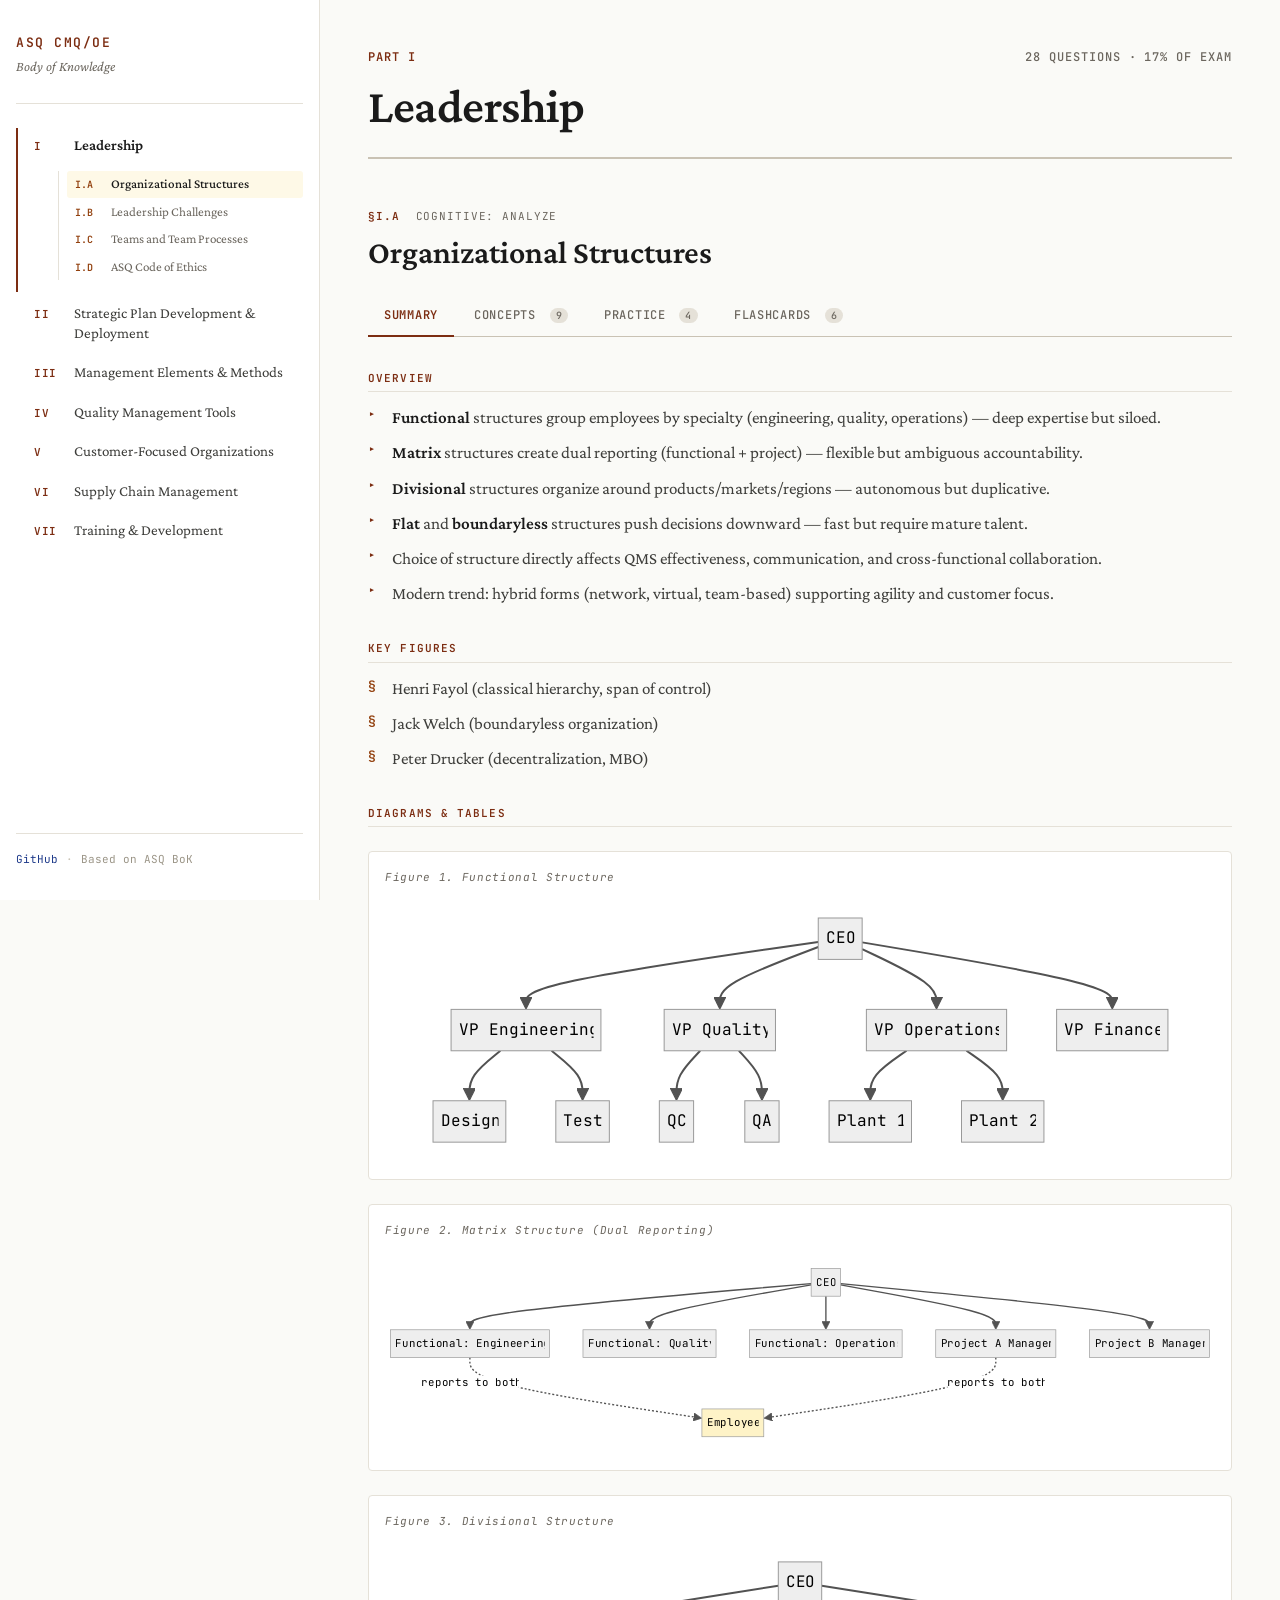
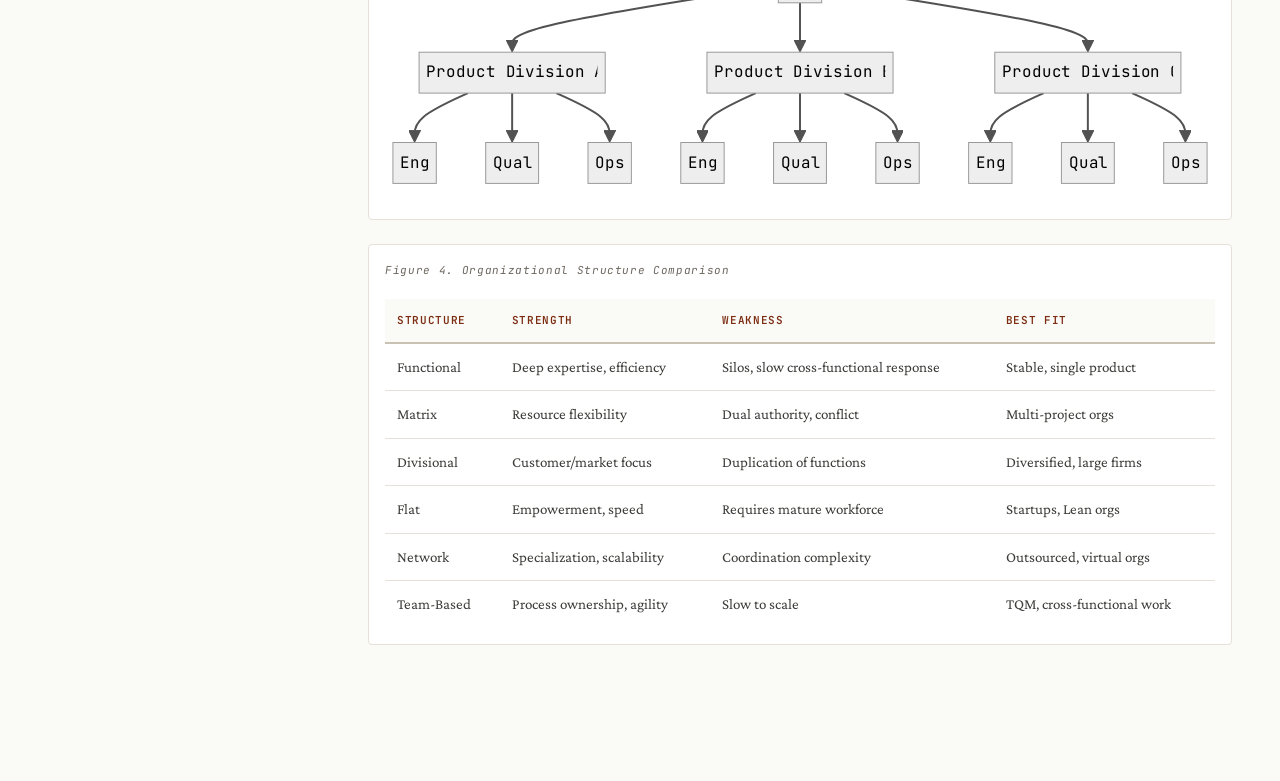
<file: index.html>
<!doctype html>
<html lang="en">
<head>
  <meta charset="utf-8" />
  <meta name="viewport" content="width=device-width, initial-scale=1" />
  <title>ASQ CMQ/OE Body of Knowledge — Study Portal</title>
  <meta name="description" content="ASQ Certified Manager of Quality / Operational Excellence — Body of Knowledge study portal." />

  <!-- Typography: LaTeX-inspired (Crimson Pro serif + JetBrains Mono) -->
  <link rel="preconnect" href="https://fonts.googleapis.com" />
  <link rel="preconnect" href="https://fonts.gstatic.com" crossorigin />
  <link href="https://fonts.googleapis.com/css2?family=Crimson+Pro:ital,wght@0,400;0,500;0,600;0,700;1,400&family=JetBrains+Mono:wght@400;500;600&display=swap" rel="stylesheet" />

  <!-- KaTeX (vendored, v0.16.9) -->
  <link rel="stylesheet" href="vendor/katex.min.css" />

  <!-- Stylesheet -->
  <link rel="stylesheet" href="css/style.css" />
</head>
<body>
  <div id="root"></div>

  <!-- Vendored libraries (pinned): React 18.3.1, Mermaid 10.9.1 -->
  <script src="vendor/react.production.min.js"></script>
  <script src="vendor/react-dom.production.min.js"></script>
  <script src="vendor/mermaid.min.js"></script>

  <!-- App: js/app.jsx precompiled to js/app.js (npm run build) -->
  <script src="js/app.js"></script>
</body>
</html>
</file>
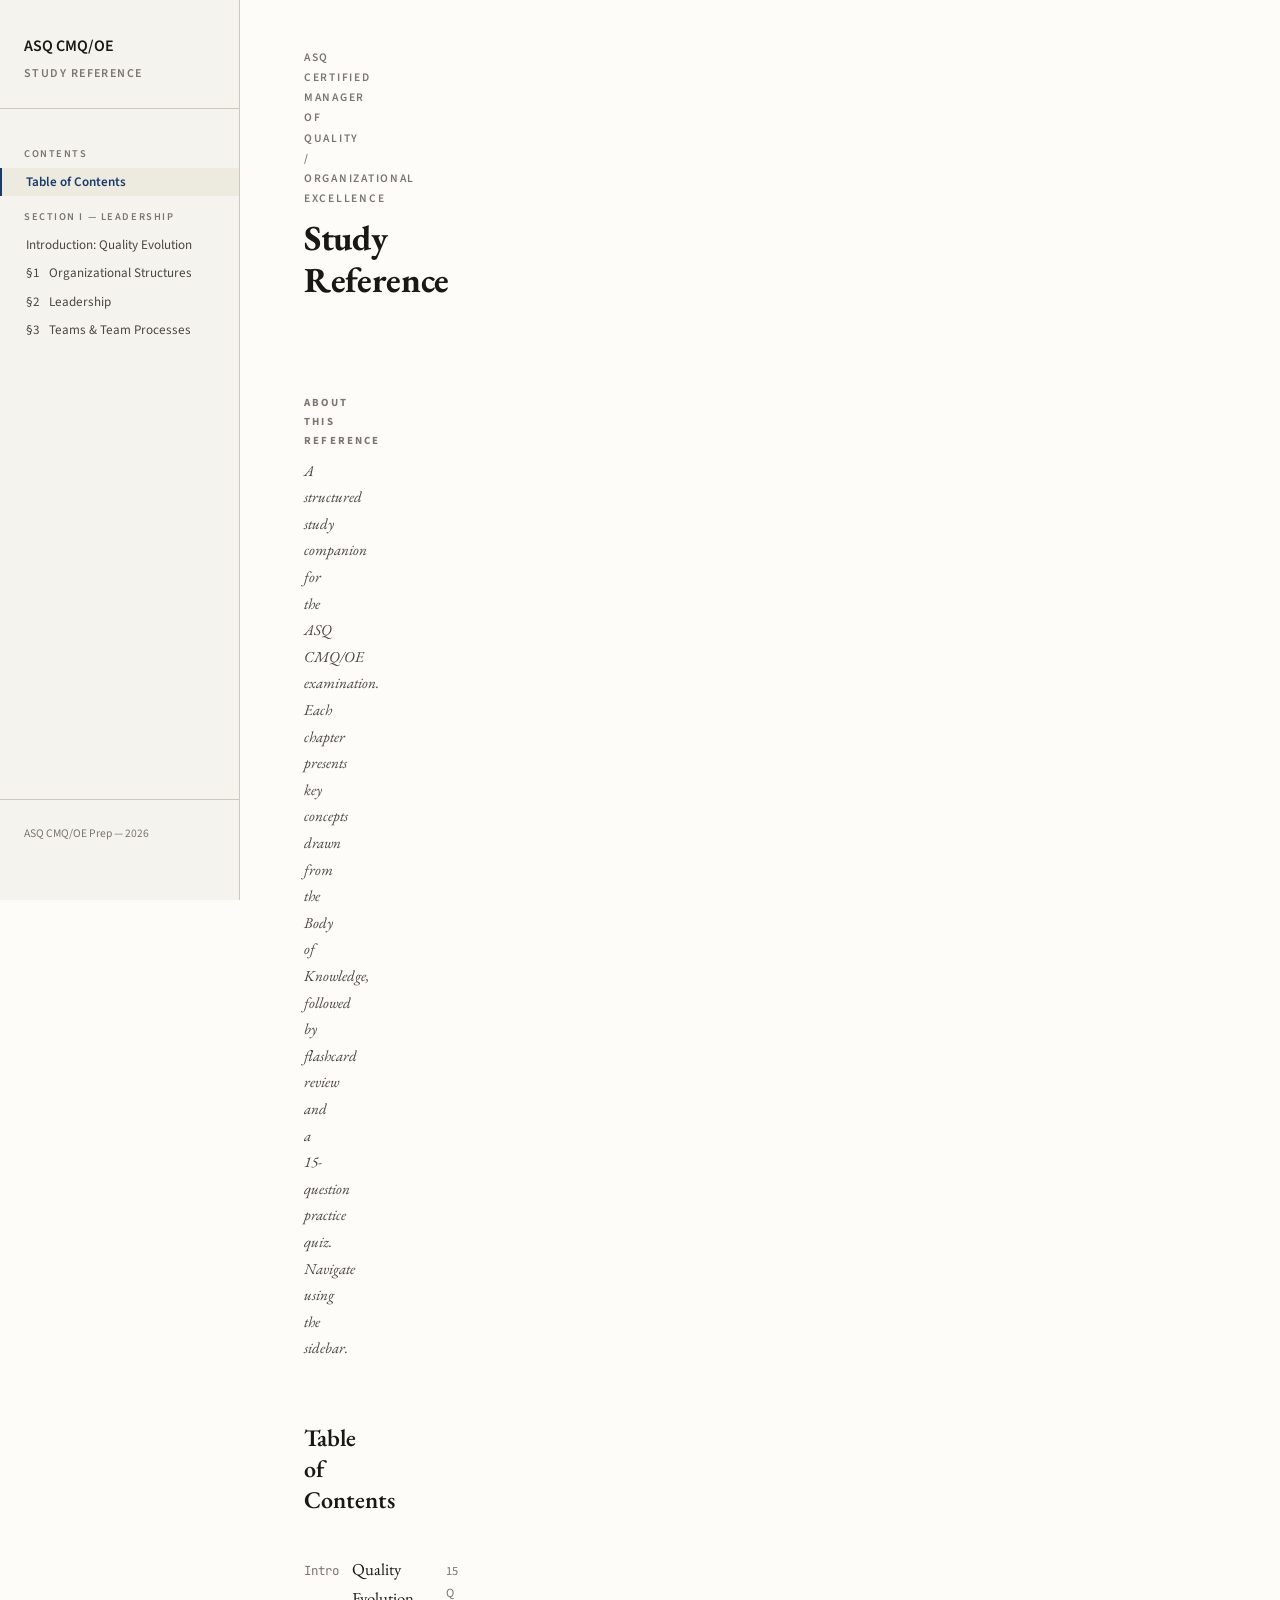
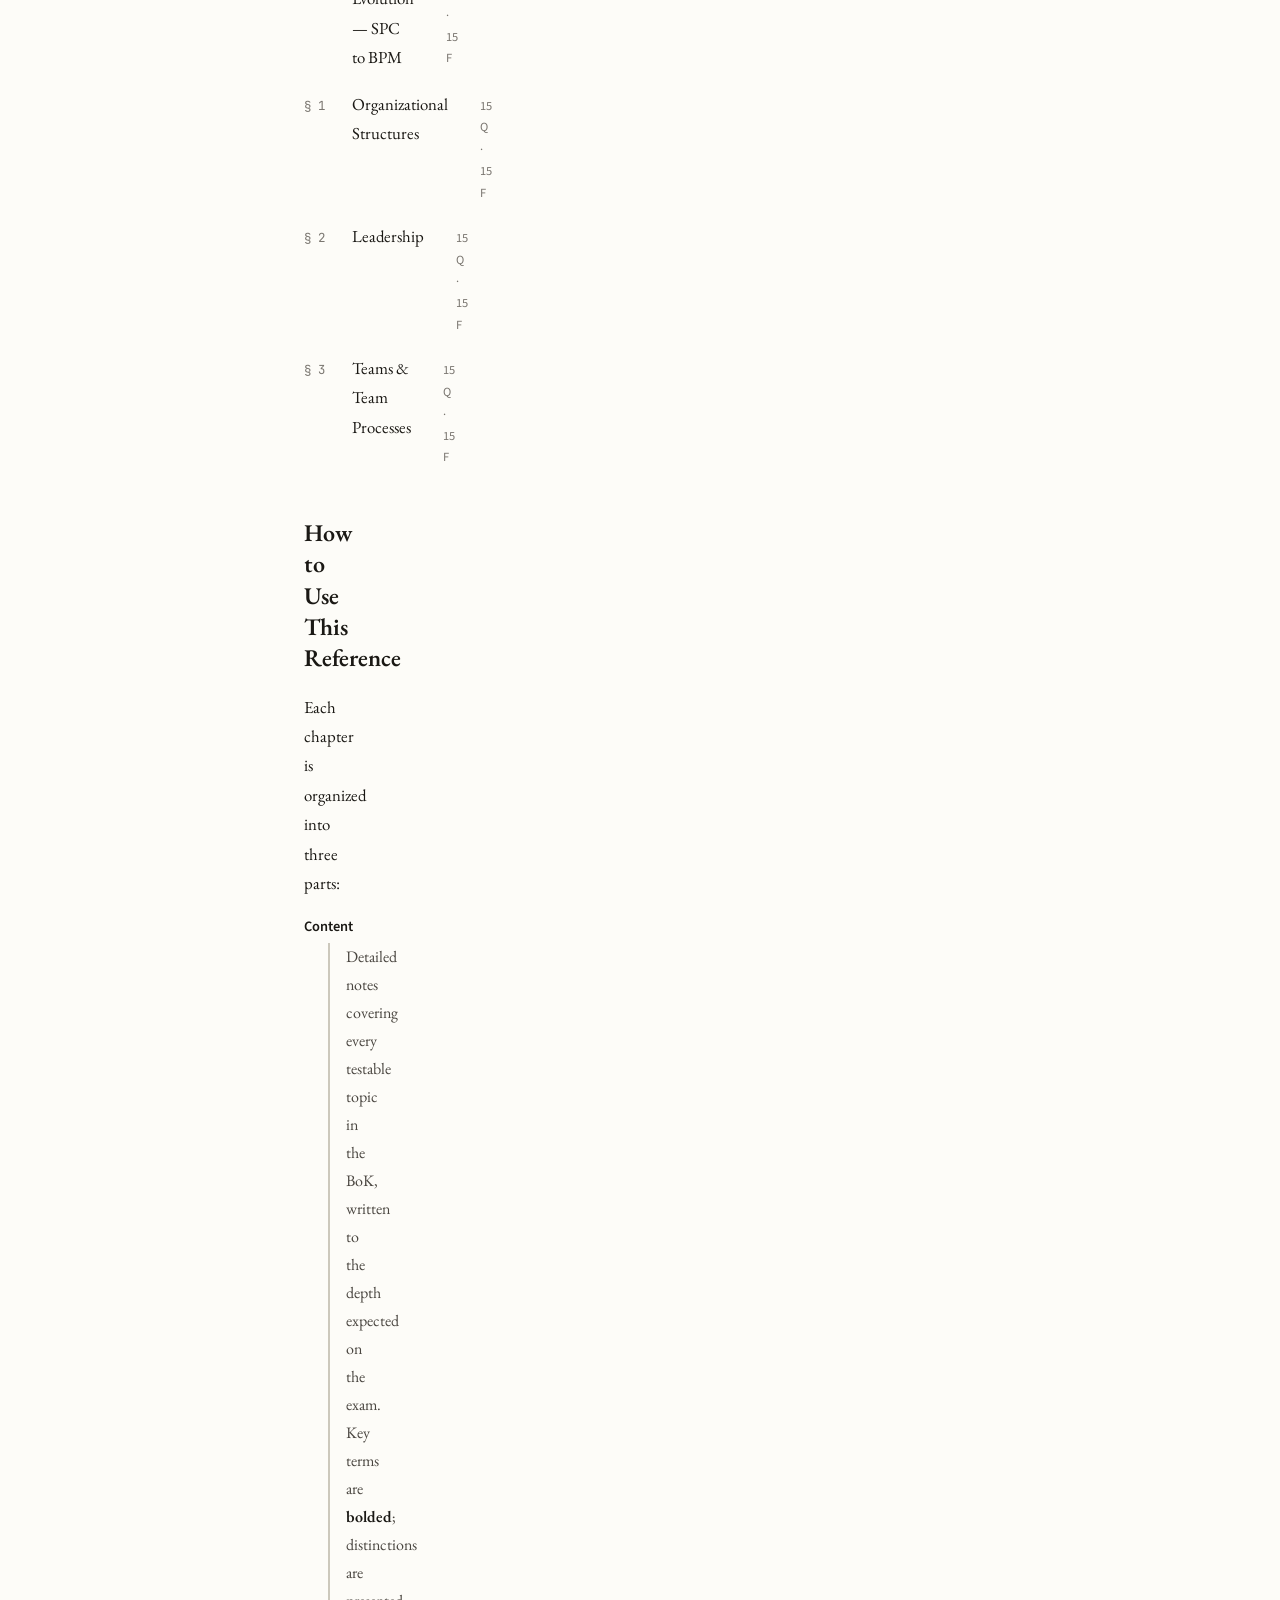
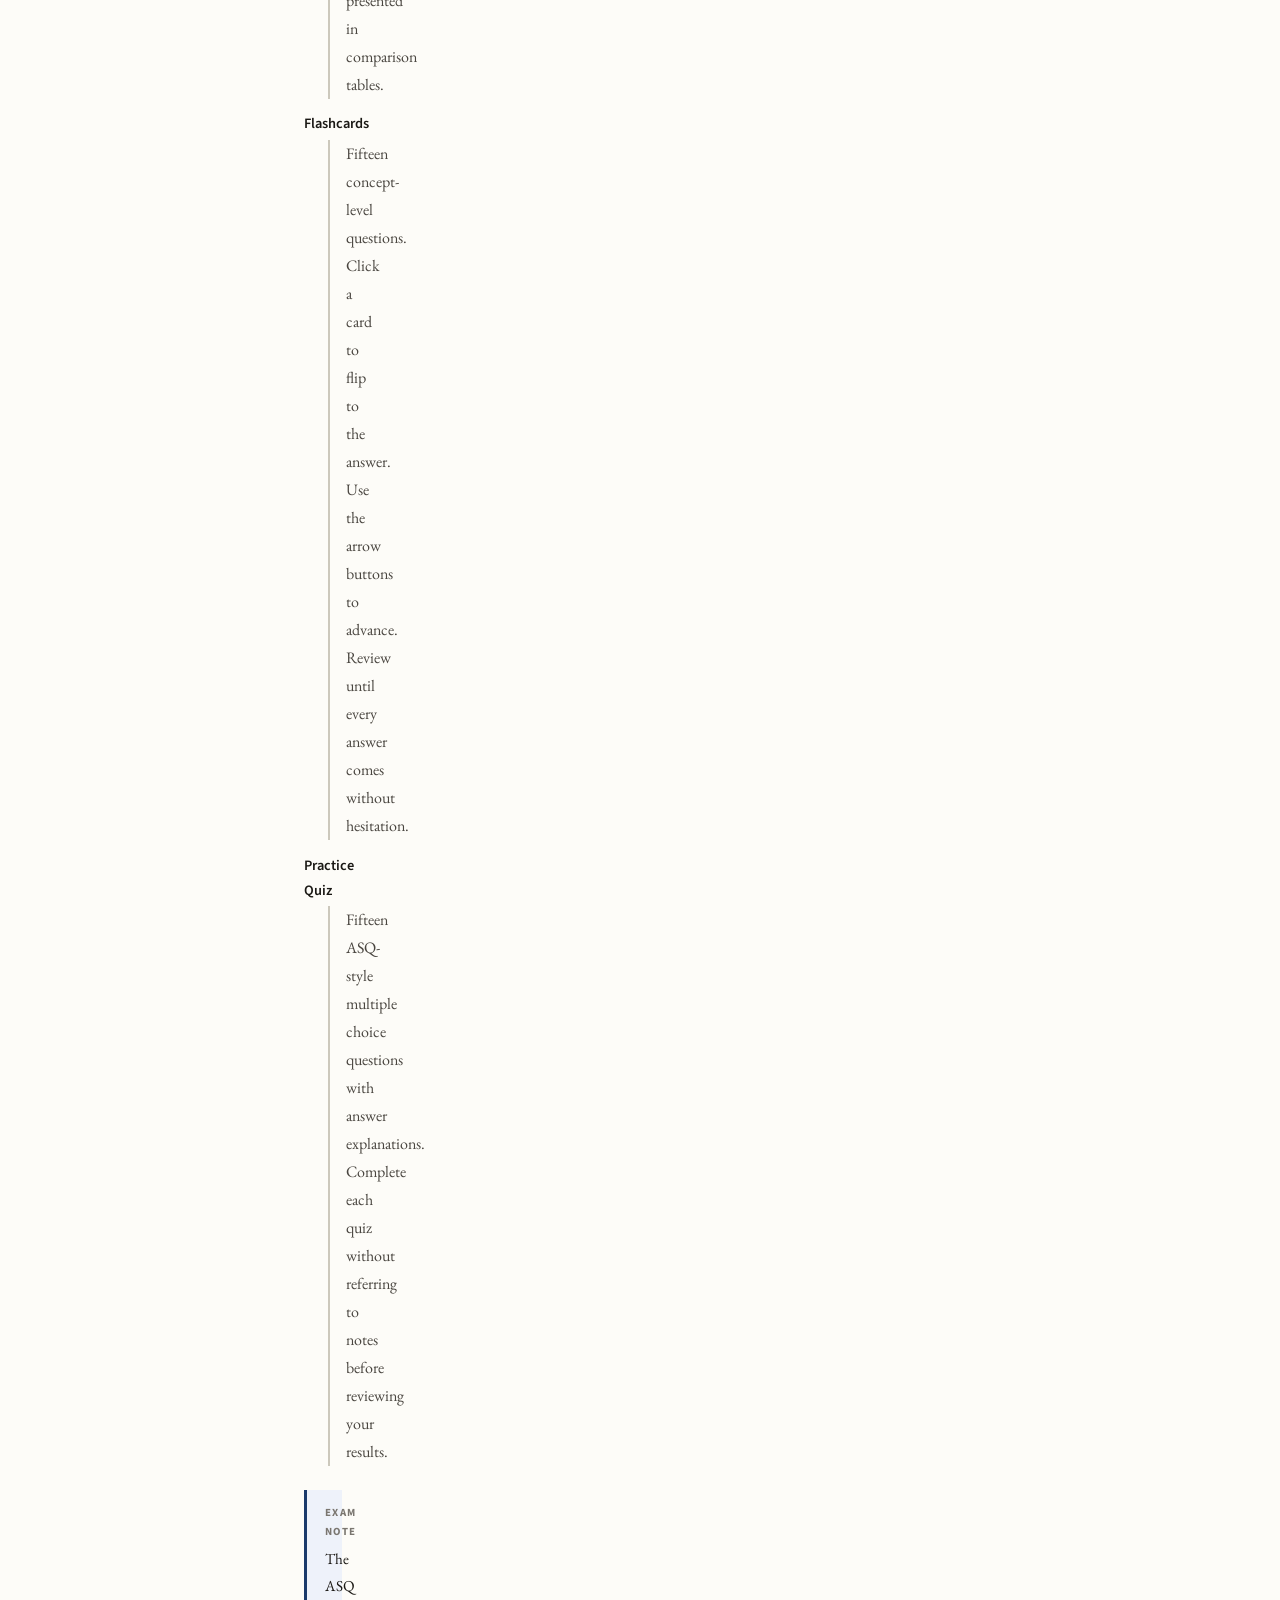
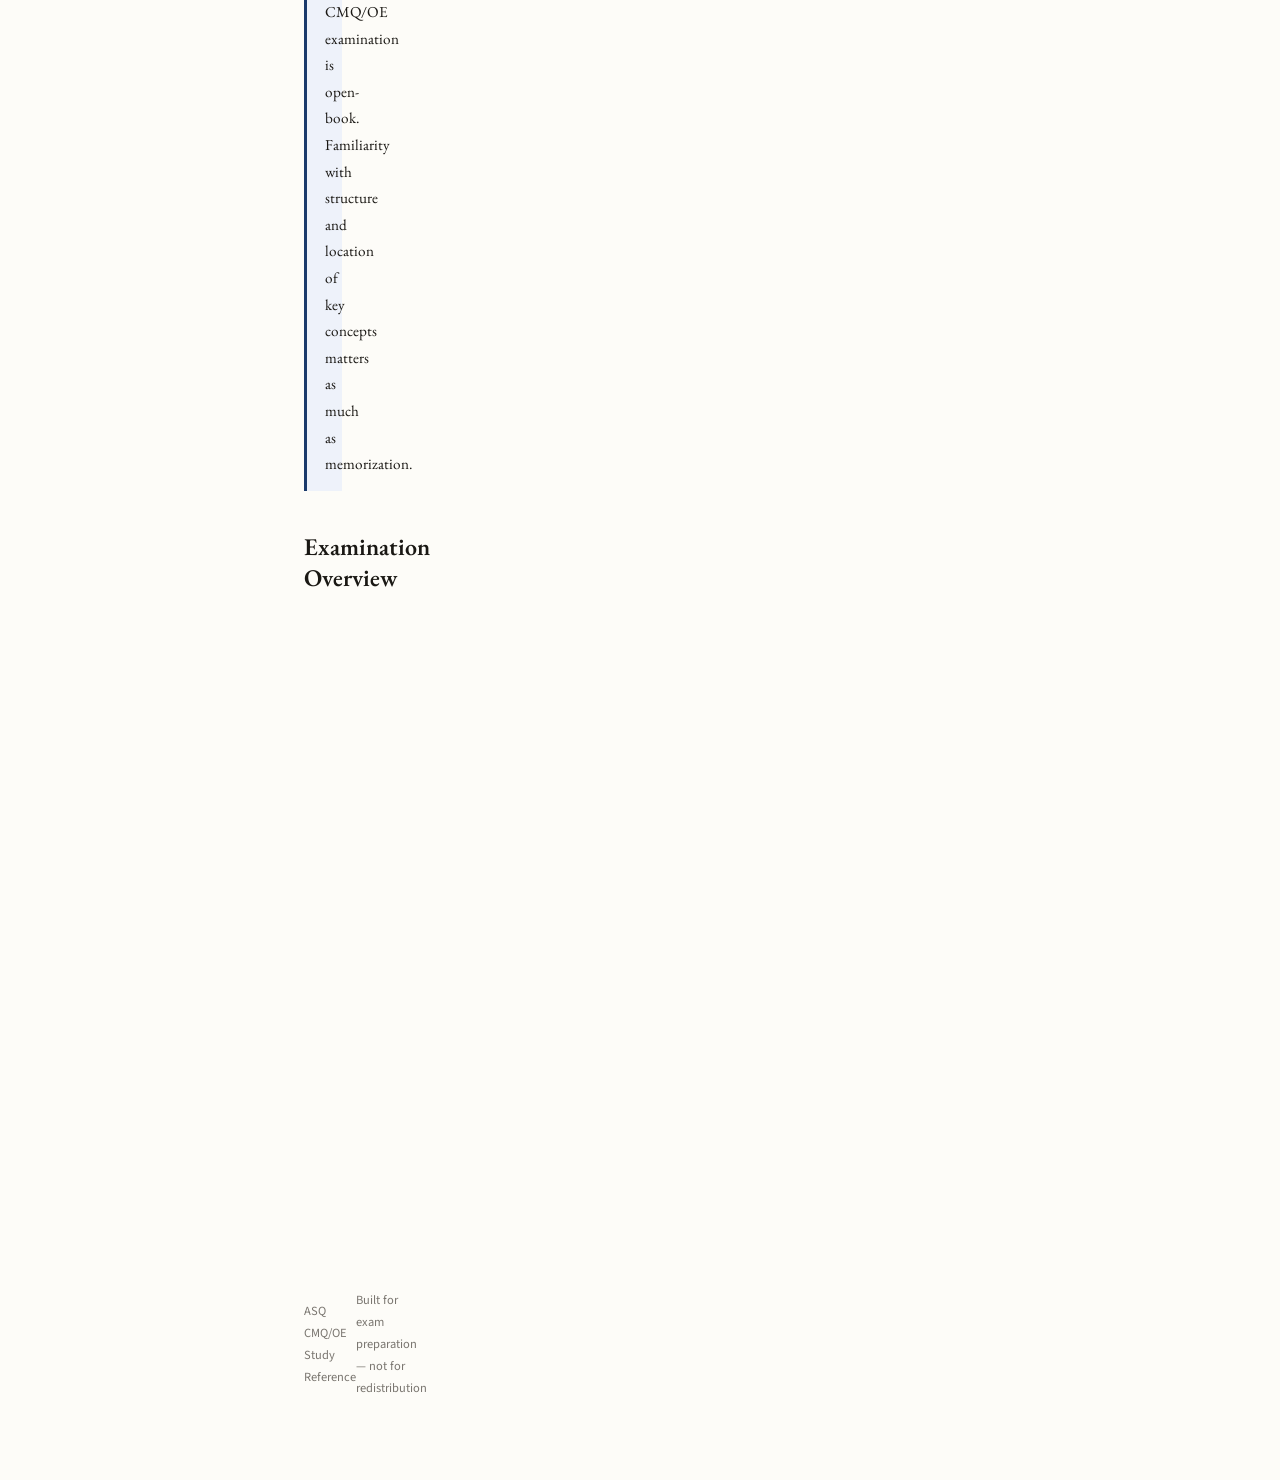
<file: redesign/index.html>
<!DOCTYPE html>
<html lang="en">
<head>
<meta charset="UTF-8">
<meta name="viewport" content="width=device-width, initial-scale=1.0">
<title>ASQ CMQ/OE — Study Reference</title>
<link rel="stylesheet" href="css/main.css">
</head>
<body>
<div class="layout">

  <aside class="sidebar">
    <div class="sidebar-brand">
      <strong>ASQ CMQ/OE</strong>
      Study Reference
    </div>
    <nav>
      <div class="nav-section">Contents</div>
      <a class="nav-link active" href="index.html">Table of Contents</a>
      <div class="nav-section">Section I — Leadership</div>
      <a class="nav-link" href="chapters/intro.html">Introduction: Quality Evolution</a>
      <a class="nav-link" href="chapters/ch1.html">§1 &nbsp; Organizational Structures</a>
      <a class="nav-link" href="chapters/ch2.html">§2 &nbsp; Leadership</a>
      <a class="nav-link" href="chapters/ch3.html">§3 &nbsp; Teams &amp; Team Processes</a>
    </nav>
    <div class="sidebar-footer">
      ASQ CMQ/OE Prep &mdash; 2026
    </div>
  </aside>

  <main class="main">

    <div class="doc-header">
      <div class="doc-label">ASQ Certified Manager of Quality / Organizational Excellence</div>
      <h1>Study Reference</h1>
    </div>

    <div class="abstract">
      <div class="abstract-label">About this reference</div>
      <p>A structured study companion for the ASQ CMQ/OE examination. Each chapter presents key concepts drawn from the Body of Knowledge, followed by flashcard review and a 15-question practice quiz. Navigate using the sidebar.</p>
    </div>

    <h2>Table of Contents</h2>

    <div class="toc">
      <a class="toc-item" href="chapters/intro.html">
        <span class="toc-num">Intro</span>
        <span class="toc-title">Quality Evolution &mdash; SPC to BPM</span>
        <span class="toc-dots"></span>
        <span class="toc-sub">15 Q &middot; 15 F</span>
      </a>
      <a class="toc-item" href="chapters/ch1.html">
        <span class="toc-num">§ 1</span>
        <span class="toc-title">Organizational Structures</span>
        <span class="toc-dots"></span>
        <span class="toc-sub">15 Q &middot; 15 F</span>
      </a>
      <a class="toc-item" href="chapters/ch2.html">
        <span class="toc-num">§ 2</span>
        <span class="toc-title">Leadership</span>
        <span class="toc-dots"></span>
        <span class="toc-sub">15 Q &middot; 15 F</span>
      </a>
      <a class="toc-item" href="chapters/ch3.html">
        <span class="toc-num">§ 3</span>
        <span class="toc-title">Teams &amp; Team Processes</span>
        <span class="toc-dots"></span>
        <span class="toc-sub">15 Q &middot; 15 F</span>
      </a>
    </div>

    <h2>How to Use This Reference</h2>

    <p>Each chapter is organized into three parts:</p>

    <dl>
      <dt>Content</dt>
      <dd>Detailed notes covering every testable topic in the BoK, written to the depth expected on the exam. Key terms are <strong>bolded</strong>; distinctions are presented in comparison tables.</dd>
      <dt>Flashcards</dt>
      <dd>Fifteen concept-level questions. Click a card to flip to the answer. Use the arrow buttons to advance. Review until every answer comes without hesitation.</dd>
      <dt>Practice Quiz</dt>
      <dd>Fifteen ASQ-style multiple choice questions with answer explanations. Complete each quiz without referring to notes before reviewing your results.</dd>
    </dl>

    <div class="callout note">
      <div class="callout-label">Exam Note</div>
      <p>The ASQ CMQ/OE examination is open-book. Familiarity with structure and location of key concepts matters as much as memorization.</p>
    </div>

    <h2>Examination Overview</h2>

    <div class="table-wrap">
      <table>
        <thead>
          <tr>
            <th>Section</th>
            <th>Topic</th>
            <th>BoK Weight</th>
          </tr>
        </thead>
        <tbody>
          <tr><td><code>I</code></td><td>Leadership</td><td>~22%</td></tr>
          <tr><td><code>II</code></td><td>Strategic Plan Development &amp; Deployment</td><td>~17%</td></tr>
          <tr><td><code>III</code></td><td>Management Elements &amp; Methods</td><td>~25%</td></tr>
          <tr><td><code>IV</code></td><td>Quality Management Tools</td><td>~12%</td></tr>
          <tr><td><code>V</code></td><td>Customer-Focused Organizations</td><td>~9%</td></tr>
          <tr><td><code>VI</code></td><td>Supply Chain Management</td><td>~8%</td></tr>
          <tr><td><code>VII</code></td><td>Training &amp; Development</td><td>~7%</td></tr>
        </tbody>
      </table>
    </div>

    <div class="doc-footer">
      <span>ASQ CMQ/OE Study Reference</span>
      <span>Built for exam preparation &mdash; not for redistribution</span>
    </div>

  </main>
</div>
</body>
</html>
</file>
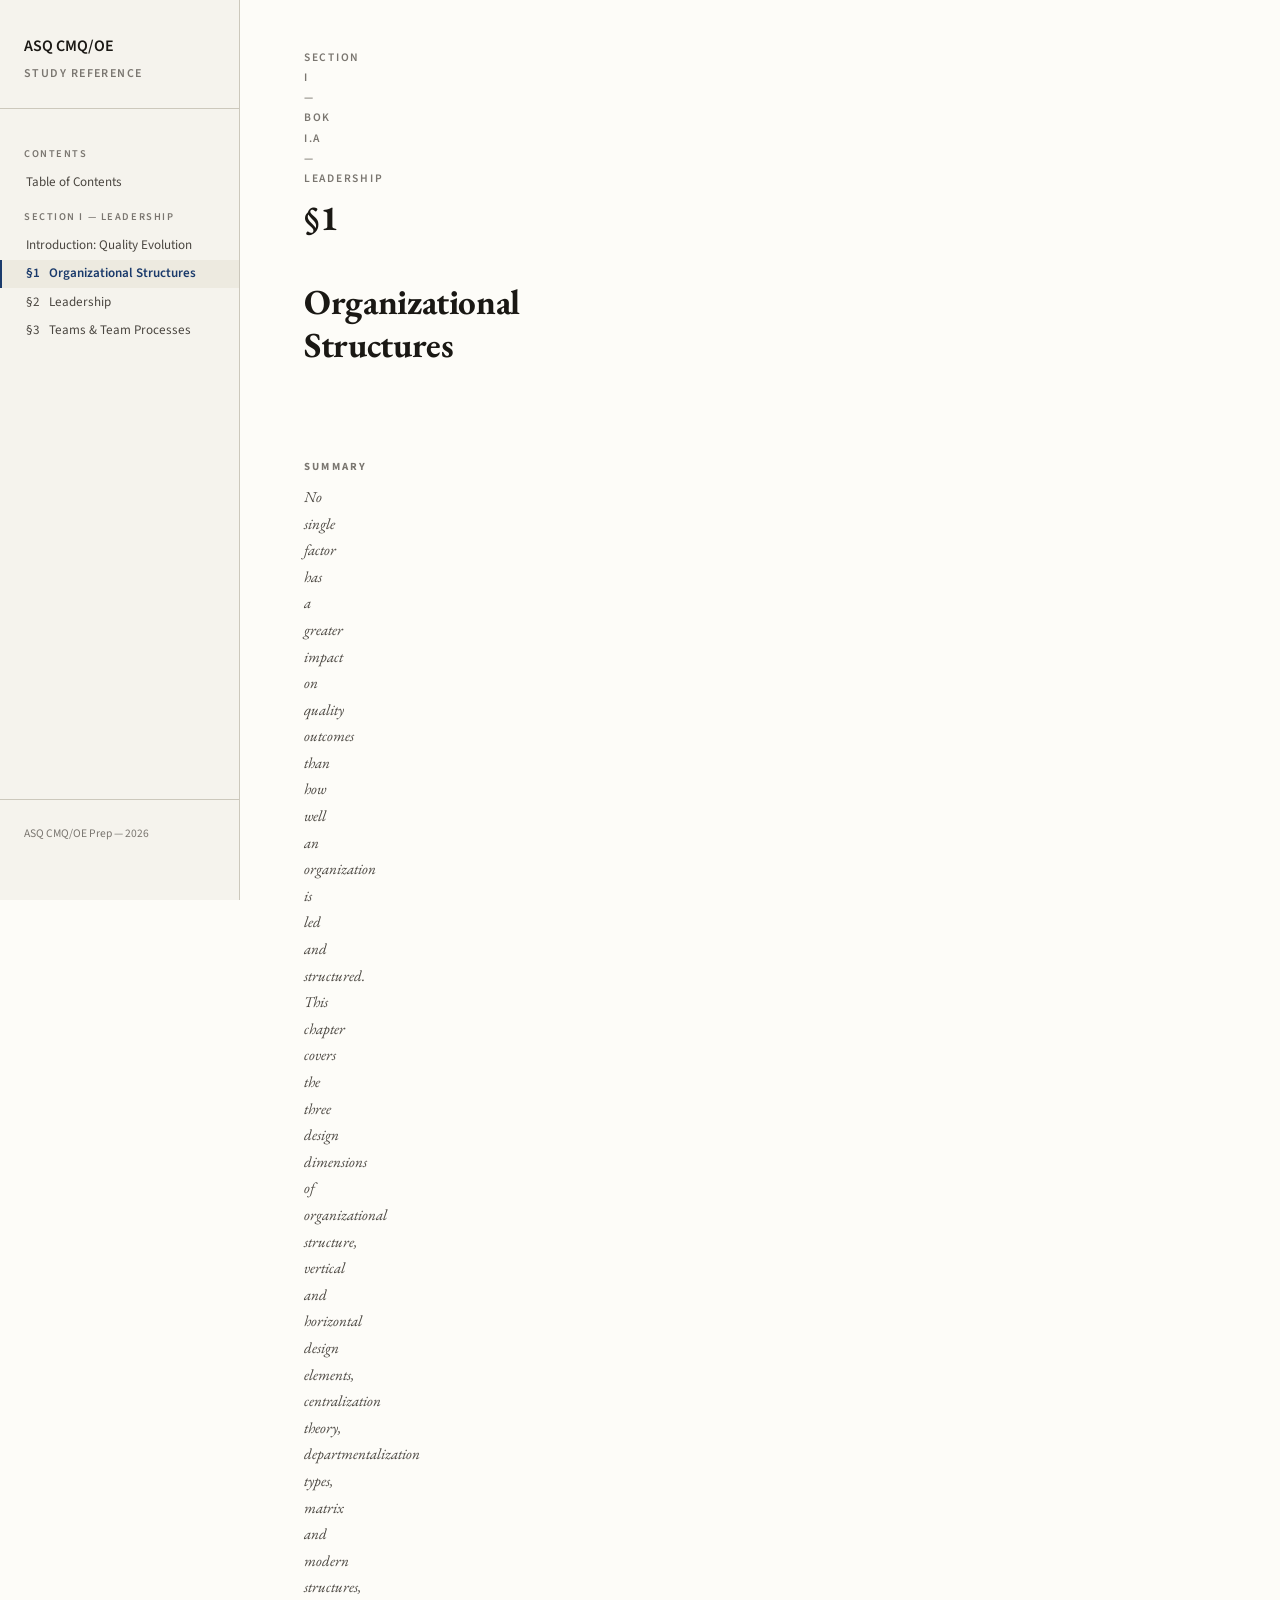
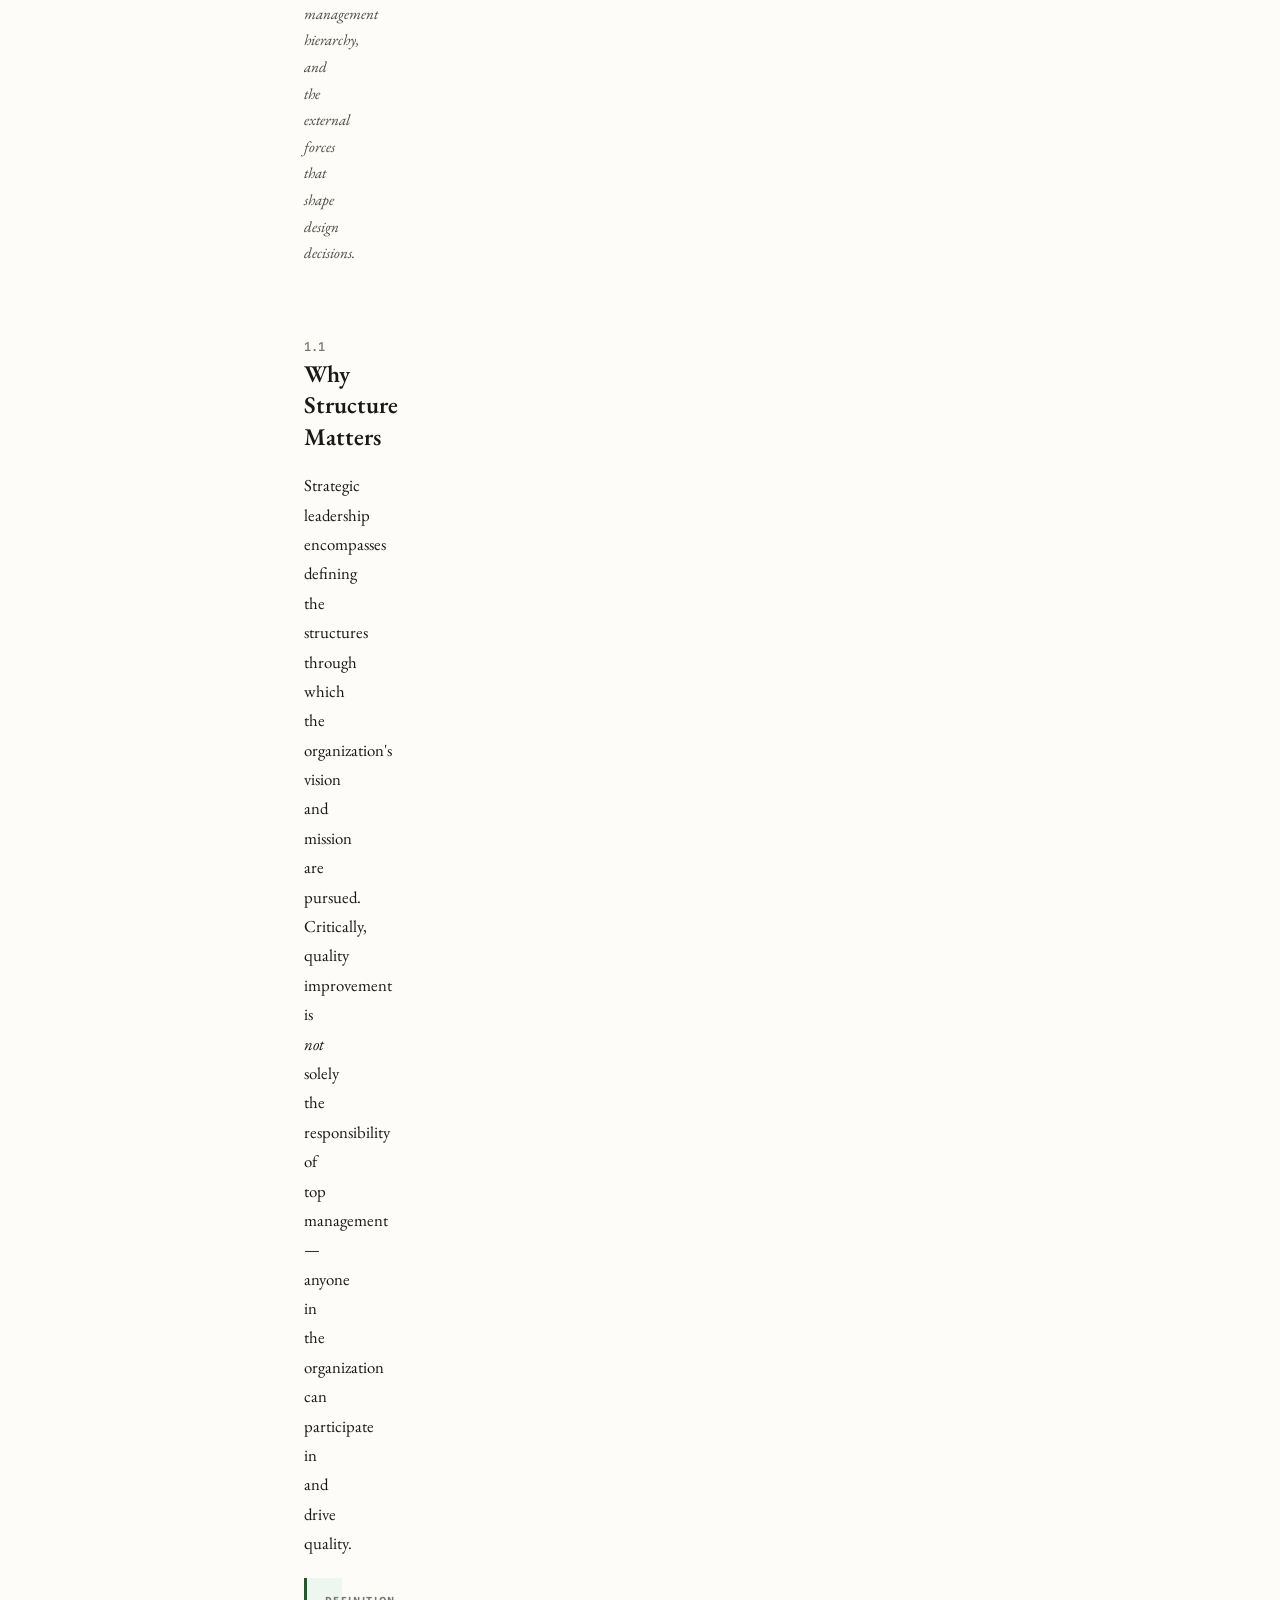
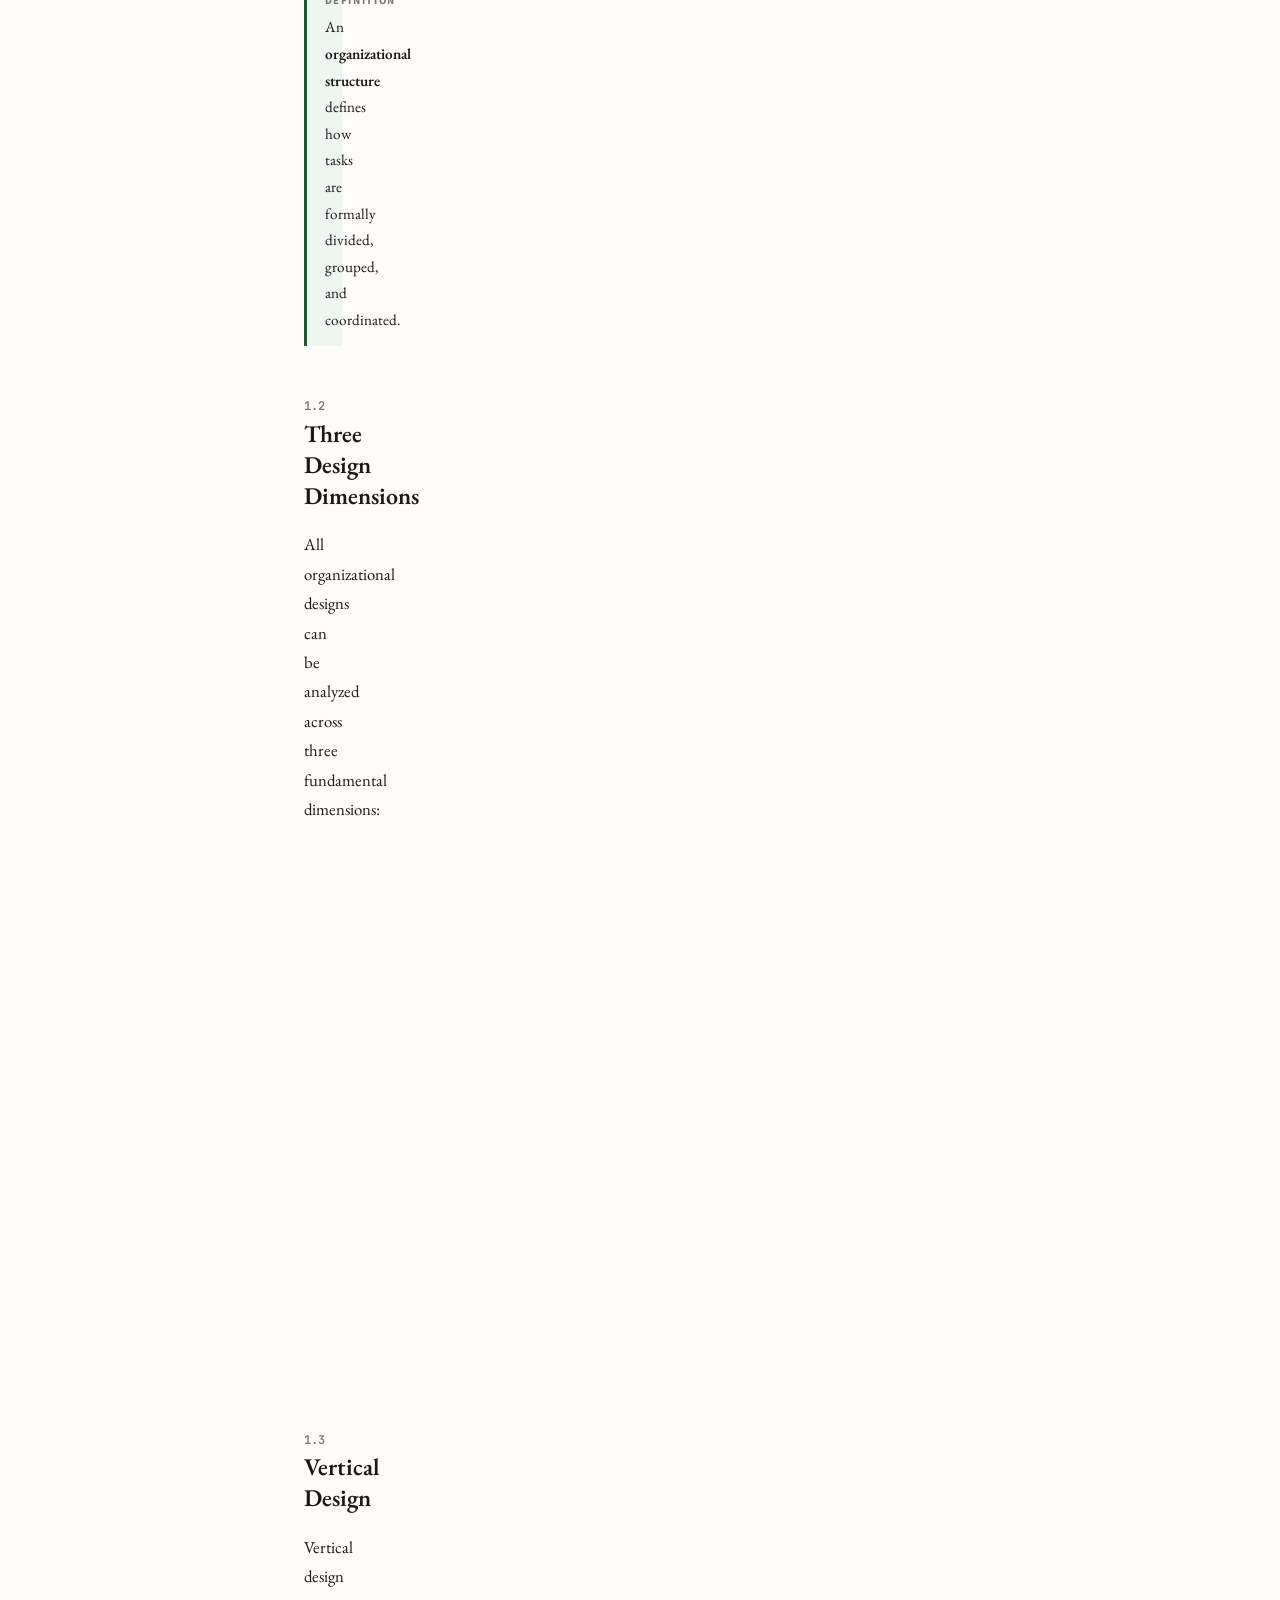
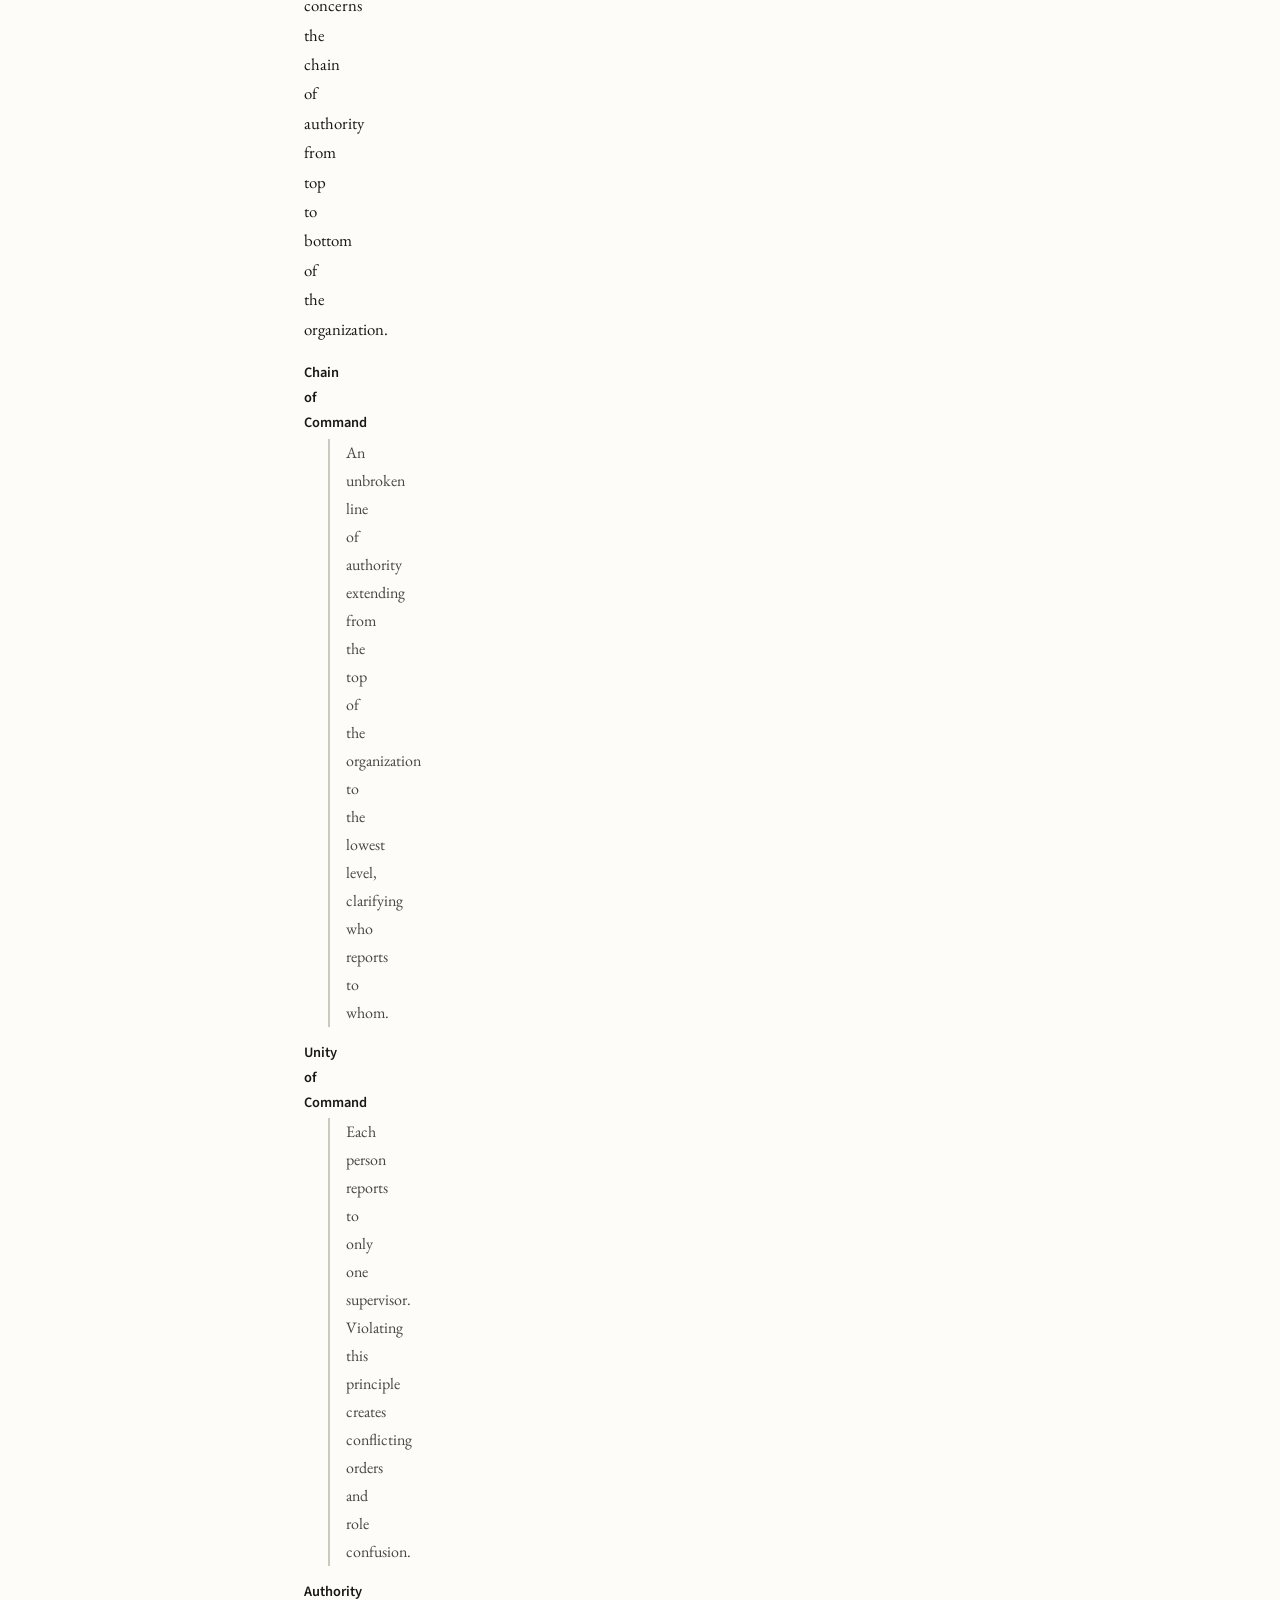
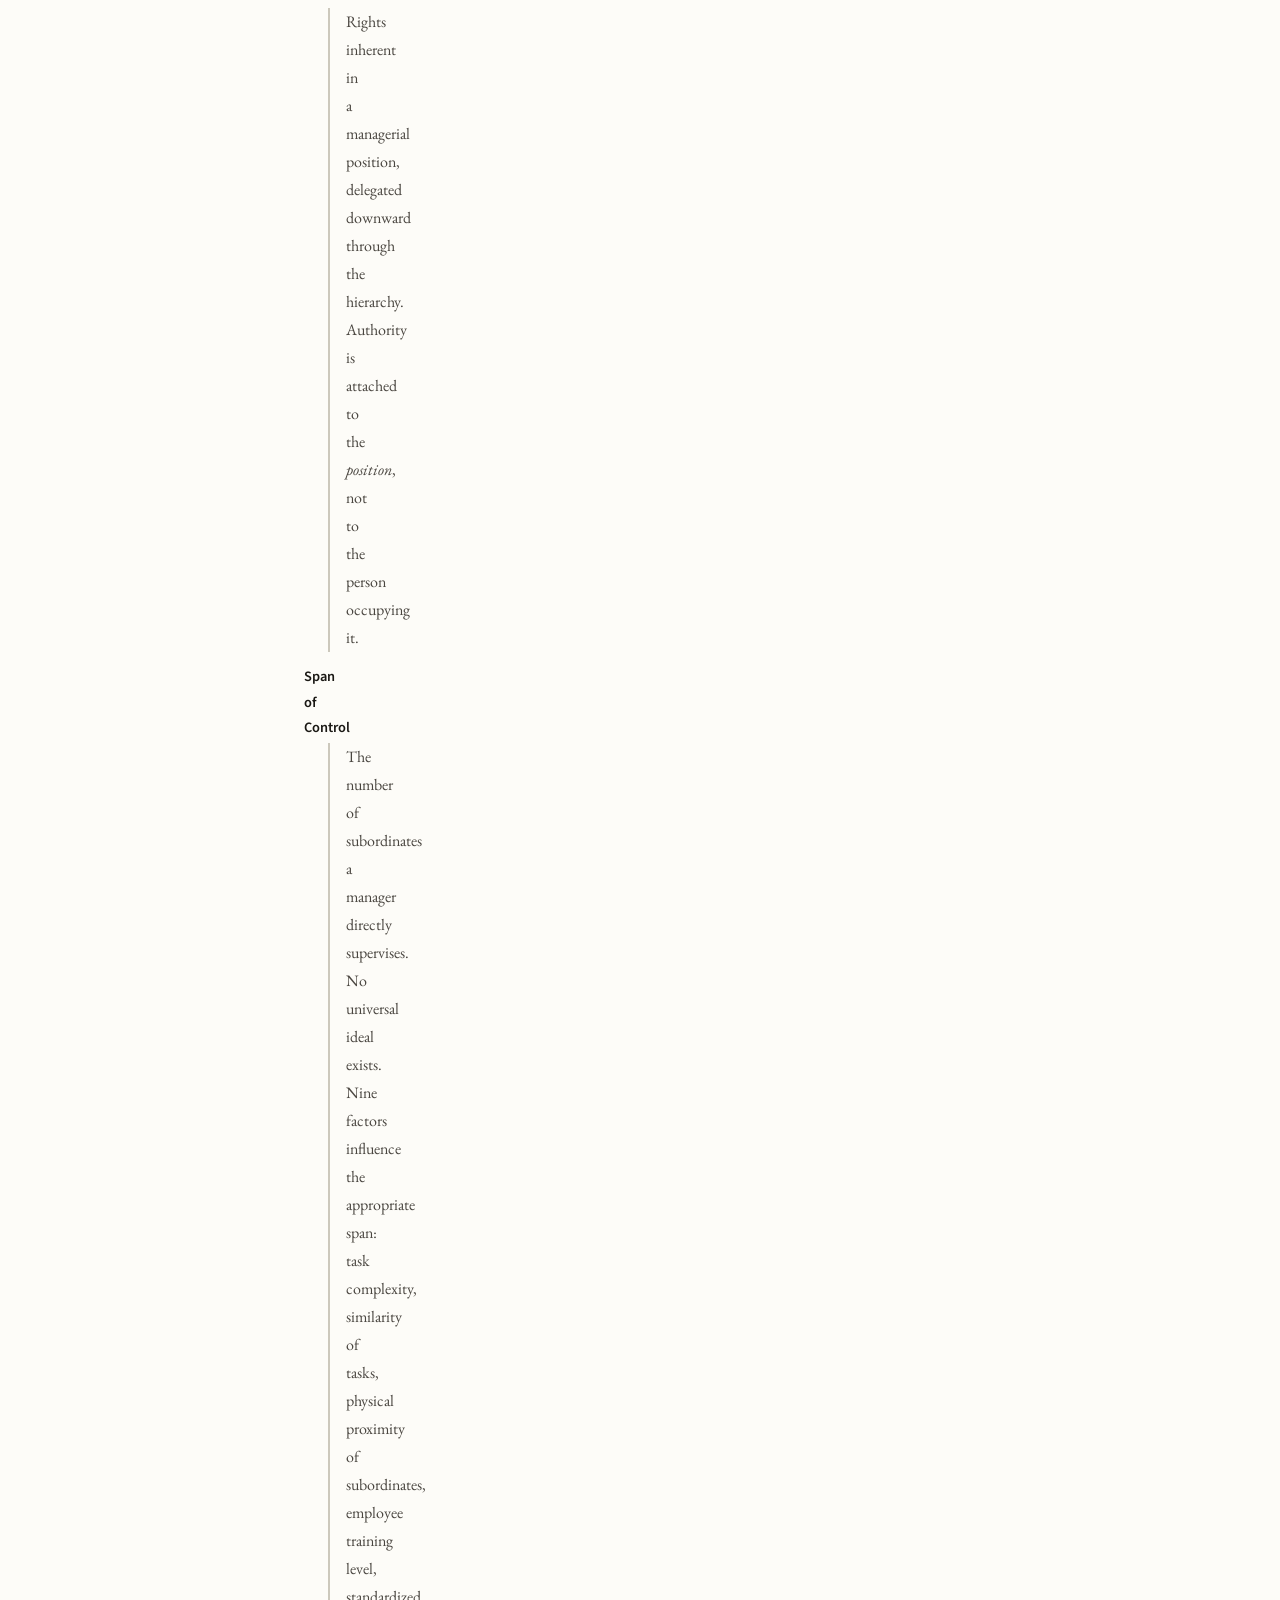
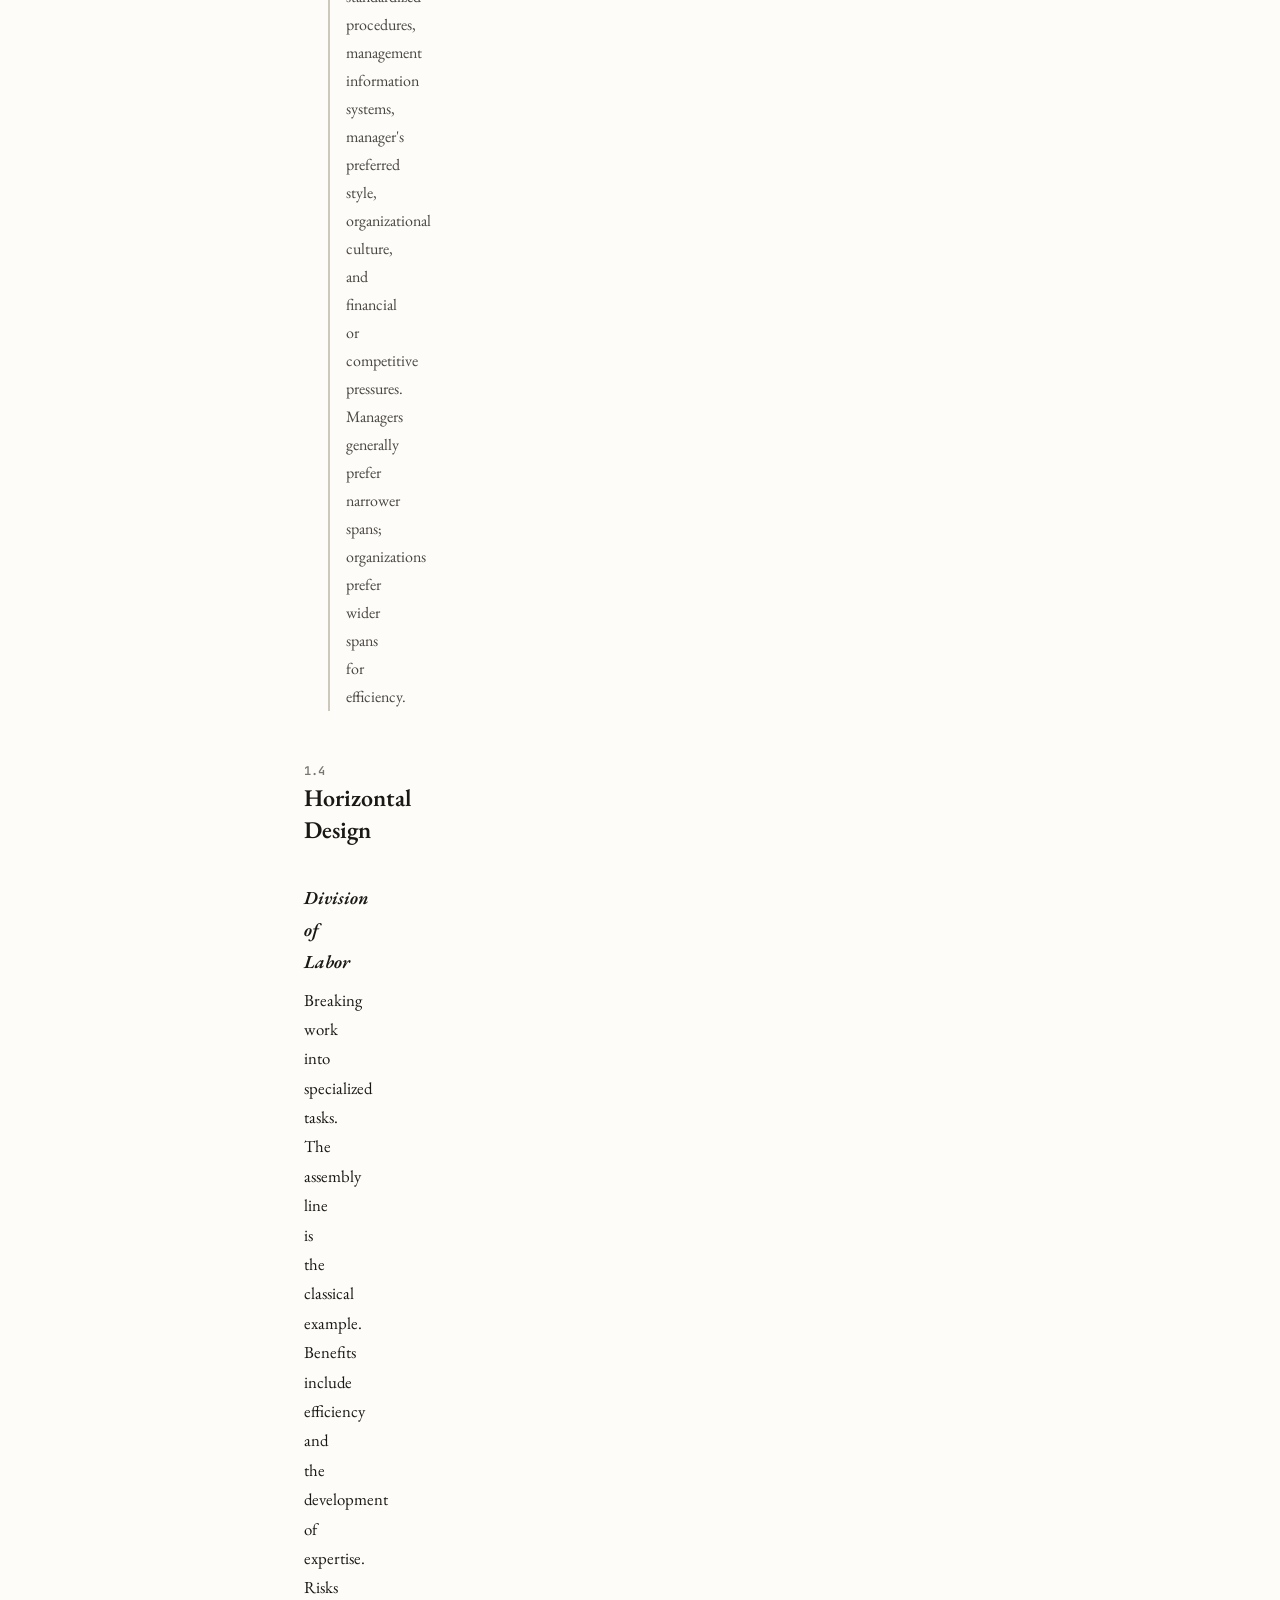
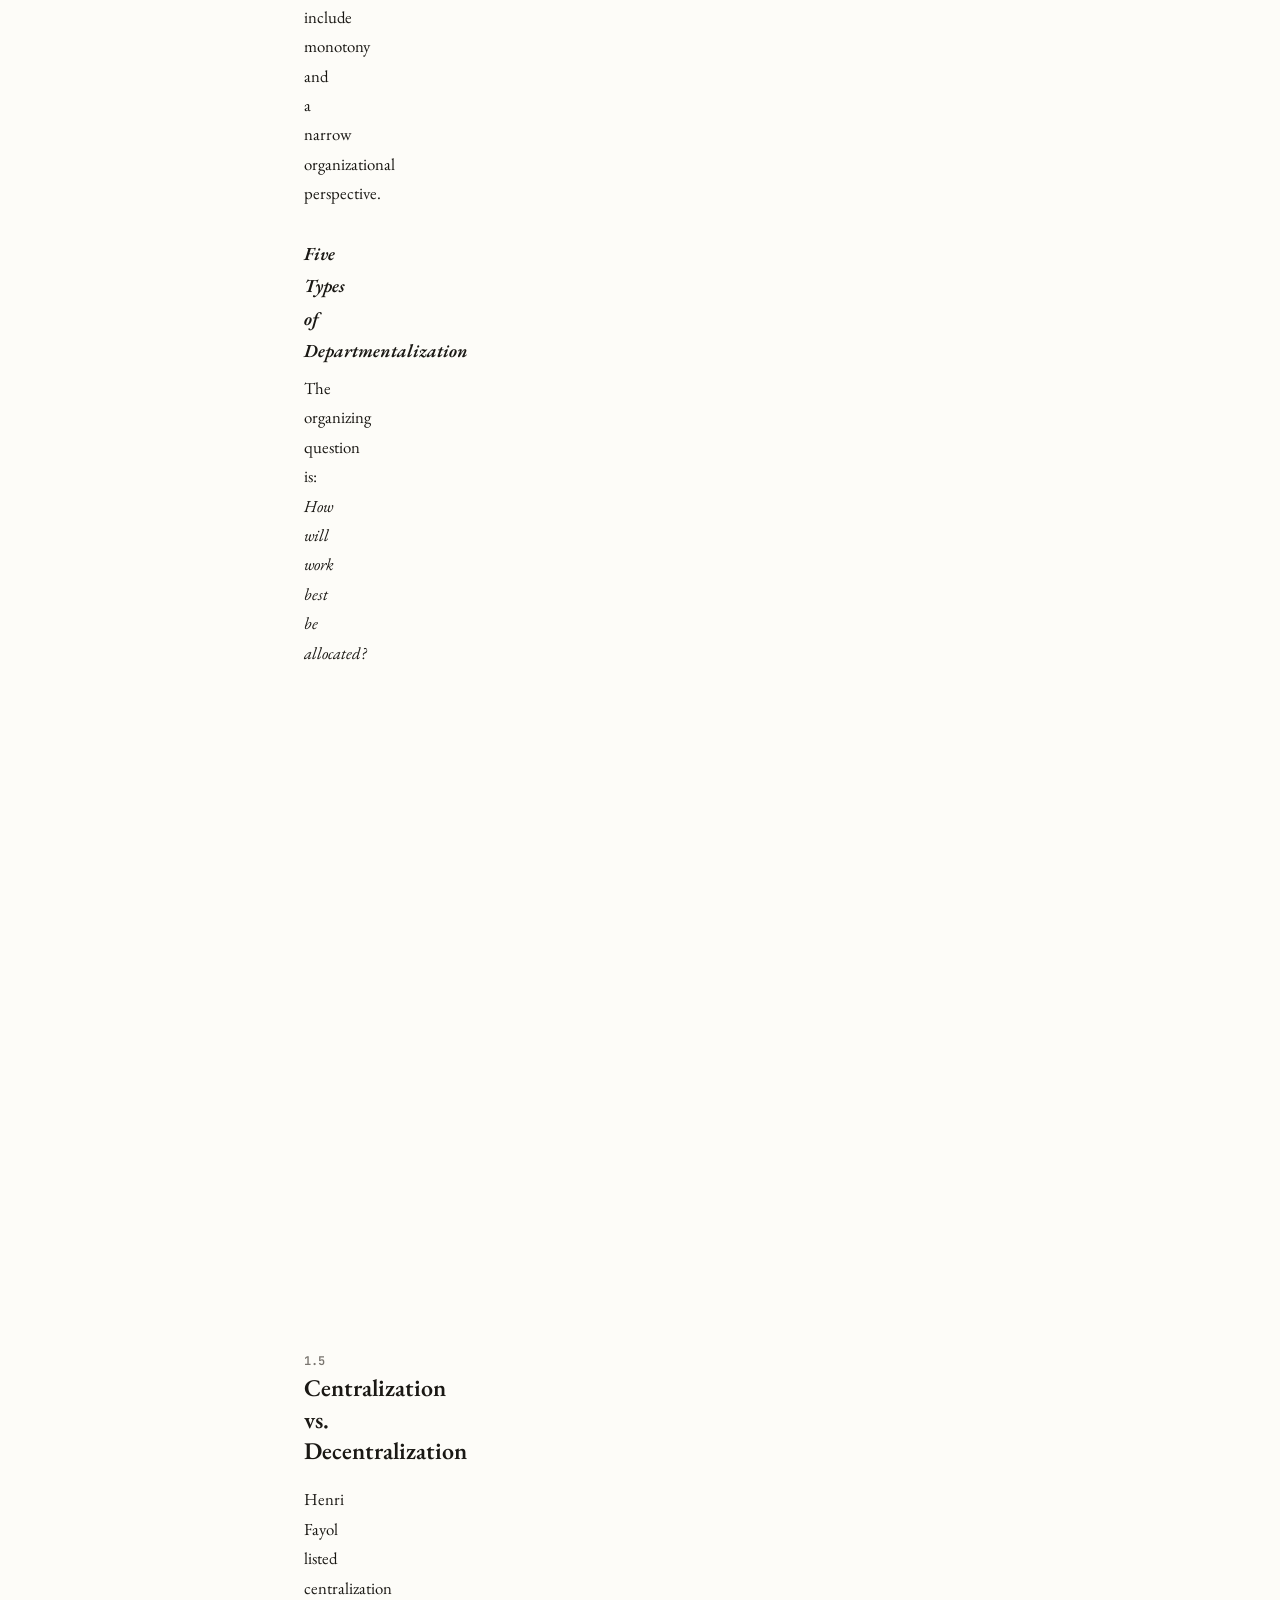
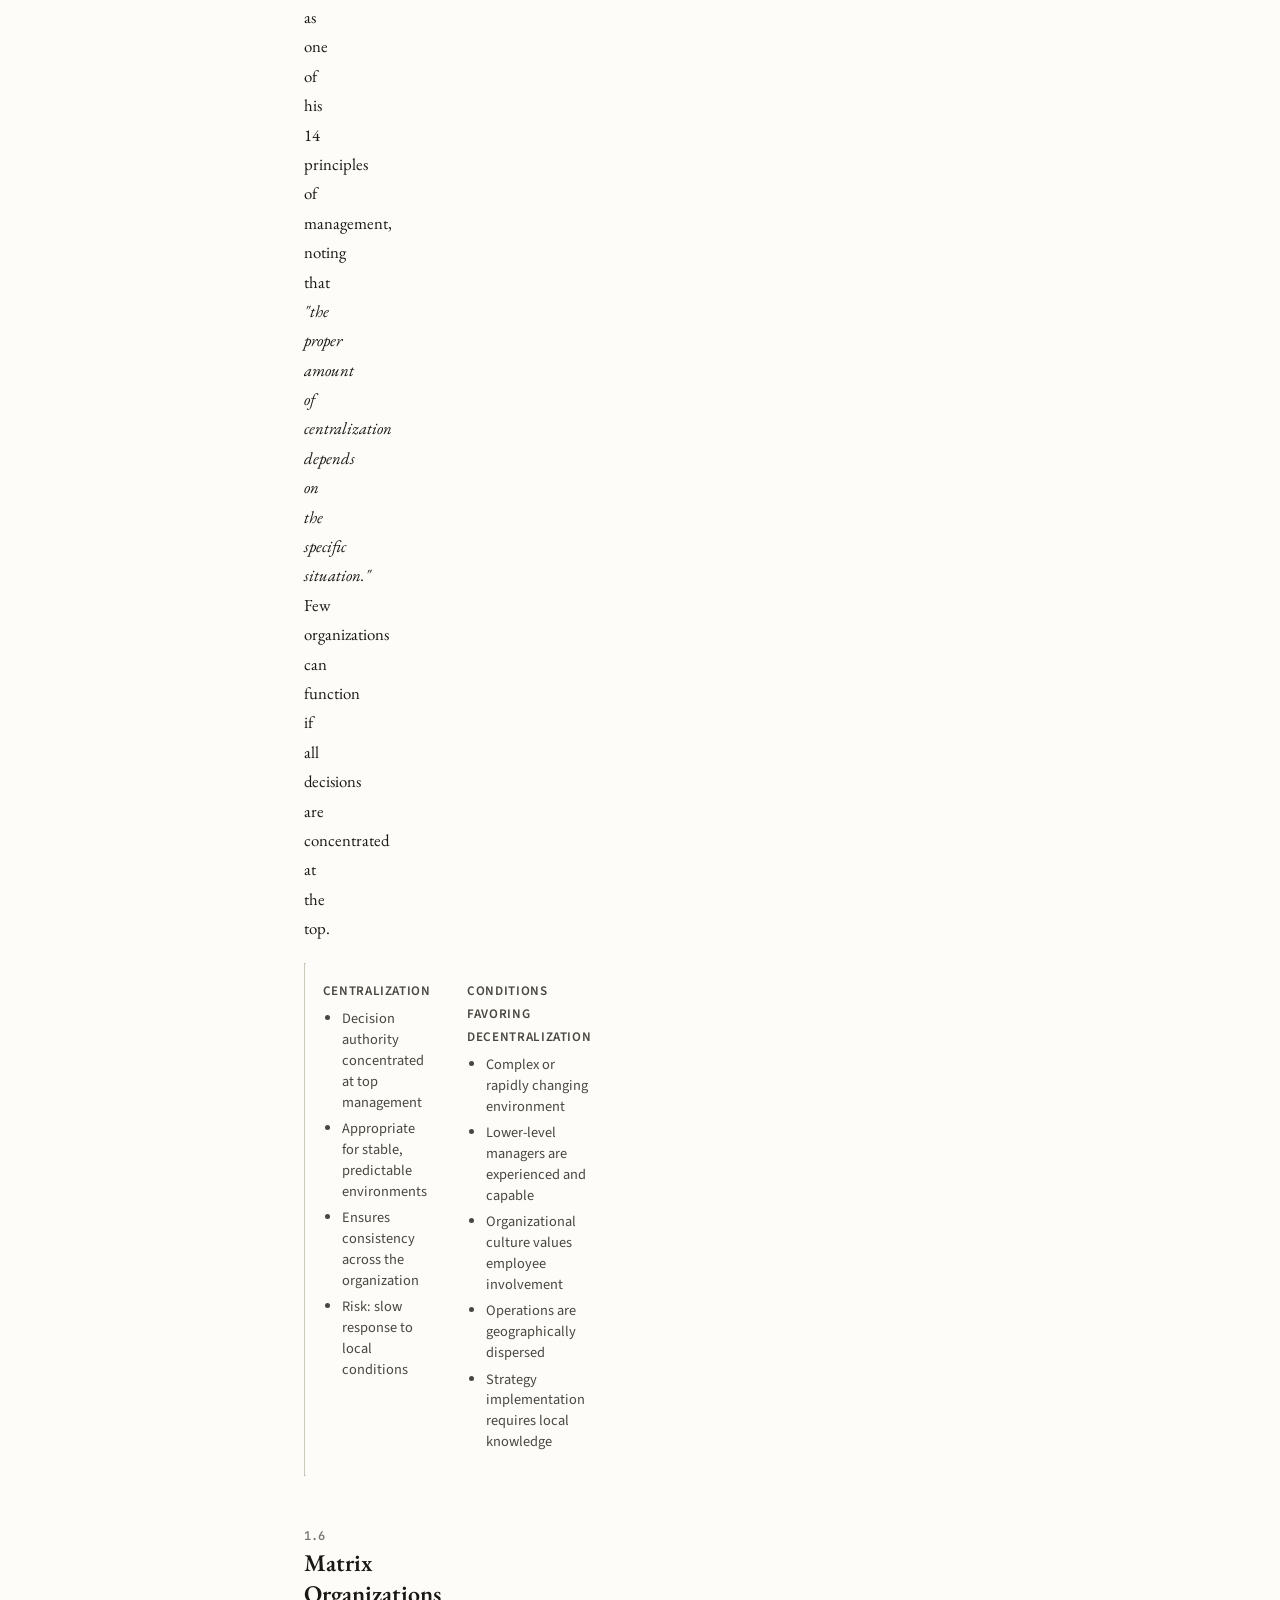
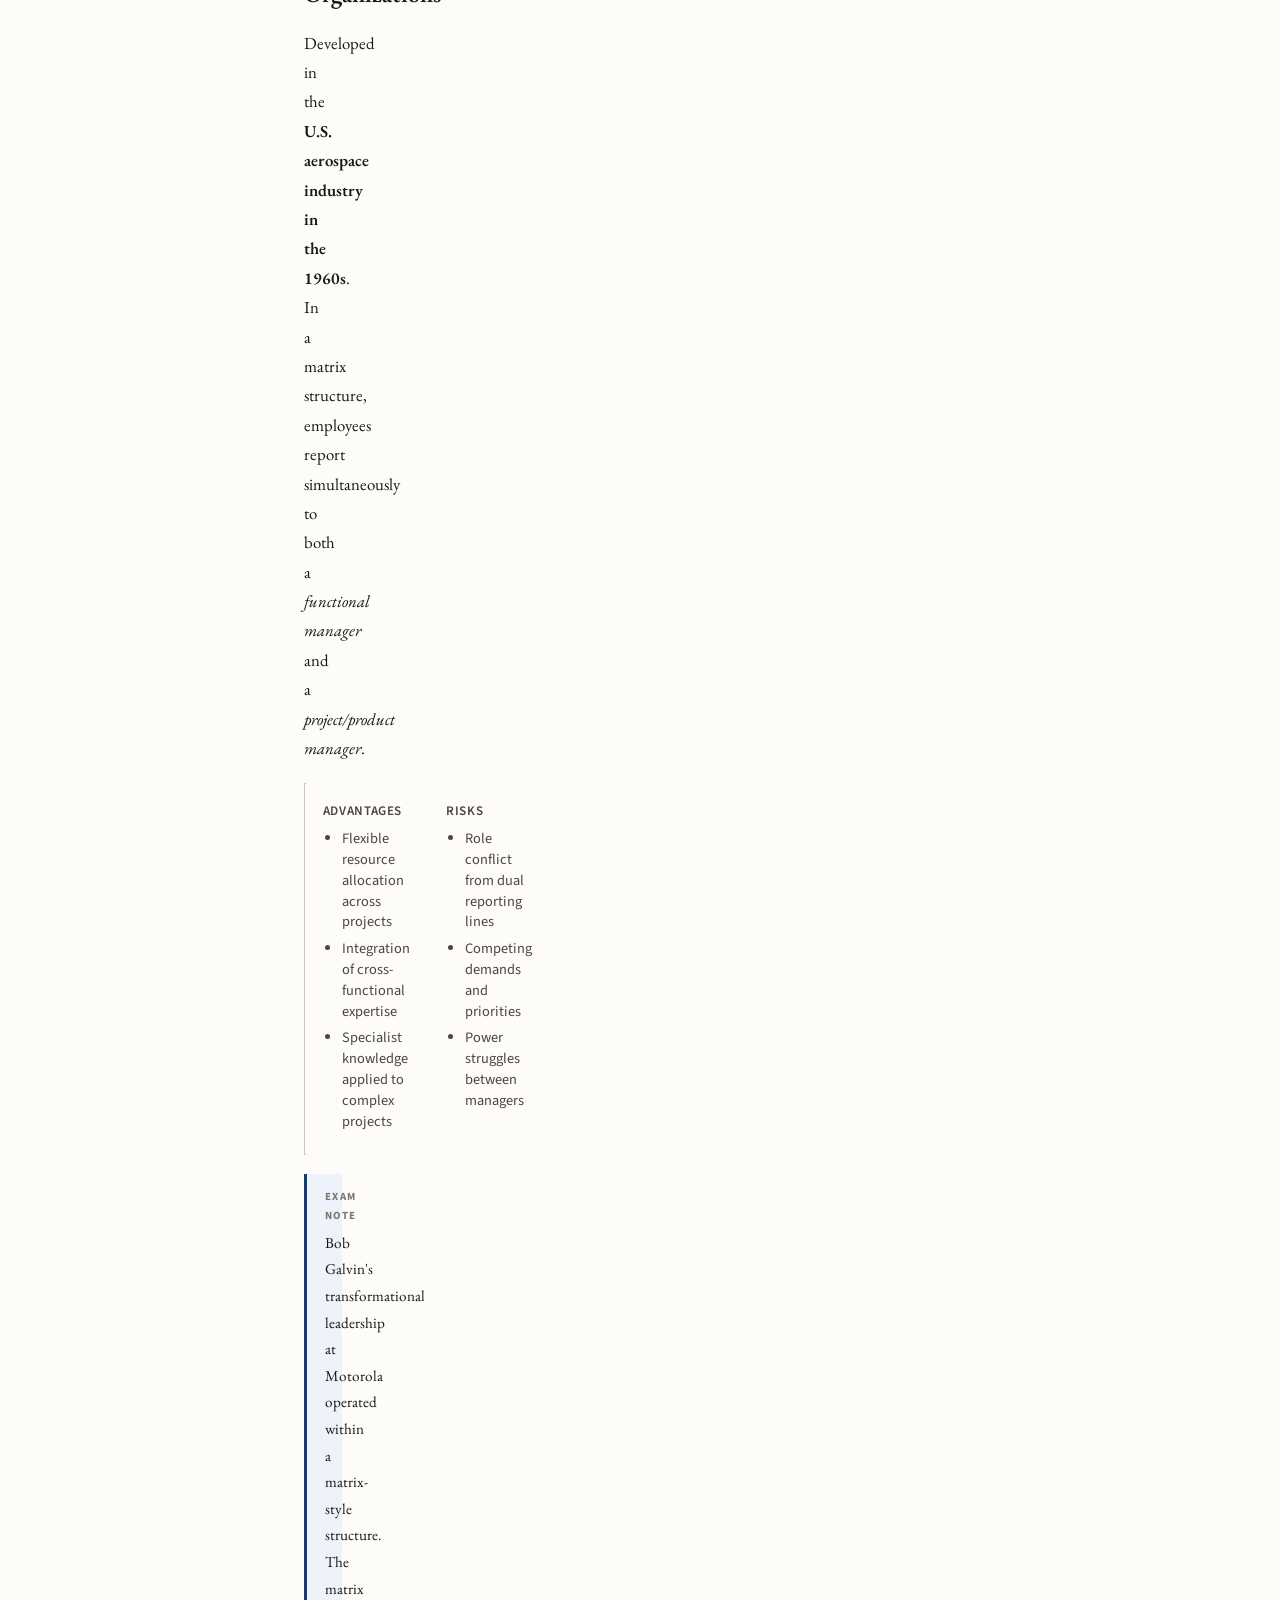
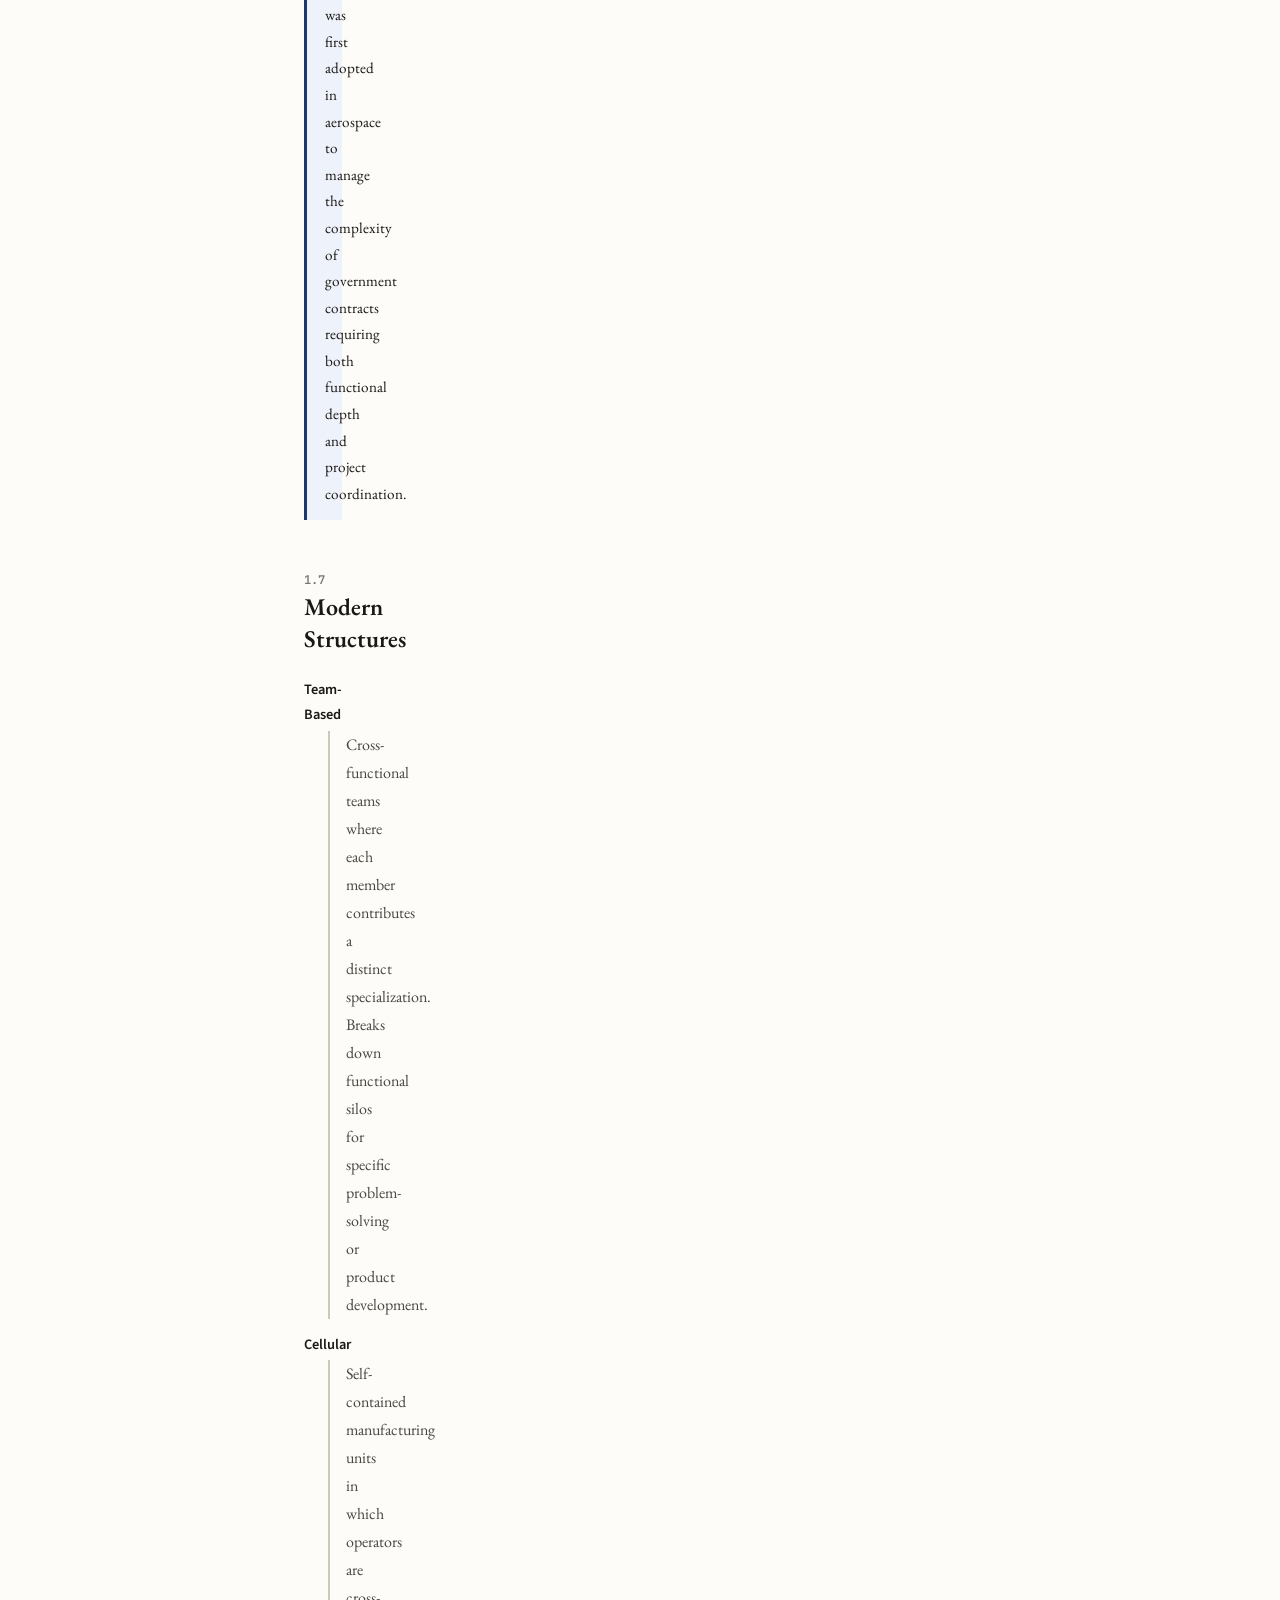
<file: redesign/chapters/ch1.html>
<!DOCTYPE html>
<html lang="en">
<head>
<meta charset="UTF-8">
<meta name="viewport" content="width=device-width, initial-scale=1.0">
<title>§1 Organizational Structures — ASQ CMQ/OE</title>
<link rel="stylesheet" href="../css/main.css">
</head>
<body>
<div class="layout">

  <aside class="sidebar">
    <div class="sidebar-brand">
      <strong>ASQ CMQ/OE</strong>
      Study Reference
    </div>
    <nav>
      <div class="nav-section">Contents</div>
      <a class="nav-link" href="../index.html">Table of Contents</a>
      <div class="nav-section">Section I — Leadership</div>
      <a class="nav-link" href="intro.html">Introduction: Quality Evolution</a>
      <a class="nav-link active" href="ch1.html">§1 &nbsp; Organizational Structures</a>
      <a class="nav-link" href="ch2.html">§2 &nbsp; Leadership</a>
      <a class="nav-link" href="ch3.html">§3 &nbsp; Teams &amp; Team Processes</a>
    </nav>
    <div class="sidebar-footer">
      ASQ CMQ/OE Prep &mdash; 2026
    </div>
  </aside>

  <main class="main">

    <div class="doc-header">
      <div class="doc-label">Section I &mdash; BoK I.A &mdash; Leadership</div>
      <h1>§1 &nbsp; Organizational Structures</h1>
    </div>

    <div class="abstract">
      <div class="abstract-label">Summary</div>
      <p>No single factor has a greater impact on quality outcomes than how well an organization is led and structured. This chapter covers the three design dimensions of organizational structure, vertical and horizontal design elements, centralization theory, departmentalization types, matrix and modern structures, management hierarchy, and the external forces that shape design decisions.</p>
    </div>

    <!-- ═══════════════════════════════════════════ CONTENT ══ -->

    <h2><span class="section-num">1.1</span> Why Structure Matters</h2>

    <p>Strategic leadership encompasses defining the structures through which the organization's vision and mission are pursued. Critically, quality improvement is <em>not</em> solely the responsibility of top management — anyone in the organization can participate in and drive quality.</p>

    <div class="callout def">
      <div class="callout-label">Definition</div>
      <p>An <strong>organizational structure</strong> defines how tasks are formally divided, grouped, and coordinated.</p>
    </div>

    <h2><span class="section-num">1.2</span> Three Design Dimensions</h2>

    <p>All organizational designs can be analyzed across three fundamental dimensions:</p>

    <div class="table-wrap">
      <table>
        <thead><tr><th>Dimension</th><th>Definition</th><th>Examples of High vs. Low</th></tr></thead>
        <tbody>
          <tr>
            <td><strong>Complexity</strong></td>
            <td>Number of entities, reporting levels, departments, and physical locations</td>
            <td>High: multinational conglomerate / Low: single-site startup</td>
          </tr>
          <tr>
            <td><strong>Formalization</strong></td>
            <td>Extent of standardized rules, procedures, and guidelines</td>
            <td>High: regulated manufacturer / Low: creative agency</td>
          </tr>
          <tr>
            <td><strong>Centralization</strong></td>
            <td>Location of decision-making authority within the hierarchy</td>
            <td>High: command economy / Low: franchise network</td>
          </tr>
        </tbody>
      </table>
    </div>

    <h2><span class="section-num">1.3</span> Vertical Design</h2>

    <p>Vertical design concerns the chain of authority from top to bottom of the organization.</p>

    <dl>
      <dt>Chain of Command</dt>
      <dd>An unbroken line of authority extending from the top of the organization to the lowest level, clarifying who reports to whom.</dd>

      <dt>Unity of Command</dt>
      <dd>Each person reports to only one supervisor. Violating this principle creates conflicting orders and role confusion.</dd>

      <dt>Authority</dt>
      <dd>Rights inherent in a managerial position, delegated downward through the hierarchy. Authority is attached to the <em>position</em>, not to the person occupying it.</dd>

      <dt>Span of Control</dt>
      <dd>The number of subordinates a manager directly supervises. No universal ideal exists. Nine factors influence the appropriate span: task complexity, similarity of tasks, physical proximity of subordinates, employee training level, standardized procedures, management information systems, manager's preferred style, organizational culture, and financial or competitive pressures. Managers generally prefer narrower spans; organizations prefer wider spans for efficiency.</dd>
    </dl>

    <h2><span class="section-num">1.4</span> Horizontal Design</h2>

    <h3>Division of Labor</h3>
    <p>Breaking work into specialized tasks. The assembly line is the classical example. Benefits include efficiency and the development of expertise. Risks include monotony and a narrow organizational perspective.</p>

    <h3>Five Types of Departmentalization</h3>
    <p>The organizing question is: <em>How will work best be allocated?</em></p>

    <div class="table-wrap">
      <table>
        <thead><tr><th>Type</th><th>Basis of Grouping</th><th>Example</th></tr></thead>
        <tbody>
          <tr><td><strong>Functional</strong></td><td>By business function</td><td>HR, Manufacturing, Accounting, Engineering &mdash; most common</td></tr>
          <tr><td><strong>Product</strong></td><td>By product line or product family</td><td>Consumer division, Industrial division</td></tr>
          <tr><td><strong>Customer</strong></td><td>By customer segment</td><td>Wholesale, Retail, Government</td></tr>
          <tr><td><strong>Geographic</strong></td><td>By territory or region</td><td>North America, EMEA, APAC</td></tr>
          <tr><td><strong>Process</strong></td><td>By production flow step</td><td>Casting, Pressing, Tubing, Finishing, Inspection, Packaging</td></tr>
        </tbody>
      </table>
    </div>

    <h2><span class="section-num">1.5</span> Centralization vs. Decentralization</h2>

    <p>Henri Fayol listed centralization as one of his 14 principles of management, noting that <em>"the proper amount of centralization depends on the specific situation."</em> Few organizations can function if all decisions are concentrated at the top.</p>

    <div class="cmp-grid">
      <div class="cmp-cell">
        <h4>Centralization</h4>
        <ul>
          <li>Decision authority concentrated at top management</li>
          <li>Appropriate for stable, predictable environments</li>
          <li>Ensures consistency across the organization</li>
          <li>Risk: slow response to local conditions</li>
        </ul>
      </div>
      <div class="cmp-cell">
        <h4>Conditions Favoring Decentralization</h4>
        <ul>
          <li>Complex or rapidly changing environment</li>
          <li>Lower-level managers are experienced and capable</li>
          <li>Organizational culture values employee involvement</li>
          <li>Operations are geographically dispersed</li>
          <li>Strategy implementation requires local knowledge</li>
        </ul>
      </div>
    </div>

    <h2><span class="section-num">1.6</span> Matrix Organizations</h2>

    <p>Developed in the <strong>U.S. aerospace industry in the 1960s</strong>. In a matrix structure, employees report simultaneously to both a <em>functional manager</em> and a <em>project/product manager</em>.</p>

    <div class="cmp-grid">
      <div class="cmp-cell">
        <h4>Advantages</h4>
        <ul>
          <li>Flexible resource allocation across projects</li>
          <li>Integration of cross-functional expertise</li>
          <li>Specialist knowledge applied to complex projects</li>
        </ul>
      </div>
      <div class="cmp-cell">
        <h4>Risks</h4>
        <ul>
          <li>Role conflict from dual reporting lines</li>
          <li>Competing demands and priorities</li>
          <li>Power struggles between managers</li>
        </ul>
      </div>
    </div>

    <div class="callout note">
      <div class="callout-label">Exam Note</div>
      <p>Bob Galvin's transformational leadership at Motorola operated within a matrix-style structure. The matrix was first adopted in aerospace to manage the complexity of government contracts requiring both functional depth and project coordination.</p>
    </div>

    <h2><span class="section-num">1.7</span> Modern Structures</h2>

    <dl>
      <dt>Team-Based</dt>
      <dd>Cross-functional teams where each member contributes a distinct specialization. Breaks down functional silos for specific problem-solving or product development.</dd>

      <dt>Cellular</dt>
      <dd>Self-contained manufacturing units in which operators are cross-trained for sequential process steps. Effectiveness depends on coordination, timing, and inter-operator cooperation.</dd>

      <dt>Boundaryless</dt>
      <dd>Virtual or network structures that eliminate internal hierarchical barriers and external organizational barriers through technology. Coined by Jack Welch at GE. Flat, fluid, and technology-enabled.</dd>
    </dl>

    <h2><span class="section-num">1.8</span> Three Levels of Management</h2>

    <div class="table-wrap">
      <table>
        <thead><tr><th>Level</th><th>Primary Responsibilities</th></tr></thead>
        <tbody>
          <tr>
            <td><strong>Top Management</strong></td>
            <td>Sets vision, mission, strategic objectives, policies, and organizational boundaries. Allocates resources. Manages stakeholders (board, investors, community).</td>
          </tr>
          <tr>
            <td><strong>Middle Management</strong></td>
            <td>Translates strategy into operational plans. Manages cross-departmental communication and coordination.</td>
          </tr>
          <tr>
            <td><strong>First-Line Management</strong> (Supervisors)</td>
            <td>Direct oversight of workers. Must communicate upward (to middle management) and downward (to workers) effectively.</td>
          </tr>
        </tbody>
      </table>
    </div>

    <h2><span class="section-num">1.9</span> Six External Factors Shaping Structure</h2>

    <dl>
      <dt>Strategy</dt>
      <dd>Structure follows strategy. Different competitive strategies require different organizational forms.</dd>
      <dt>Size</dt>
      <dd>Larger organizations tend toward greater specialization and formalization.</dd>
      <dt>Technology</dt>
      <dd>The nature of an organization's technology affects its optimal structure.</dd>
      <dt>Environment</dt>
      <dd>Stable environments suit hierarchical structures; dynamic environments favor organic, adaptive forms.</dd>
      <dt>Regulations, Laws, and Unions</dt>
      <dd>Compliance requirements constrain structural choices.</dd>
      <dt>Competition</dt>
      <dd>Competitive intensity drives the need for structural flexibility and speed.</dd>
    </dl>

    <!-- ═══════════════════════════════════════════ FLASHCARDS ══ -->

    <h2><span class="section-num">1.10</span> Flashcard Review</h2>

    <div class="fc-wrap">
      <div class="fc-counter" id="fc-counter">1 / 15</div>
      <div class="fc-card" onclick="fcFlip()">
        <div class="fc-inner" id="fc-inner">
          <div class="fc-face front">
            <div class="fc-tag">Question &mdash; tap to reveal answer</div>
            <p id="fc-q"></p>
          </div>
          <div class="fc-face back">
            <div class="fc-tag">Answer</div>
            <p id="fc-a"></p>
          </div>
        </div>
      </div>
      <div class="fc-controls">
        <button class="fc-btn" onclick="fcPrev()">&#8592; Prev</button>
        <button class="fc-btn" onclick="fcNext()">Next &#8594;</button>
        <span class="fc-hint">Click card to flip</span>
      </div>
    </div>

    <!-- ═══════════════════════════════════════════ QUIZ ══ -->

    <h2><span class="section-num">1.11</span> Practice Quiz</h2>

    <div class="quiz-wrap">
      <div class="quiz-progress">
        <span class="quiz-stat" id="quiz-stat">0 / 15</span>
        <div class="quiz-bar-wrap"><div class="quiz-bar" id="quiz-bar" style="width:0%"></div></div>
        <span class="quiz-score" id="quiz-score">0 correct</span>
        <button class="quiz-reset" id="quiz-reset" onclick="quizReset()">Retry</button>
      </div>
      <div id="quiz-box"></div>
    </div>

    <div class="doc-footer">
      <a href="intro.html">&larr; Introduction</a>
      <a href="ch2.html">§2 Leadership &rarr;</a>
    </div>

  </main>
</div>

<script>
window.FLASH_DATA = [
  {q:"Why does organizational structure matter for quality?", a:"No other factor has a greater impact on quality outcomes than how well an organization is led and structured."},
  {q:"Name the three design dimensions.", a:"Complexity (entities/levels/locations), Formalization (rules/procedures), Centralization (where decisions are made)."},
  {q:"What is vertical design?", a:"Chain of command (unbroken top-to-bottom), Unity of command (one boss), Authority (delegated top-down), Span of control (subordinates per manager)."},
  {q:"What is horizontal design?", a:"Division of labor (specialization) combined with departmentalization (five types: Functional, Product, Customer, Geographic, Process)."},
  {q:"What is span of control?", a:"The number of subordinates a manager directly supervises. No universal ideal. Nine factors determine the appropriate span."},
  {q:"What does centralization mean?", a:"Decision-making authority concentrated at top management. Fayol: the proper amount depends on the specific situation."},
  {q:"Name five conditions favoring decentralization.", a:"(1) Complex/uncertain environment, (2) capable lower-level managers, (3) culture values involvement, (4) geographic dispersion, (5) strategy requires local knowledge."},
  {q:"Name the five departmentalization types.", a:"Functional (by function), Product (by product line), Customer (by segment), Geographic (by territory), Process (by production flow)."},
  {q:"What defines a matrix organization?", a:"Dual reporting: employees report to both a functional manager and a project/product manager. Originated in 1960s U.S. aerospace."},
  {q:"What is a boundaryless organization?", a:"Virtual/network structure eliminating internal and external barriers through technology. Coined by Jack Welch at GE."},
  {q:"What is division of labor?", a:"Breaking work into specialized tasks. The assembly line is the classic example. Benefits: efficiency, expertise. Risk: monotony."},
  {q:"Describe three management levels.", a:"Top (vision/strategy/policy), Middle (translates to operations, cross-dept coordination), First-line (direct worker oversight, communicates up and down)."},
  {q:"Name the six external factors shaping structure.", a:"Strategy, Size, Technology, Environment (stable vs. dynamic), Regulations/Laws/Unions, Competition."},
  {q:"What did Fayol say about centralization?", a:"Henri Fayol: the proper amount of centralization depends on the specific situation — no one-size-fits-all answer."},
  {q:"What are cellular organizations?", a:"Self-contained manufacturing units with cross-trained operators performing sequential steps, often in a U-shaped layout."}
];
</script>
<script>
window.QUIZ_DATA = [
  {q:"Which factor has the greatest single impact on organizational quality outcomes?", o:["Technology investment","How well the organization is led and structured","Workforce size","Annual budget"], c:1, e:"Leadership and organizational structure have the greatest impact on quality outcomes."},
  {q:"The three dimensions of organizational design are:", o:["Cost, Speed, and Quality","Complexity, Formalization, and Centralization","People, Process, and Technology","Input, Process, and Output"], c:1, e:"Complexity, Formalization, and Centralization."},
  {q:"Vertical design includes which of the following elements?", o:["Division of labor","Chain of command and authority","Product grouping","Customer segmentation"], c:1, e:"Chain of command, unity of command, authority, and span of control are all elements of vertical design."},
  {q:"Span of control refers to:", o:["Total number of employees","Number of subordinates per manager","Number of management levels","Size of the executive team"], c:1, e:"Span of control is the number of subordinates a manager directly supervises."},
  {q:"Wider spans of control are most appropriate when:", o:["Tasks are highly complex","Teams are geographically dispersed","Procedures are standardized and staff are well-trained","The workforce is new and inexperienced"], c:2, e:"Standardized procedures and trained employees reduce the supervision burden, enabling wider spans."},
  {q:"Centralization means:", o:["All levels share decision-making equally","Decision-making authority is concentrated at top management","Geographic distribution of facilities","A centralized database system"], c:1, e:"Centralization means decision-making authority is concentrated at the top of the hierarchy."},
  {q:"Which condition favors decentralization?", o:["Stable, predictable environment","Inexperienced lower-level managers","Geographically dispersed operations","Organizational culture discourages employee input"], c:2, e:"Geographic dispersion is a primary condition favoring decentralization."},
  {q:"Functional departmentalization groups work by:", o:["Product line","Customer segment","Business function (HR, Manufacturing, Accounting)","Geographic territory"], c:2, e:"Functional departmentalization groups people by business function."},
  {q:"A matrix organization is characterized by:", o:["A single clear reporting line","Dual reporting to functional and project managers","No formal hierarchy","Exclusively horizontal structure"], c:1, e:"Matrix = dual reporting to both a functional manager and a project/product manager."},
  {q:"The matrix structure originated in:", o:["Japanese manufacturing in the 1950s","U.S. aerospace in the 1960s","UK textile industry in the 1970s","Silicon Valley in the 1990s"], c:1, e:"The matrix structure originated in U.S. aerospace in the 1960s."},
  {q:"Division of labor refers to:", o:["Equal distribution of pay","Breaking work into specialized tasks","Divisional organizational structure","Union negotiation processes"], c:1, e:"Division of labor means breaking work into specialized tasks."},
  {q:"A boundaryless organization is best described as:", o:["Rigidly hierarchical","Virtual, fluid, and technology-enabled","Internally focused only","Maximally centralized"], c:1, e:"Boundaryless = virtual, fluid, technology-enabled — breaking internal and external barriers."},
  {q:"Top management is primarily responsible for:", o:["Direct supervision of workers","Vision, strategy, policy, and resource allocation","Only financial reporting","Employee scheduling"], c:1, e:"Top management sets vision, mission, strategy, policies, and allocates resources."},
  {q:"Fayol's position on centralization was:", o:["Always maximize centralization","Always minimize centralization","The proper amount depends on the situation","Centralization is irrelevant to performance"], c:2, e:"Fayol: the proper amount of centralization depends on the specific situation."},
  {q:"Which of the following is NOT one of the five departmentalization types?", o:["Functional","Geographic","Hierarchical","Customer"], c:2, e:"Hierarchical is not a departmentalization type. The five types are: Functional, Product, Customer, Geographic, and Process."}
];
</script>
<script src="../js/flashcard.js"></script>
<script src="../js/quiz.js"></script>
</body>
</html>
</file>
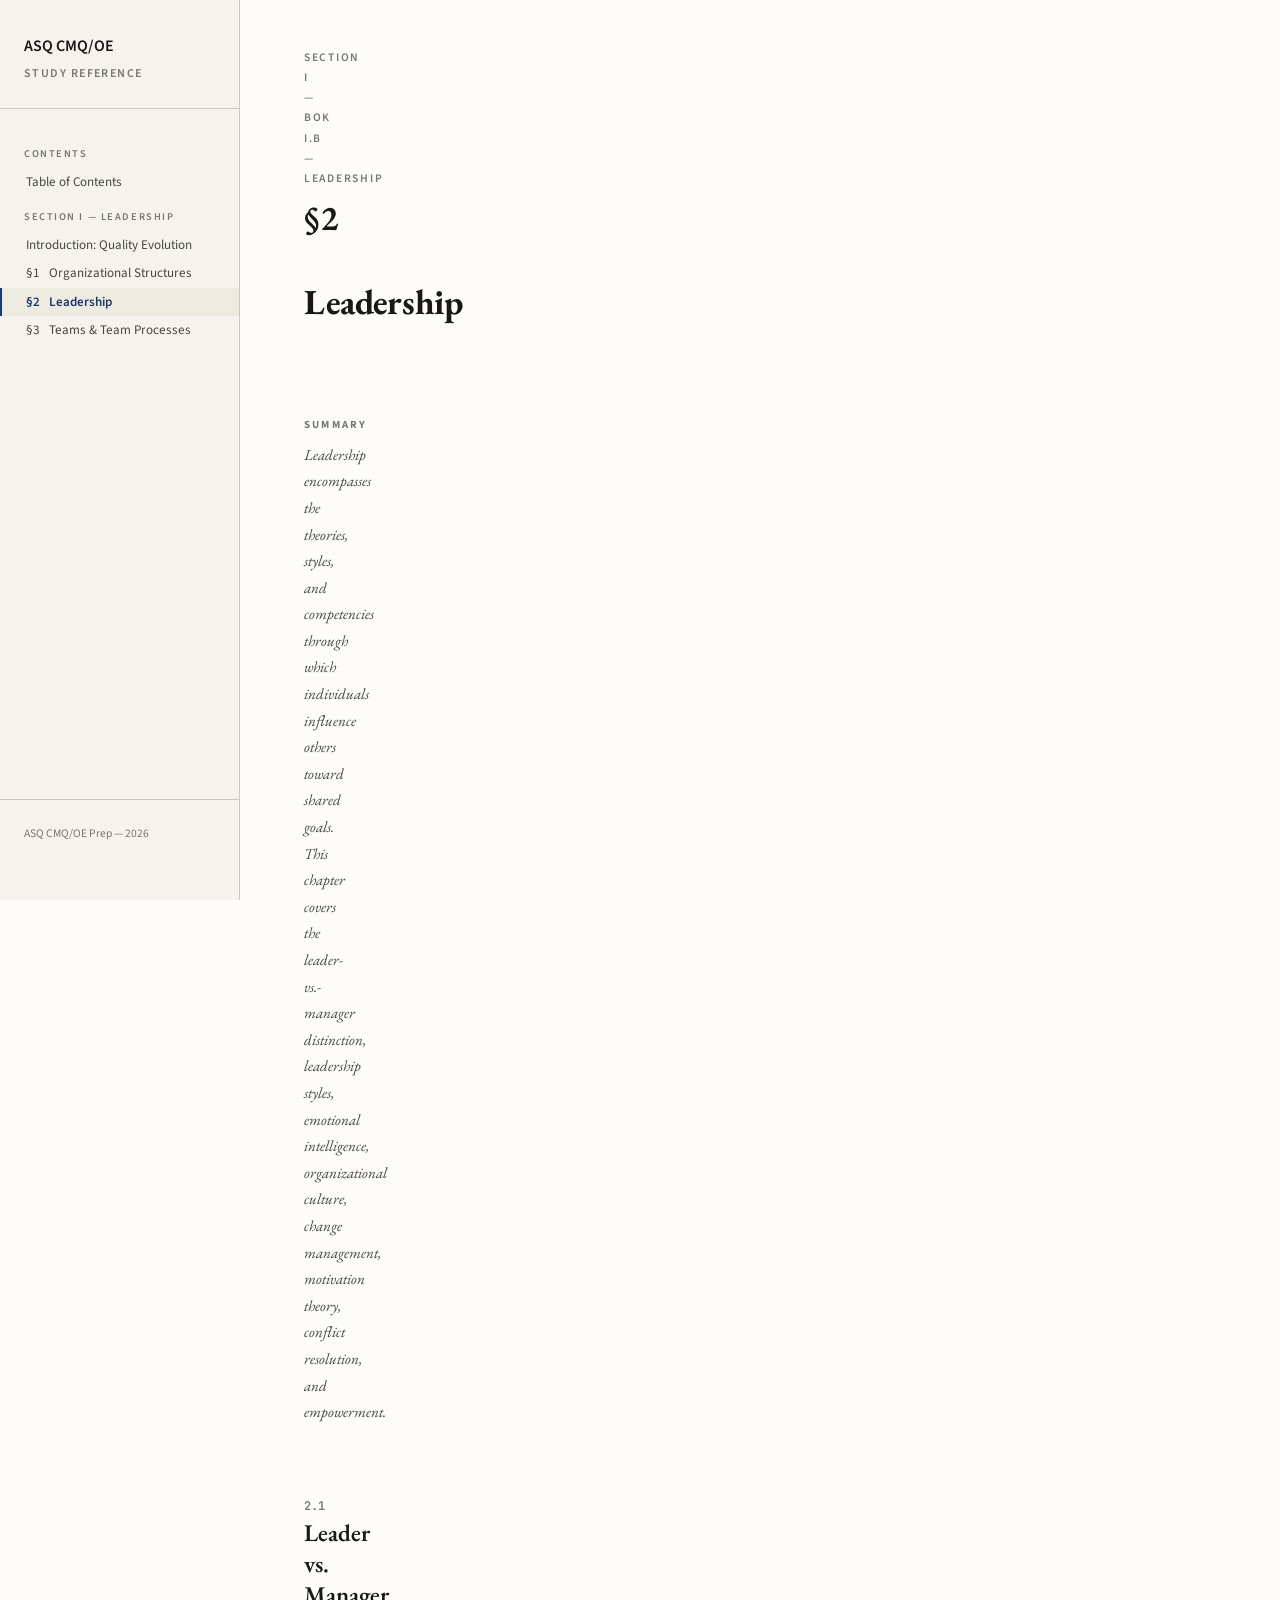
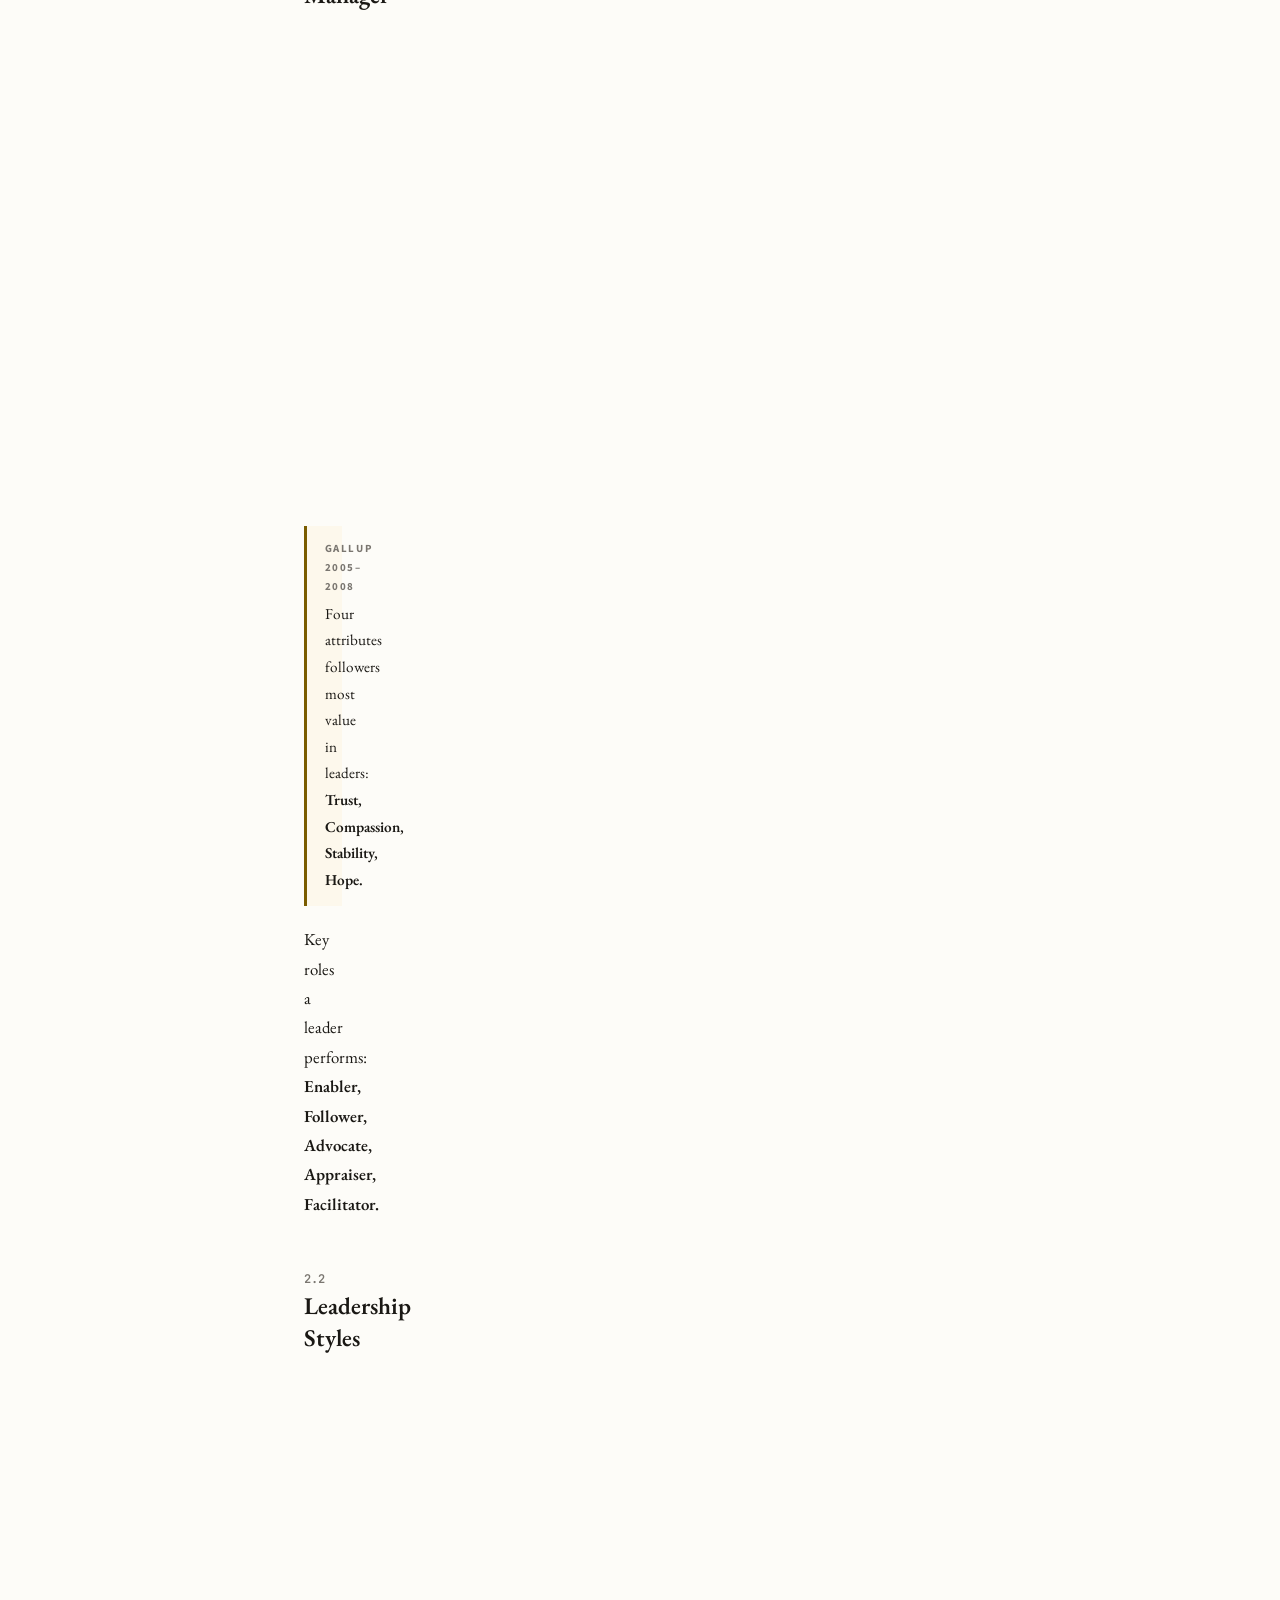
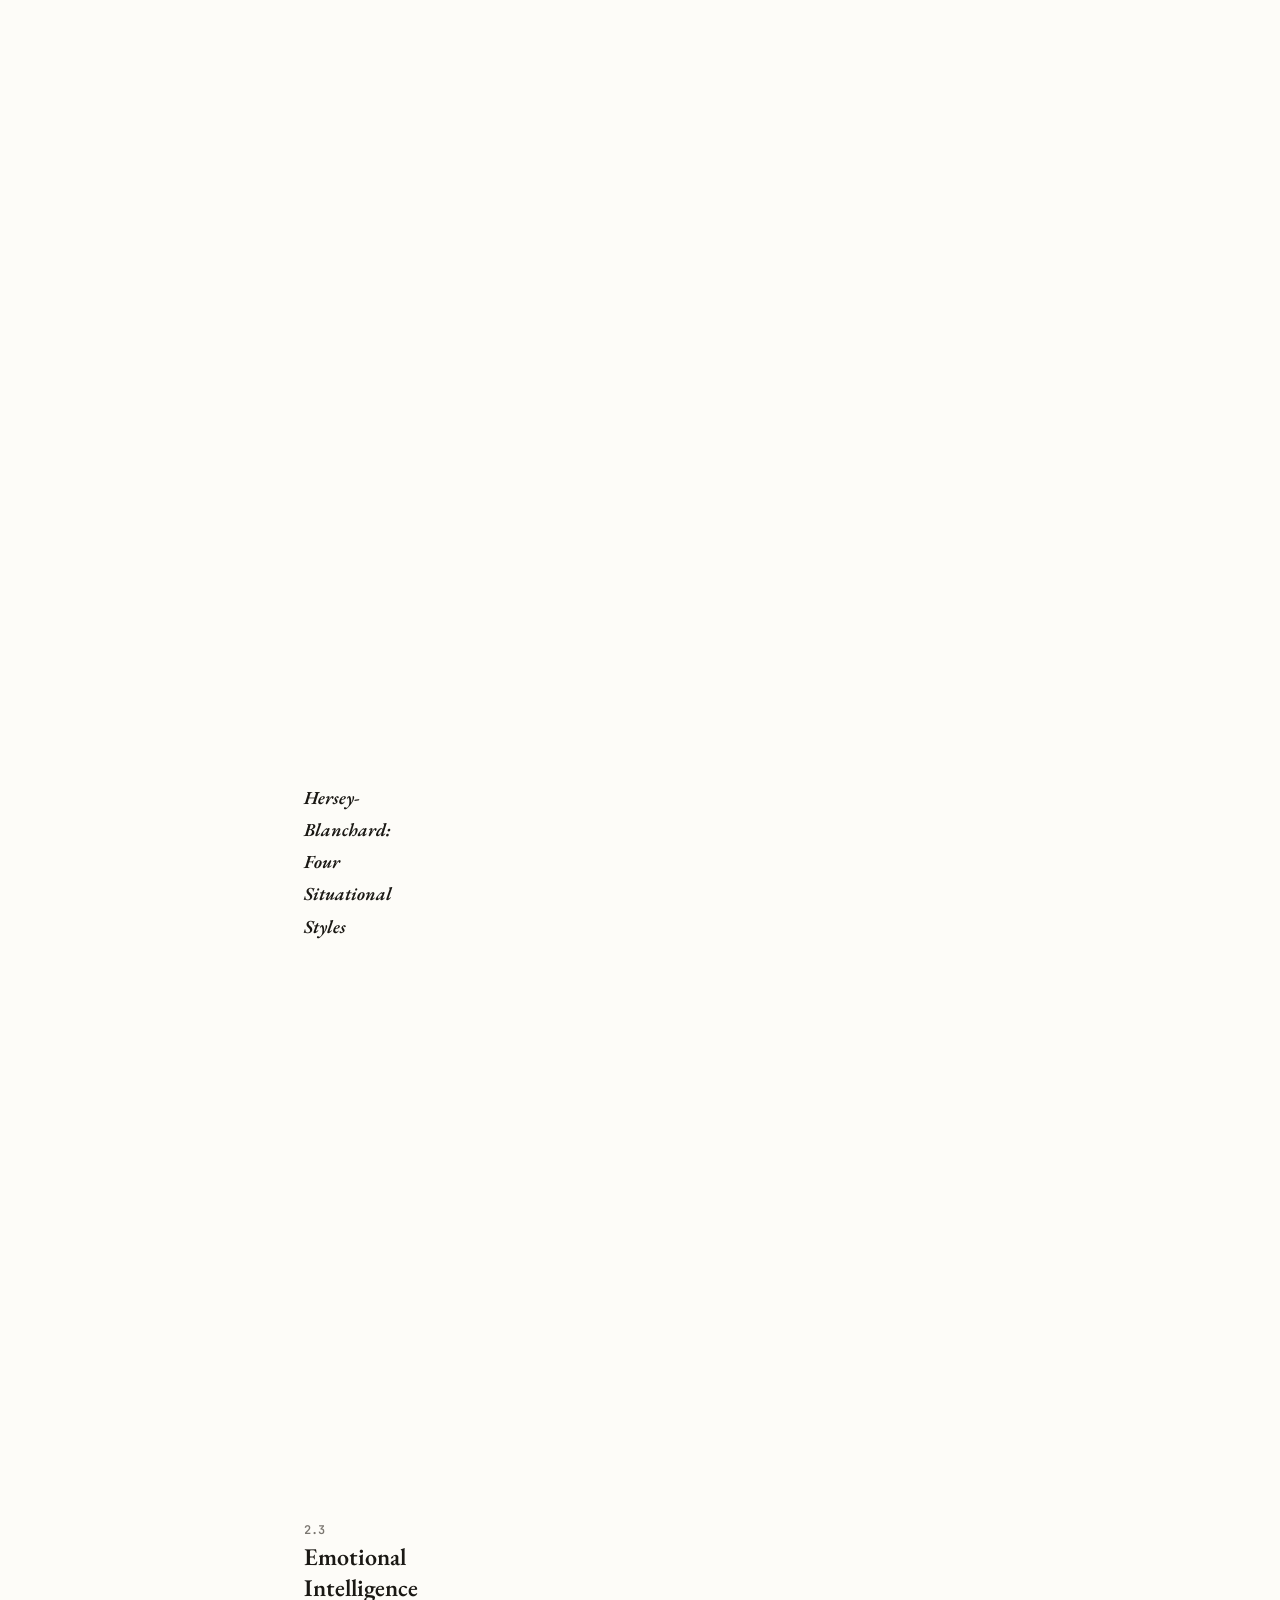
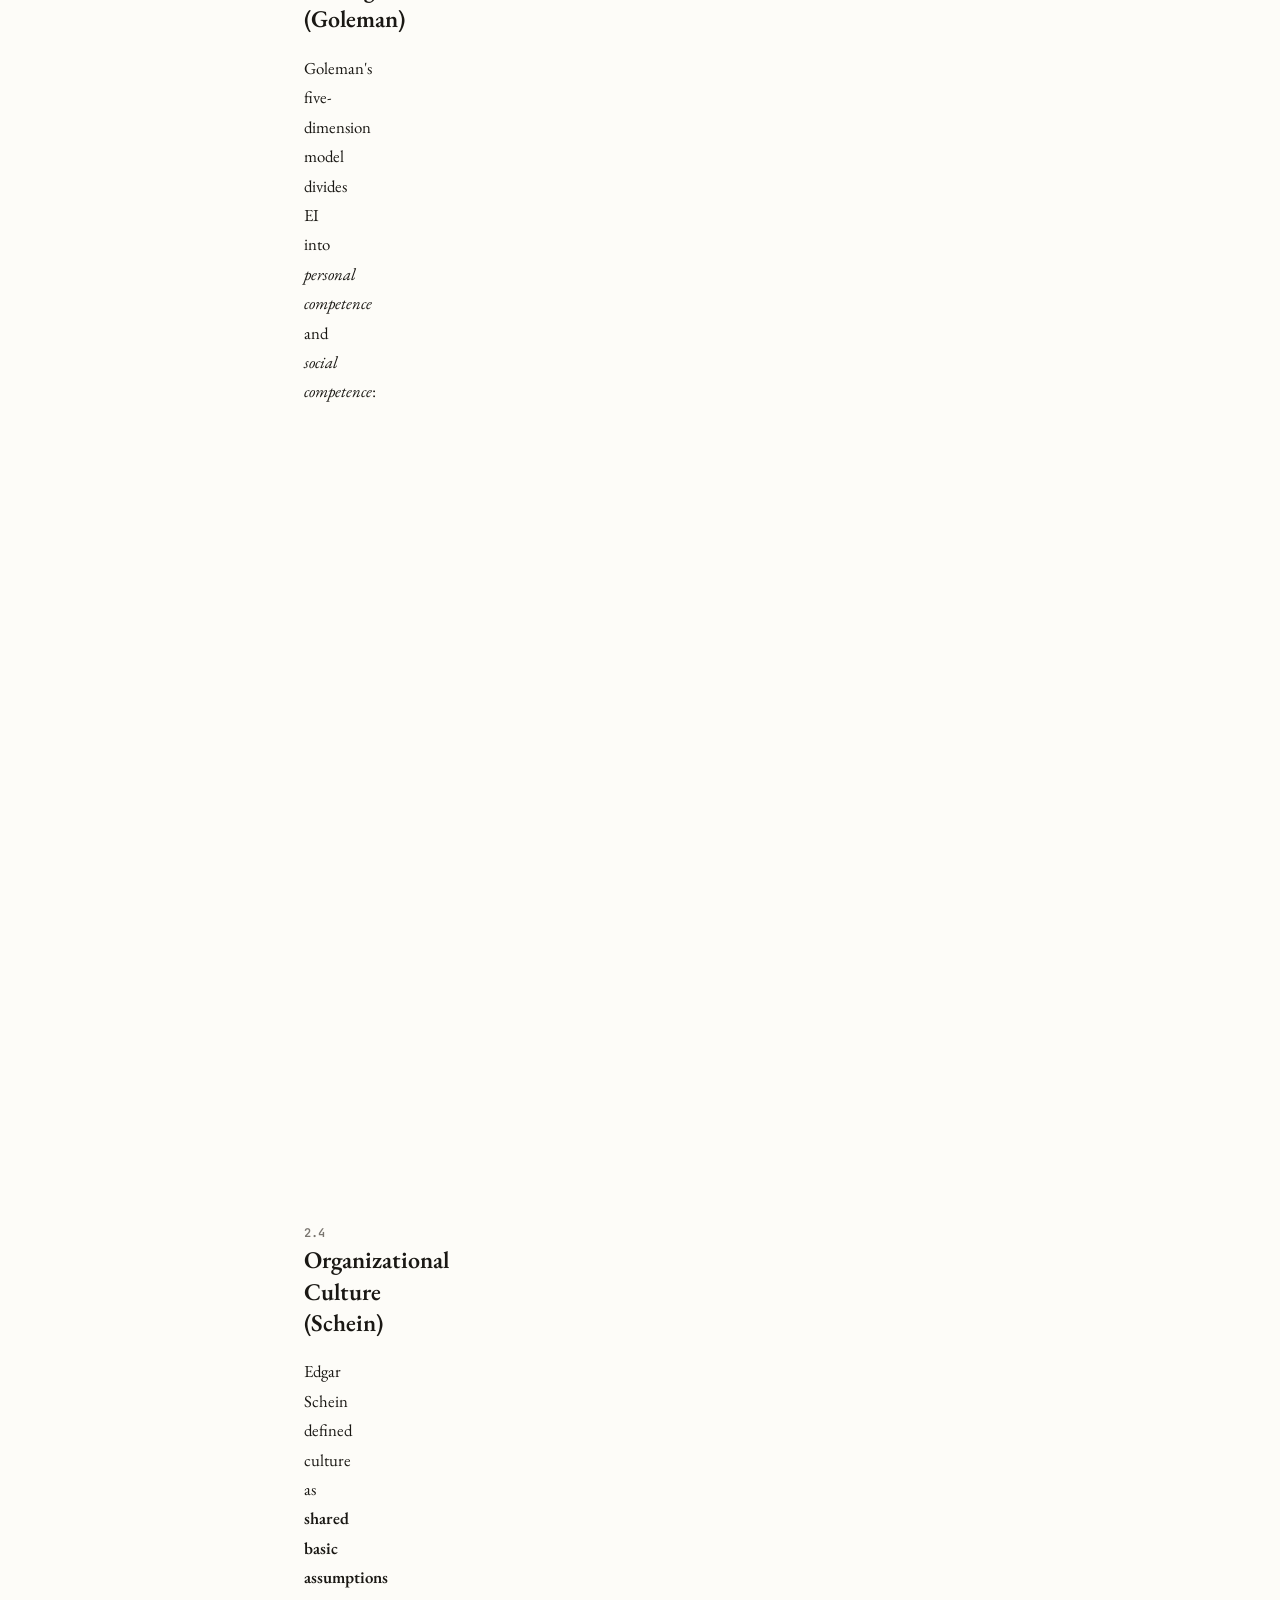
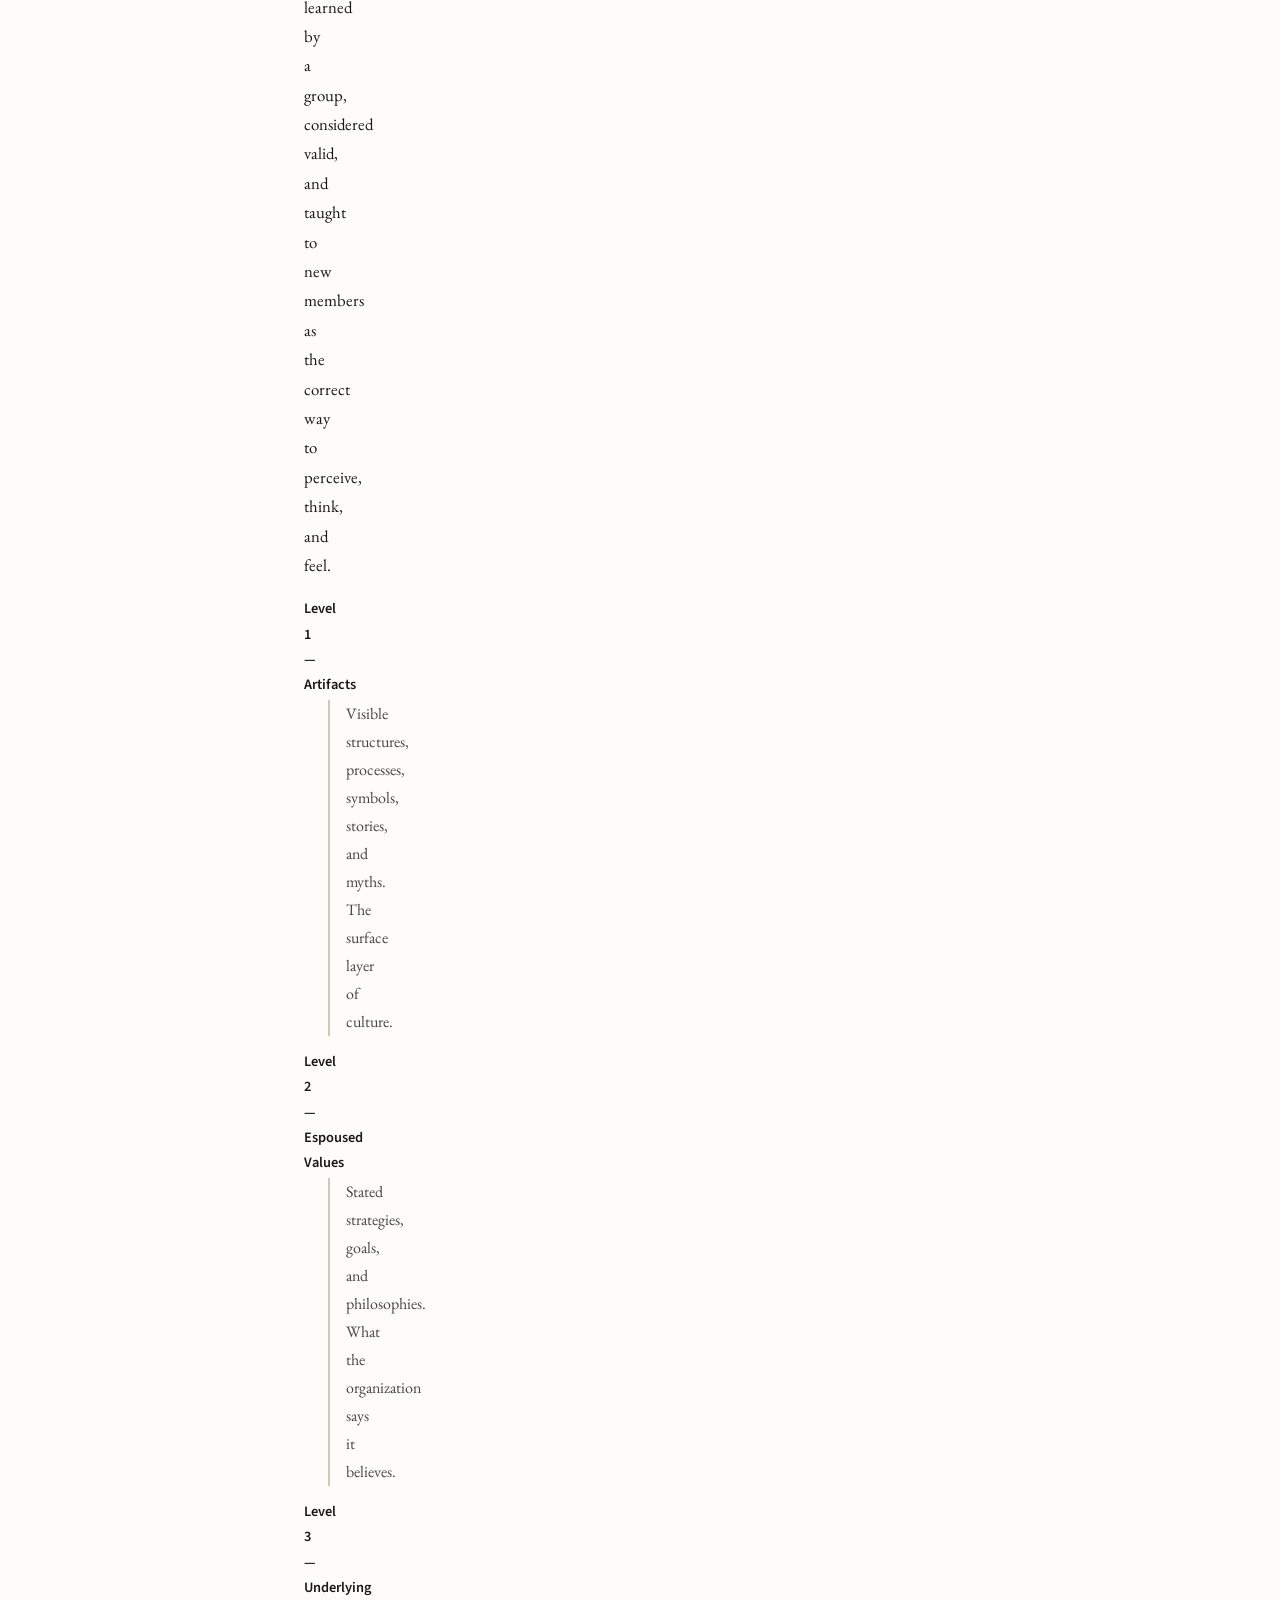
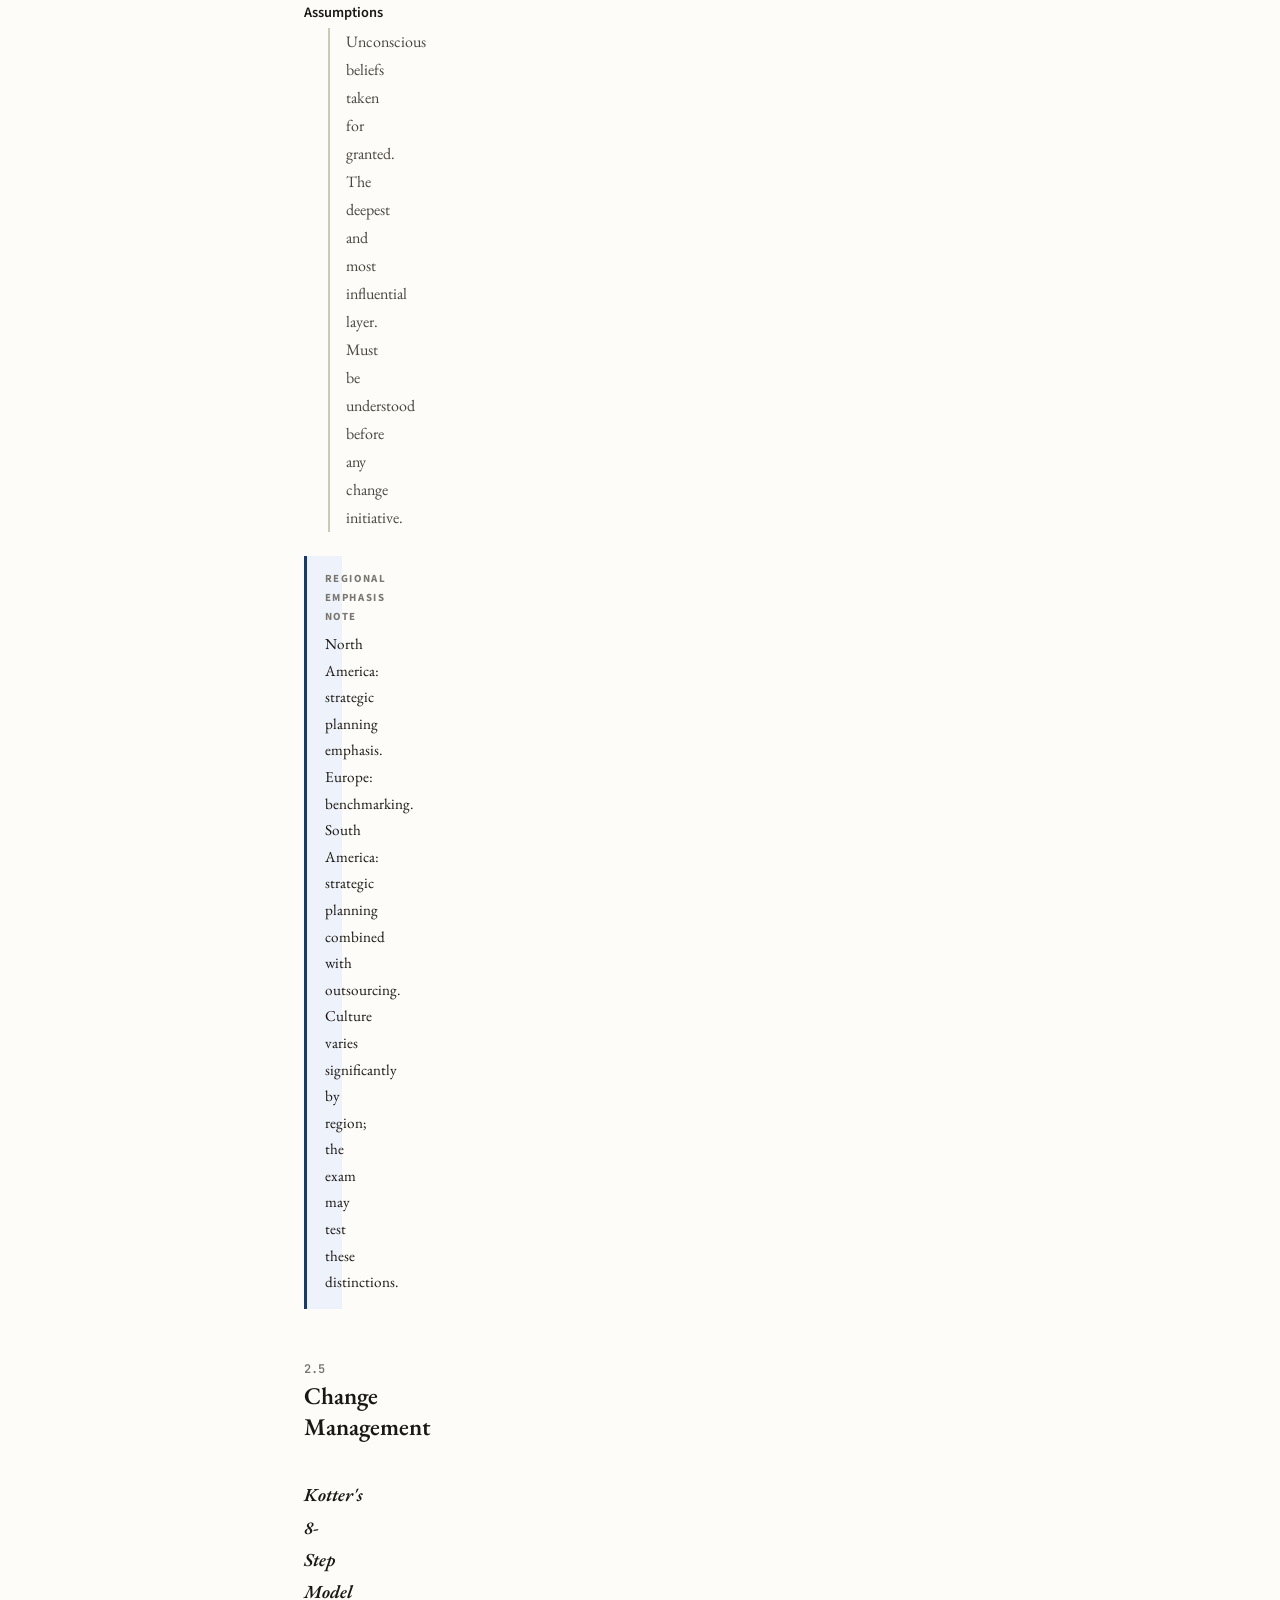
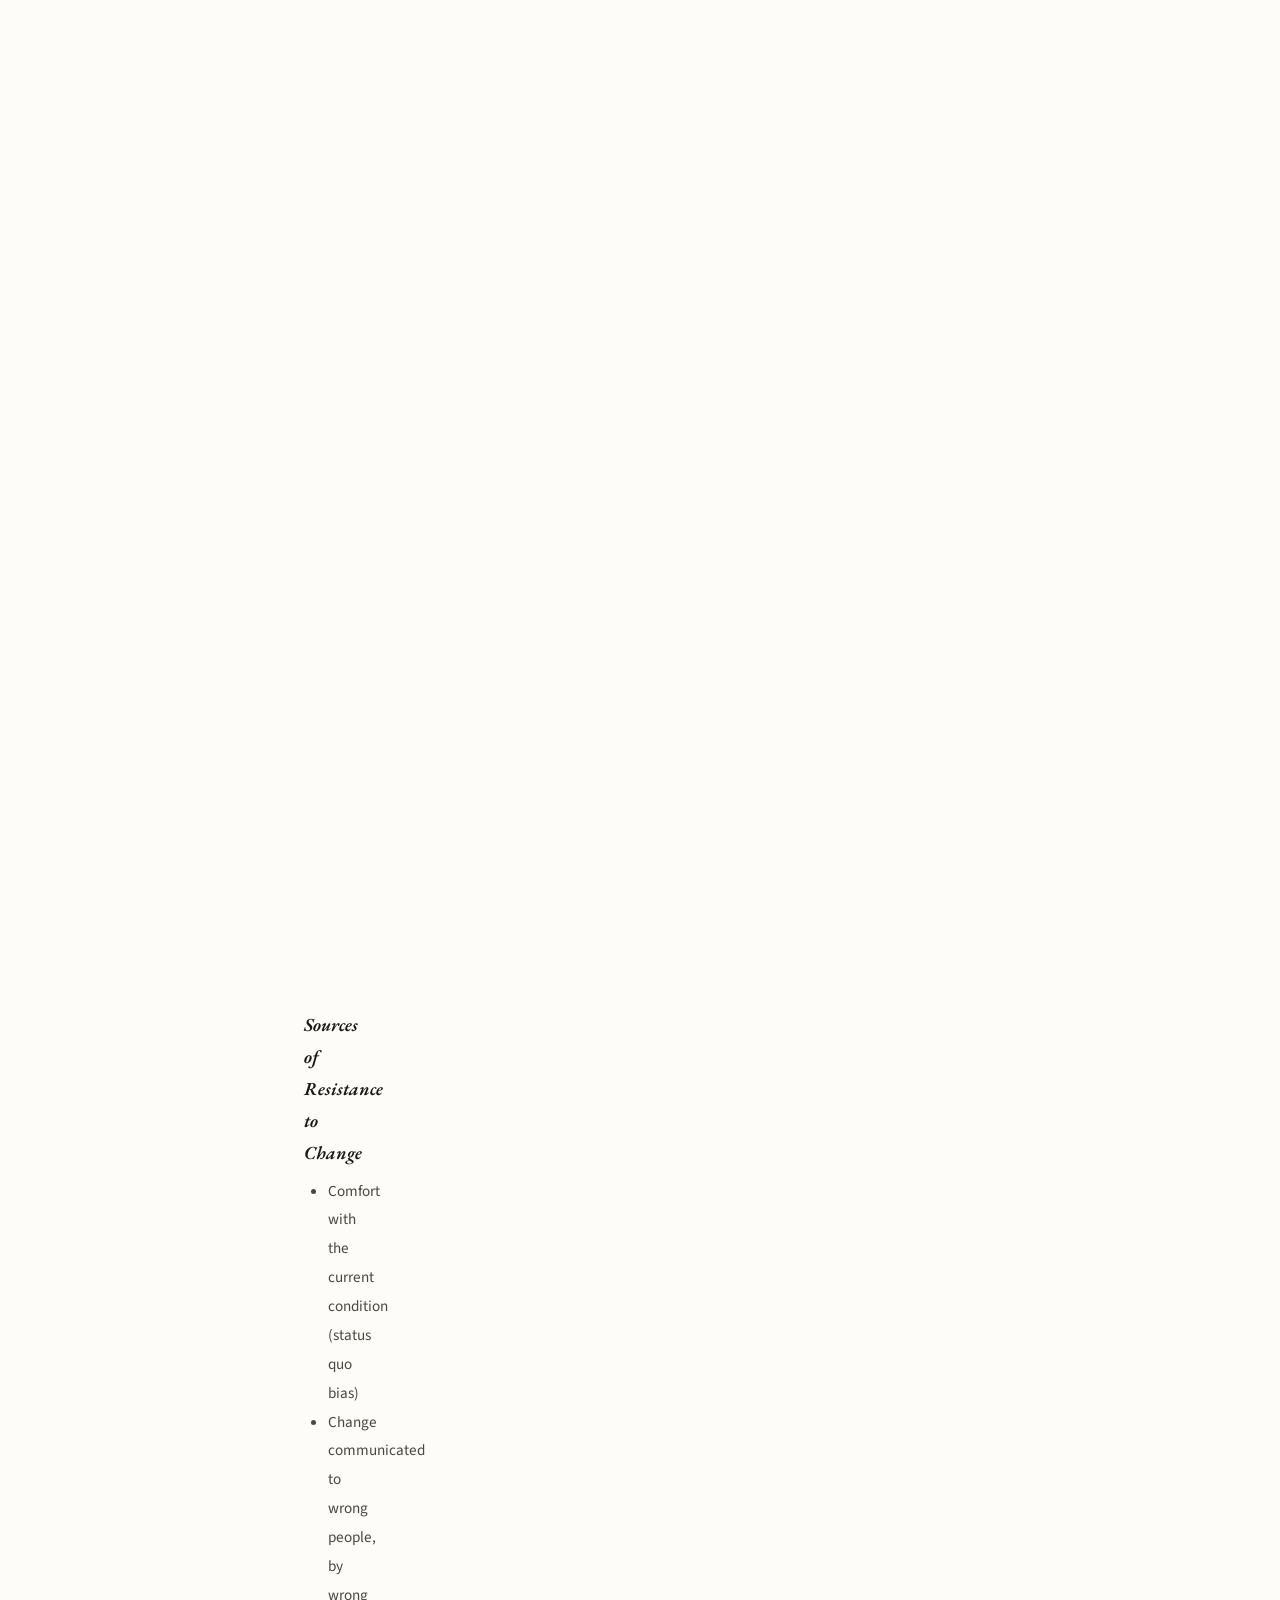
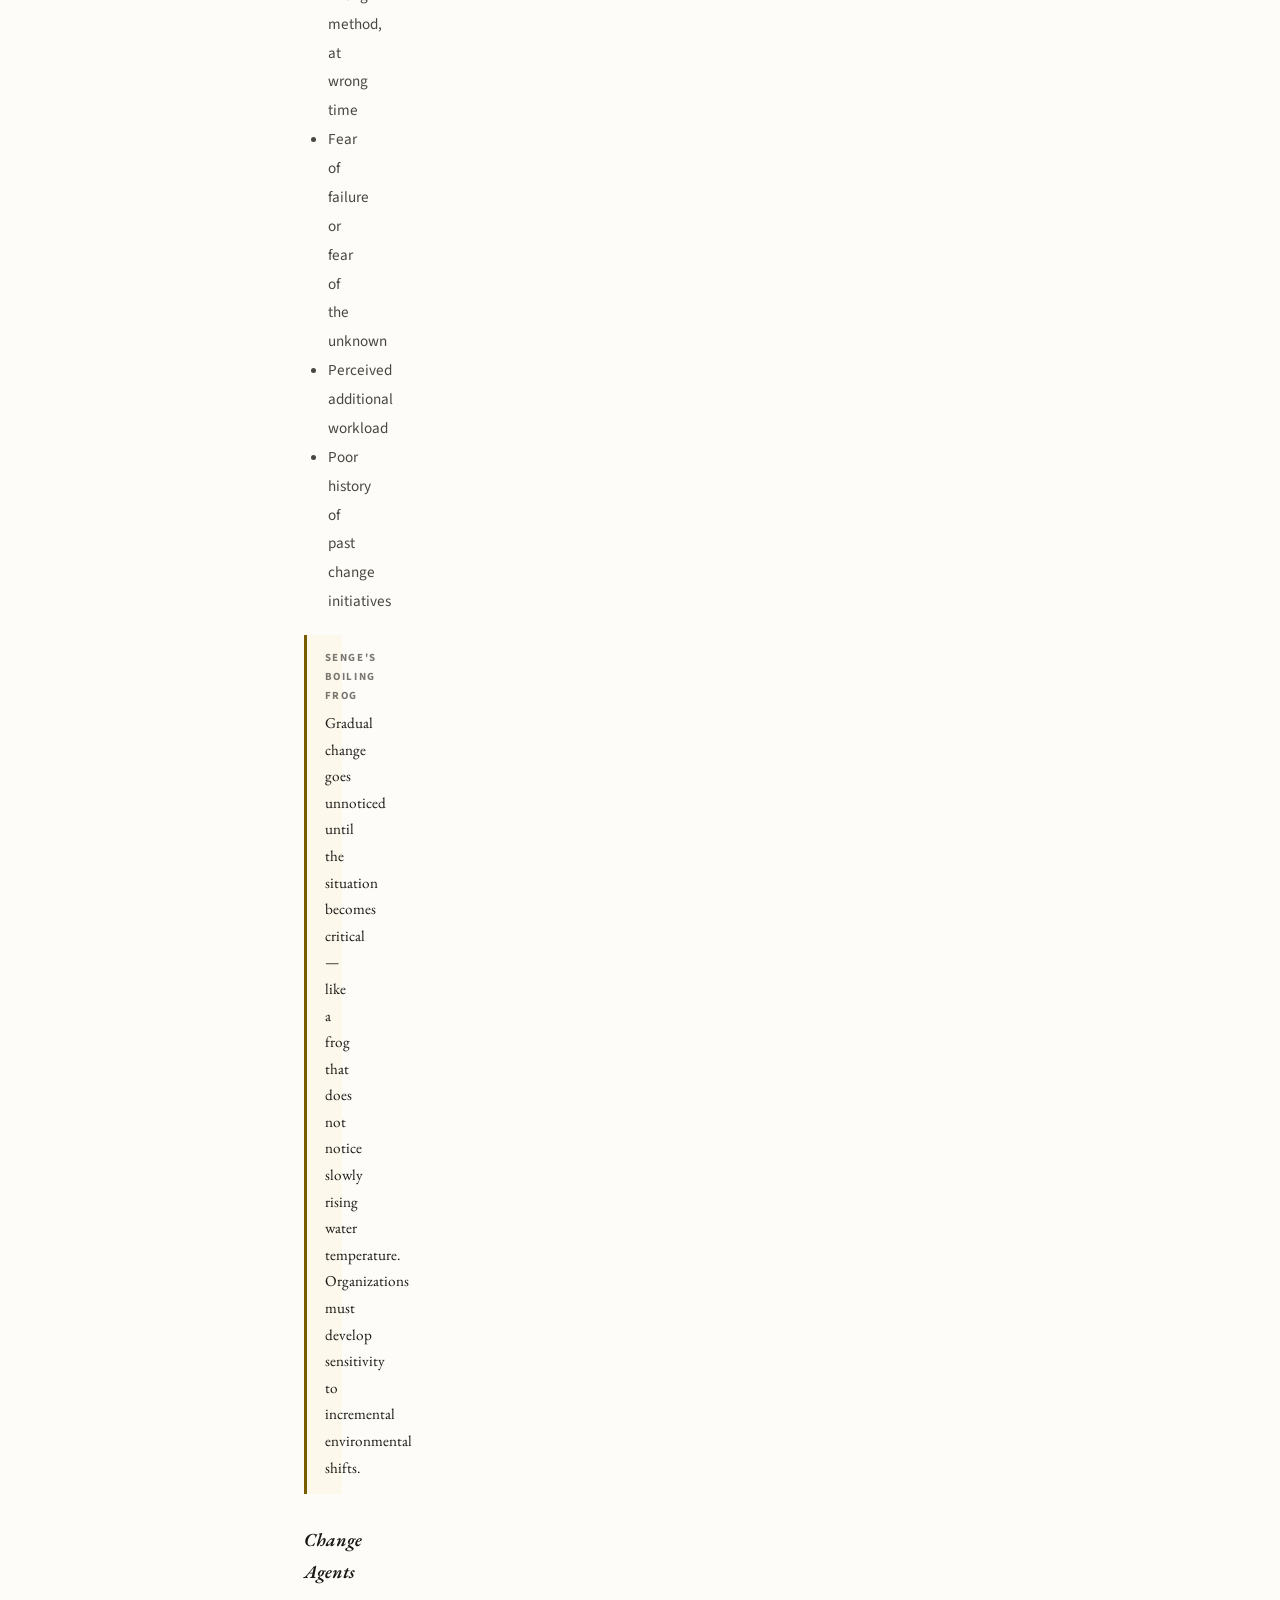
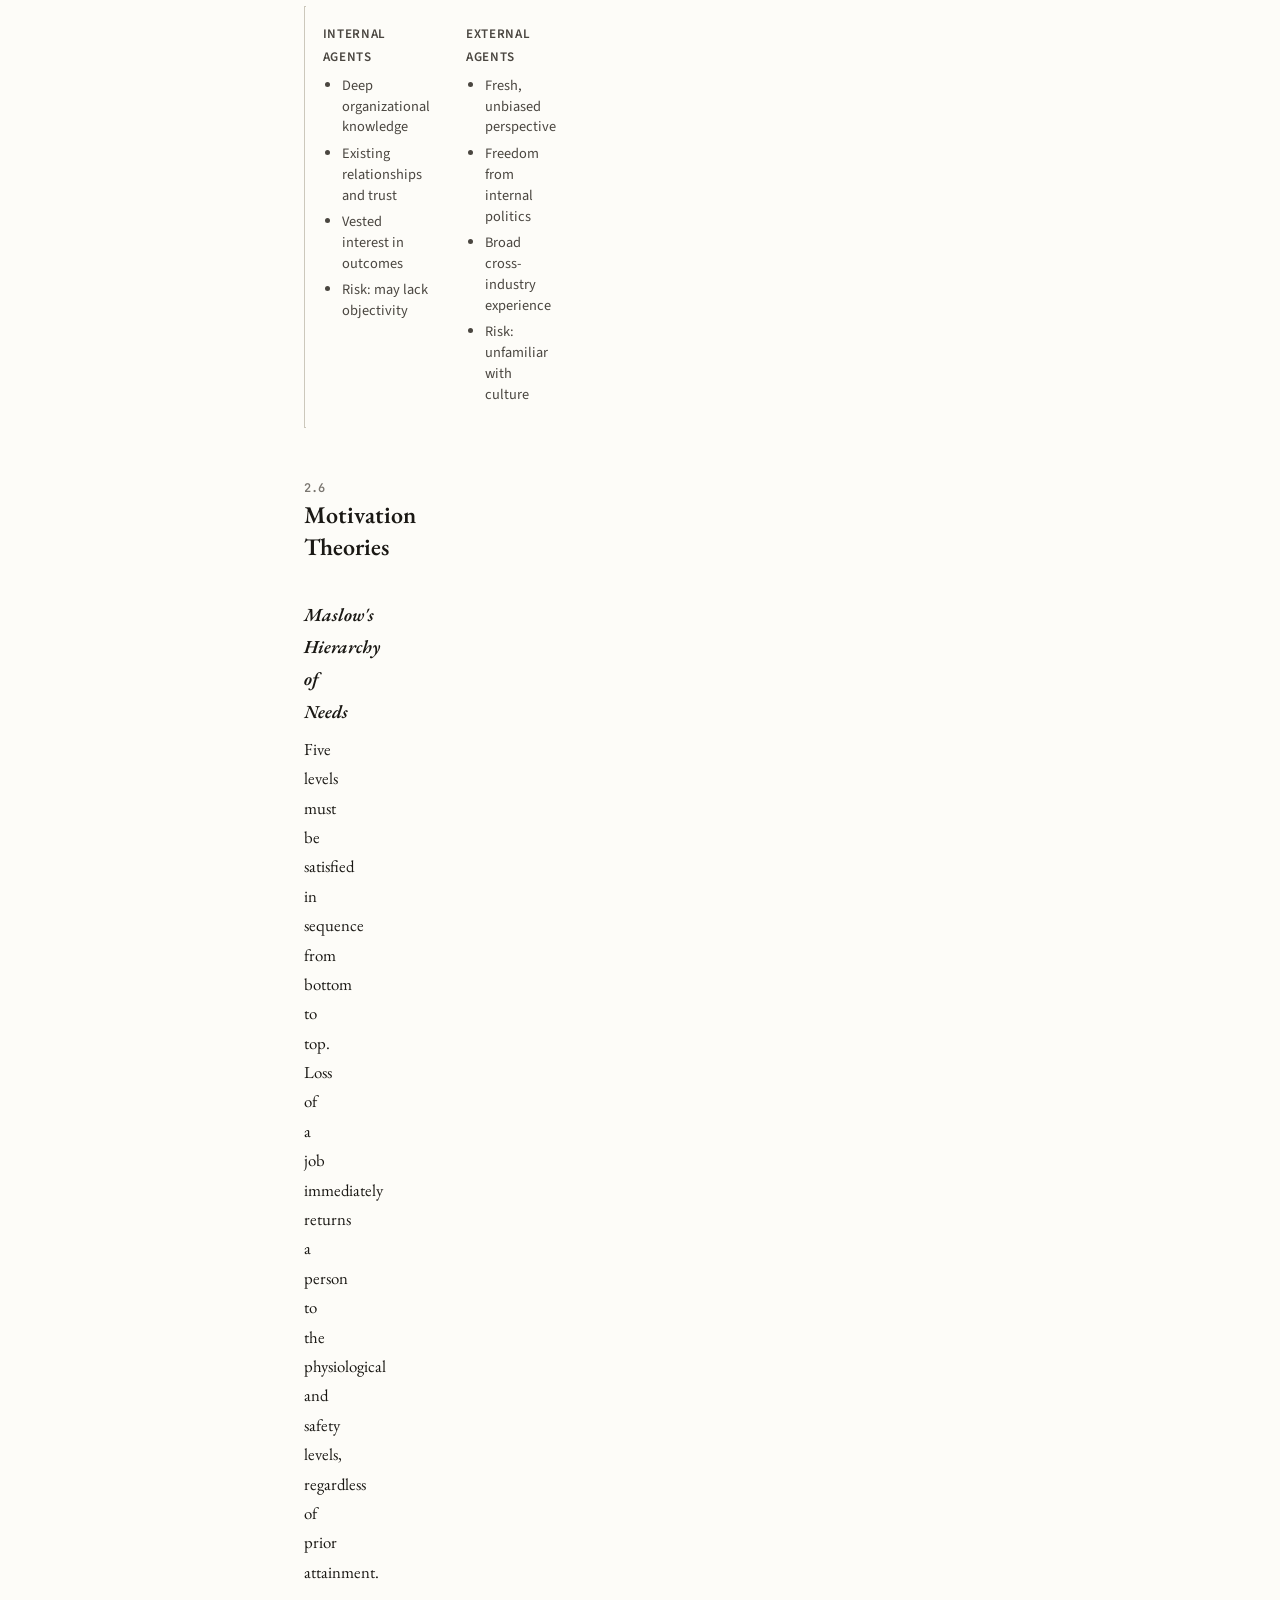
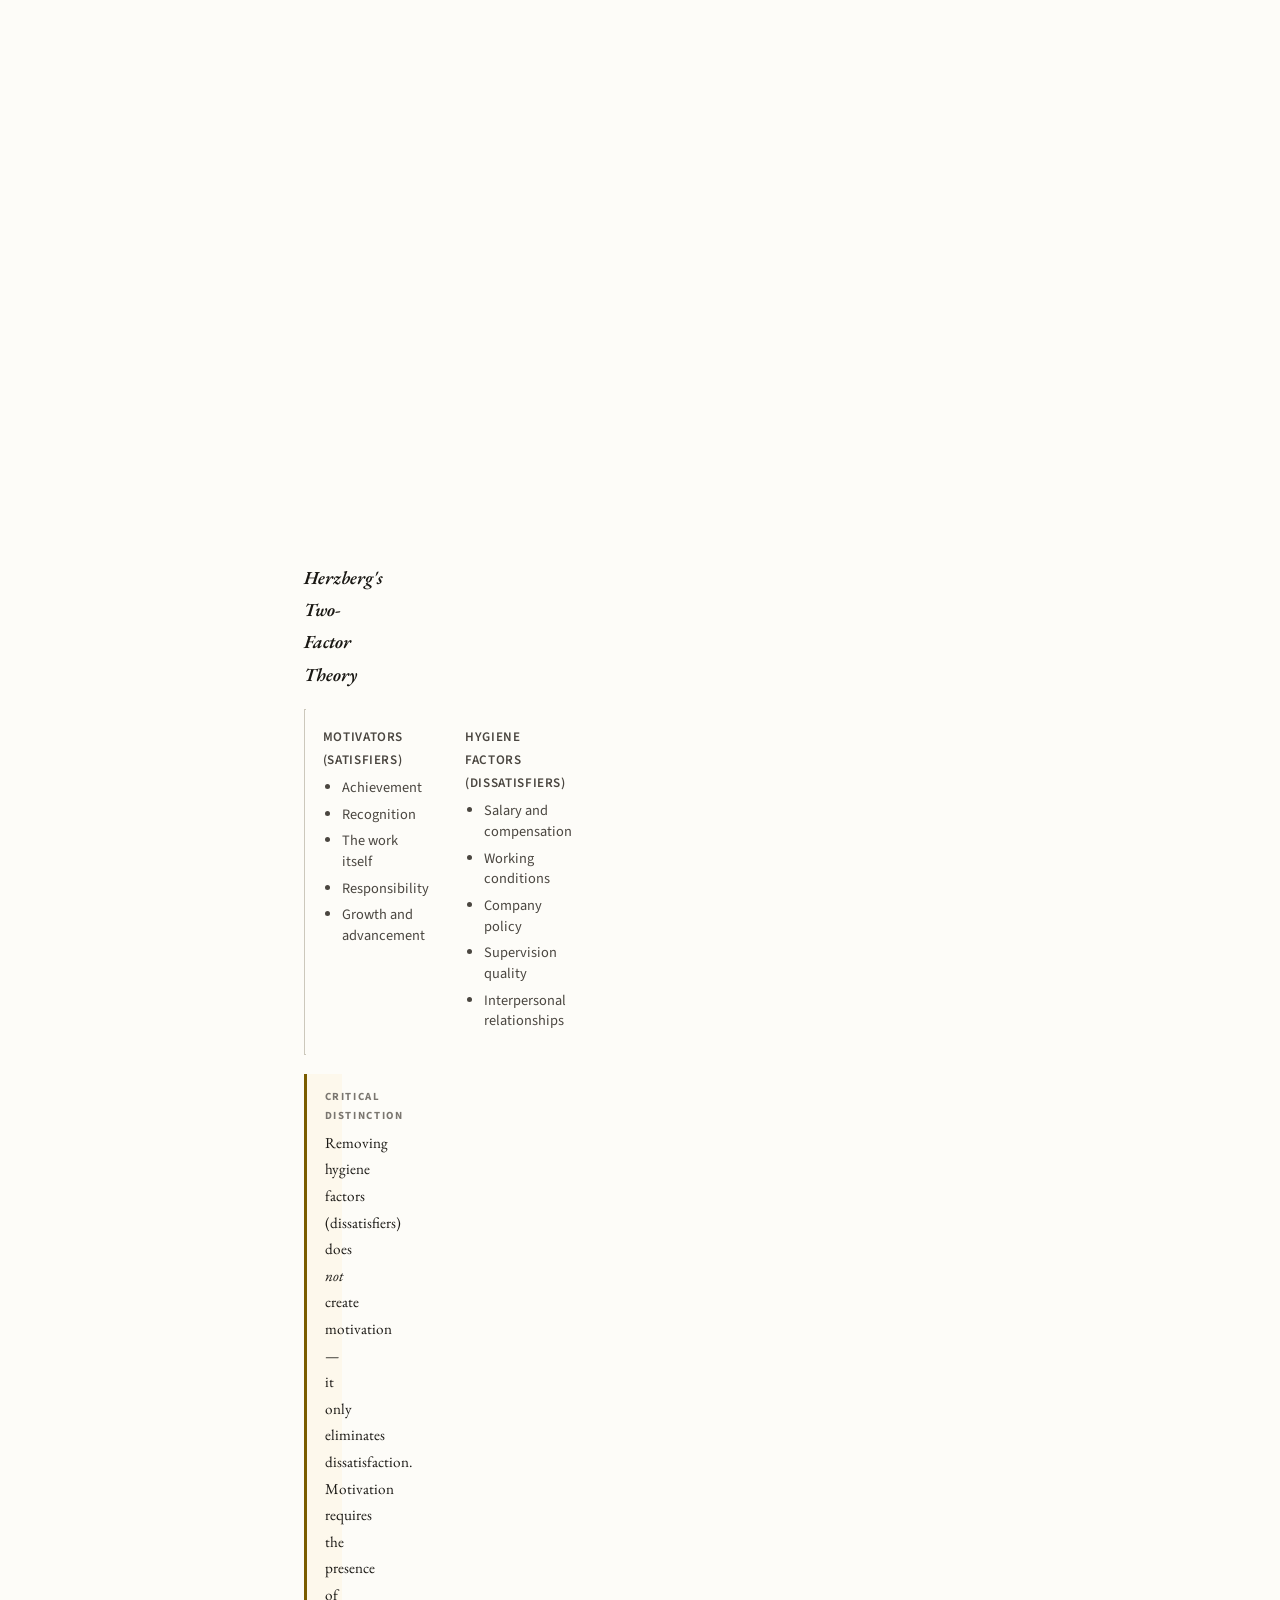
<file: redesign/chapters/ch2.html>
<!DOCTYPE html>
<html lang="en">
<head>
<meta charset="UTF-8">
<meta name="viewport" content="width=device-width, initial-scale=1.0">
<title>§2 Leadership — ASQ CMQ/OE</title>
<link rel="stylesheet" href="../css/main.css">
</head>
<body>
<div class="layout">

  <aside class="sidebar">
    <div class="sidebar-brand">
      <strong>ASQ CMQ/OE</strong>
      Study Reference
    </div>
    <nav>
      <div class="nav-section">Contents</div>
      <a class="nav-link" href="../index.html">Table of Contents</a>
      <div class="nav-section">Section I — Leadership</div>
      <a class="nav-link" href="intro.html">Introduction: Quality Evolution</a>
      <a class="nav-link" href="ch1.html">§1 &nbsp; Organizational Structures</a>
      <a class="nav-link active" href="ch2.html">§2 &nbsp; Leadership</a>
      <a class="nav-link" href="ch3.html">§3 &nbsp; Teams &amp; Team Processes</a>
    </nav>
    <div class="sidebar-footer">
      ASQ CMQ/OE Prep &mdash; 2026
    </div>
  </aside>

  <main class="main">

    <div class="doc-header">
      <div class="doc-label">Section I &mdash; BoK I.B &mdash; Leadership</div>
      <h1>§2 &nbsp; Leadership</h1>
    </div>

    <div class="abstract">
      <div class="abstract-label">Summary</div>
      <p>Leadership encompasses the theories, styles, and competencies through which individuals influence others toward shared goals. This chapter covers the leader-vs.-manager distinction, leadership styles, emotional intelligence, organizational culture, change management, motivation theory, conflict resolution, and empowerment.</p>
    </div>

    <h2><span class="section-num">2.1</span> Leader vs. Manager</h2>

    <div class="table-wrap">
      <table>
        <thead><tr><th>Dimension</th><th>Leader</th><th>Manager</th></tr></thead>
        <tbody>
          <tr><td>Source of influence</td><td>Character, trust, personal power — voluntarily followed</td><td>Formally designated authority, granted from above</td></tr>
          <tr><td>Position required?</td><td>No — one can lead without a title</td><td>Yes — officially appointed</td></tr>
          <tr><td>Focus (Covey)</td><td>"Doing the right things"</td><td>"Doing things right"</td></tr>
          <tr><td>Deming's view</td><td colspan="2">"The job of management is not supervision, but leadership."</td></tr>
        </tbody>
      </table>
    </div>

    <div class="callout key">
      <div class="callout-label">Gallup 2005–2008</div>
      <p>Four attributes followers most value in leaders: <strong>Trust, Compassion, Stability, Hope.</strong></p>
    </div>

    <p>Key roles a leader performs: <strong>Enabler, Follower, Advocate, Appraiser, Facilitator.</strong></p>

    <h2><span class="section-num">2.2</span> Leadership Styles</h2>

    <div class="table-wrap">
      <table>
        <thead><tr><th>Style</th><th>Characteristics</th><th>Key Association</th></tr></thead>
        <tbody>
          <tr>
            <td><strong>Cause Leadership</strong></td>
            <td>Gathers followers around a common goal through personal motivation and power. Uses charisma, empathy, trust, empowerment, ethics, and experience. Highly visible.</td>
            <td>Multidimensional; closest to "inspirational"</td>
          </tr>
          <tr>
            <td><strong>Transactional</strong></td>
            <td>Clear task-and-reward structure; contractual relationship. Follows defined procedures. Rewards and punishes based on performance. "Hired gun" model.</td>
            <td>Structured, compliance-driven environments</td>
          </tr>
          <tr>
            <td><strong>Transformational</strong></td>
            <td>Articulates vision and values; elevates goals and self-confidence of followers. Inspires beyond self-interest.</td>
            <td>Bob Galvin at Motorola</td>
          </tr>
          <tr>
            <td><strong>Situational</strong> (Hersey-Blanchard)</td>
            <td>Style varies by task behavior, relationship behavior, and follower readiness/maturity. Four modes: Telling, Selling, Participating, Delegating.</td>
            <td>Adaptive leadership model</td>
          </tr>
        </tbody>
      </table>
    </div>

    <h3>Hersey-Blanchard: Four Situational Styles</h3>
    <div class="table-wrap">
      <table>
        <thead><tr><th>Style</th><th>Task Behavior</th><th>Relationship Behavior</th><th>When to Use</th></tr></thead>
        <tbody>
          <tr><td>Telling (S1)</td><td>High</td><td>Low</td><td>Follower is new, low readiness</td></tr>
          <tr><td>Selling (S2)</td><td>High</td><td>High</td><td>Follower gaining competence but lacks confidence</td></tr>
          <tr><td>Participating (S3)</td><td>Low</td><td>High</td><td>Follower capable but lacks motivation</td></tr>
          <tr><td>Delegating (S4)</td><td>Low</td><td>Low</td><td>Follower is fully competent and motivated</td></tr>
        </tbody>
      </table>
    </div>

    <h2><span class="section-num">2.3</span> Emotional Intelligence (Goleman)</h2>

    <p>Goleman's five-dimension model divides EI into <em>personal competence</em> and <em>social competence</em>:</p>

    <div class="table-wrap">
      <table>
        <thead><tr><th>Competence</th><th>Dimension</th><th>Description</th></tr></thead>
        <tbody>
          <tr><td rowspan="3">Personal</td><td><strong>Self-awareness</strong></td><td>Knowing one's own emotions, strengths, and weaknesses</td></tr>
          <tr><td><strong>Self-regulation</strong></td><td>Managing disruptive impulses; thinking before acting</td></tr>
          <tr><td><strong>Motivation</strong></td><td>Drive to achieve beyond external rewards or expectations</td></tr>
          <tr><td rowspan="2">Social</td><td><strong>Empathy</strong></td><td>Understanding the feelings and perspectives of others</td></tr>
          <tr><td><strong>Social skills</strong></td><td>Managing relationships, building networks, finding common ground</td></tr>
        </tbody>
      </table>
    </div>

    <h2><span class="section-num">2.4</span> Organizational Culture (Schein)</h2>

    <p>Edgar Schein defined culture as <strong>shared basic assumptions</strong> learned by a group, considered valid, and taught to new members as the correct way to perceive, think, and feel.</p>

    <dl>
      <dt>Level 1 &mdash; Artifacts</dt>
      <dd>Visible structures, processes, symbols, stories, and myths. The surface layer of culture.</dd>
      <dt>Level 2 &mdash; Espoused Values</dt>
      <dd>Stated strategies, goals, and philosophies. What the organization says it believes.</dd>
      <dt>Level 3 &mdash; Underlying Assumptions</dt>
      <dd>Unconscious beliefs taken for granted. The deepest and most influential layer. Must be understood before any change initiative.</dd>
    </dl>

    <div class="callout note">
      <div class="callout-label">Regional Emphasis Note</div>
      <p>North America: strategic planning emphasis. Europe: benchmarking. South America: strategic planning combined with outsourcing. Culture varies significantly by region; the exam may test these distinctions.</p>
    </div>

    <h2><span class="section-num">2.5</span> Change Management</h2>

    <h3>Kotter's 8-Step Model</h3>
    <div class="table-wrap">
      <table>
        <thead><tr><th>Step</th><th>Action</th></tr></thead>
        <tbody>
          <tr><td>1</td><td>Create a sense of urgency for the need to change</td></tr>
          <tr><td>2</td><td>Form a guiding coalition with sufficient authority</td></tr>
          <tr><td>3</td><td>Develop a vision and strategy for change</td></tr>
          <tr><td>4</td><td>Communicate the vision broadly and repeatedly</td></tr>
          <tr><td>5</td><td>Empower broad-based action; remove obstacles</td></tr>
          <tr><td>6</td><td>Generate short-term wins and make them visible</td></tr>
          <tr><td>7</td><td>Consolidate gains and produce more change</td></tr>
          <tr><td>8</td><td>Anchor new approaches in organizational culture</td></tr>
        </tbody>
      </table>
    </div>

    <h3>Sources of Resistance to Change</h3>
    <ul style="margin-left:1.5rem; font-family:var(--sans); font-size:.95rem; color:var(--text2); line-height:1.9;">
      <li>Comfort with the current condition (status quo bias)</li>
      <li>Change communicated to wrong people, by wrong method, at wrong time</li>
      <li>Fear of failure or fear of the unknown</li>
      <li>Perceived additional workload</li>
      <li>Poor history of past change initiatives</li>
    </ul>

    <div class="callout key">
      <div class="callout-label">Senge's Boiling Frog</div>
      <p>Gradual change goes unnoticed until the situation becomes critical — like a frog that does not notice slowly rising water temperature. Organizations must develop sensitivity to incremental environmental shifts.</p>
    </div>

    <h3>Change Agents</h3>
    <div class="cmp-grid">
      <div class="cmp-cell">
        <h4>Internal Agents</h4>
        <ul>
          <li>Deep organizational knowledge</li>
          <li>Existing relationships and trust</li>
          <li>Vested interest in outcomes</li>
          <li>Risk: may lack objectivity</li>
        </ul>
      </div>
      <div class="cmp-cell">
        <h4>External Agents</h4>
        <ul>
          <li>Fresh, unbiased perspective</li>
          <li>Freedom from internal politics</li>
          <li>Broad cross-industry experience</li>
          <li>Risk: unfamiliar with culture</li>
        </ul>
      </div>
    </div>

    <h2><span class="section-num">2.6</span> Motivation Theories</h2>

    <h3>Maslow's Hierarchy of Needs</h3>
    <p>Five levels must be satisfied in sequence from bottom to top. Loss of a job immediately returns a person to the physiological and safety levels, regardless of prior attainment.</p>

    <div class="table-wrap">
      <table>
        <thead><tr><th>Level</th><th>Need</th><th>Workplace Relevance</th></tr></thead>
        <tbody>
          <tr><td>5 (Highest)</td><td>Self-actualization</td><td>Meaningful work, growth, creativity</td></tr>
          <tr><td>4</td><td>Esteem</td><td>Recognition, status, achievement</td></tr>
          <tr><td>3</td><td>Belonging / Social</td><td>Team membership, relationships</td></tr>
          <tr><td>2</td><td>Safety</td><td>Job security, safe conditions</td></tr>
          <tr><td>1 (Lowest)</td><td>Physiological</td><td>Adequate pay, rest, working conditions</td></tr>
        </tbody>
      </table>
    </div>

    <h3>Herzberg's Two-Factor Theory</h3>
    <div class="cmp-grid">
      <div class="cmp-cell">
        <h4>Motivators (Satisfiers)</h4>
        <ul>
          <li>Achievement</li>
          <li>Recognition</li>
          <li>The work itself</li>
          <li>Responsibility</li>
          <li>Growth and advancement</li>
        </ul>
      </div>
      <div class="cmp-cell">
        <h4>Hygiene Factors (Dissatisfiers)</h4>
        <ul>
          <li>Salary and compensation</li>
          <li>Working conditions</li>
          <li>Company policy</li>
          <li>Supervision quality</li>
          <li>Interpersonal relationships</li>
        </ul>
      </div>
    </div>

    <div class="callout key">
      <div class="callout-label">Critical Distinction</div>
      <p>Removing hygiene factors (dissatisfiers) does <em>not</em> create motivation — it only eliminates dissatisfaction. Motivation requires the presence of motivators (satisfiers).</p>
    </div>

    <h3>Vroom's Expectancy Theory</h3>
    <p><strong>Motivation = Expectancy &times; Instrumentality &times; Valence.</strong> People act on what they believe will lead to valued rewards. All three components must be present for motivation to occur.</p>

    <h3>Equity Theory</h3>
    <p>Individuals compare their own input/output ratio to that of comparable others. Perceived inequity creates tension that motivates behavior to restore balance.</p>

    <h3>Intrinsic vs. Extrinsic Motivation</h3>
    <div class="table-wrap">
      <table>
        <thead><tr><th>Type</th><th>Source</th><th>Examples</th></tr></thead>
        <tbody>
          <tr><td><strong>Intrinsic</strong></td><td>From the work itself</td><td>Satisfaction, achievement, autonomy, creativity, personal growth</td></tr>
          <tr><td><strong>Extrinsic</strong></td><td>From external rewards</td><td>Pay, bonuses, recognition programs, promotions</td></tr>
        </tbody>
      </table>
    </div>
    <p>Both types coexist within individuals and are not mutually exclusive.</p>

    <h2><span class="section-num">2.7</span> Conflict Resolution</h2>

    <p>The Thomas-Kilmann model maps five conflict-handling modes on axes of <em>assertiveness</em> (concern for self) and <em>cooperativeness</em> (concern for others).</p>

    <div class="table-wrap">
      <table>
        <thead><tr><th>Mode</th><th>Assertiveness</th><th>Cooperativeness</th><th>Outcome</th></tr></thead>
        <tbody>
          <tr><td><strong>Competing</strong></td><td>High</td><td>Low</td><td>Win-lose</td></tr>
          <tr><td><strong>Collaborating</strong></td><td>High</td><td>High</td><td>Win-win — preferred in quality contexts</td></tr>
          <tr><td><strong>Compromising</strong></td><td>Medium</td><td>Medium</td><td>Partial satisfaction for both parties</td></tr>
          <tr><td><strong>Accommodating</strong></td><td>Low</td><td>High</td><td>Yield to others</td></tr>
          <tr><td><strong>Avoiding</strong></td><td>Low</td><td>Low</td><td>Withdraw; issue unresolved</td></tr>
        </tbody>
      </table>
    </div>

    <p>Principled negotiation principles: separate people from the problem; focus on interests rather than positions; invent options for mutual gain; use objective criteria.</p>

    <h2><span class="section-num">2.8</span> Empowerment</h2>

    <p>Empowerment is the conferral of the right to make decisions <em>and</em> take action. It represents a fundamental culture shift, not merely delegation.</p>

    <div class="cmp-grid">
      <div class="cmp-cell">
        <h4>Traditional Structure</h4>
        <ul>
          <li>Manager at the top</li>
          <li>Employees at the bottom</li>
          <li>Customers outside the organization</li>
        </ul>
      </div>
      <div class="cmp-cell">
        <h4>Empowered Structure</h4>
        <ul>
          <li>Customers at the top</li>
          <li>Employees serve customers directly</li>
          <li>Manager supports from below (inverted pyramid)</li>
        </ul>
      </div>
    </div>

    <p><strong>Requirements for successful empowerment:</strong> clear boundaries, appropriate training, mutual trust, accountability, and aligned reward systems.</p>
    <p><strong>Common failure modes:</strong> managers unwilling to relinquish control; unclear decision boundaries; inadequate preparation of employees.</p>

    <div class="callout note">
      <div class="callout-label">Drucker's Four Management Tasks</div>
      <p>Economic performance &mdash; Making work productive &mdash; Managing social impacts &mdash; Managing within time.</p>
    </div>

    <!-- ═══════════════════════════════════════════ FLASHCARDS ══ -->

    <h2><span class="section-num">2.9</span> Flashcard Review</h2>

    <div class="fc-wrap">
      <div class="fc-counter" id="fc-counter">1 / 15</div>
      <div class="fc-card" onclick="fcFlip()">
        <div class="fc-inner" id="fc-inner">
          <div class="fc-face front">
            <div class="fc-tag">Question &mdash; tap to reveal answer</div>
            <p id="fc-q"></p>
          </div>
          <div class="fc-face back">
            <div class="fc-tag">Answer</div>
            <p id="fc-a"></p>
          </div>
        </div>
      </div>
      <div class="fc-controls">
        <button class="fc-btn" onclick="fcPrev()">&#8592; Prev</button>
        <button class="fc-btn" onclick="fcNext()">Next &#8594;</button>
        <span class="fc-hint">Click card to flip</span>
      </div>
    </div>

    <!-- ═══════════════════════════════════════════ QUIZ ══ -->

    <h2><span class="section-num">2.10</span> Practice Quiz</h2>

    <div class="quiz-wrap">
      <div class="quiz-progress">
        <span class="quiz-stat" id="quiz-stat">0 / 15</span>
        <div class="quiz-bar-wrap"><div class="quiz-bar" id="quiz-bar" style="width:0%"></div></div>
        <span class="quiz-score" id="quiz-score">0 correct</span>
        <button class="quiz-reset" id="quiz-reset" onclick="quizReset()">Retry</button>
      </div>
      <div id="quiz-box"></div>
    </div>

    <div class="doc-footer">
      <a href="ch1.html">&larr; §1 Organizational Structures</a>
      <a href="ch3.html">§3 Teams &amp; Team Processes &rarr;</a>
    </div>

  </main>
</div>

<script>
window.FLASH_DATA = [
  {q:"Leader vs. Manager — Covey's distinction?", a:"Leaders do the right things; managers do things right. A leader may have no formal position — leadership is earned through influence, not granted by title."},
  {q:"Gallup's four attributes followers value most?", a:"Trust, Compassion, Stability, and Hope (2005–2008 study)."},
  {q:"What are the five key leader roles?", a:"Enabler, Follower, Advocate, Appraiser, Facilitator."},
  {q:"Transactional vs. Transformational leadership?", a:"Transactional: clear tasks and rewards, contractual, rule-following. Transformational: vision-driven, inspires beyond self-interest, elevates goals. Bob Galvin at Motorola is the transformational exemplar."},
  {q:"Hersey-Blanchard situational model?", a:"Style varies by task behavior, relationship behavior, and follower readiness. Four styles: Telling (high task/low rel), Selling (high/high), Participating (low task/high rel), Delegating (low/low)."},
  {q:"Goleman's five EI dimensions?", a:"Personal: (1) Self-awareness, (2) Self-regulation, (3) Motivation. Social: (4) Empathy, (5) Social skills."},
  {q:"Kotter's 8 steps in order?", a:"1-Urgency, 2-Coalition, 3-Vision, 4-Communicate, 5-Empower/remove obstacles, 6-Quick wins, 7-Build on gains, 8-Anchor in culture."},
  {q:"Internal vs. external change agents?", a:"Internal: org knowledge + vested interest, risk of lacking objectivity. External: fresh perspective + freedom from politics, risk of culture unfamiliarity."},
  {q:"Primary sources of resistance to change?", a:"Comfort with status quo, poor communication, fear of unknown/failure, perceived extra workload, poor history of past changes. (Senge's boiling frog: gradual change goes unnoticed.)"},
  {q:"Schein's three levels of organizational culture?", a:"(1) Artifacts — visible symbols/structures. (2) Espoused values — stated strategies/goals. (3) Underlying assumptions — unconscious, deepest beliefs. Must understand all three before attempting change."},
  {q:"Maslow's hierarchy in order?", a:"Physiological → Safety → Belonging → Esteem → Self-actualization. Must satisfy lower needs before higher levels motivate. Job loss returns person to the bottom levels."},
  {q:"Herzberg's key insight?", a:"Removing dissatisfiers (hygiene: salary, conditions, policy) does NOT create motivation — it only eliminates dissatisfaction. Motivation requires satisfiers (achievement, recognition, work itself)."},
  {q:"Vroom's Expectancy Theory formula?", a:"Motivation = Expectancy × Instrumentality × Valence. People do what they believe will lead to valued rewards."},
  {q:"Best conflict resolution mode for quality?", a:"Collaborating — high assertiveness + high cooperativeness = win-win. Focuses on interests, not positions, and seeks mutual gain."},
  {q:"What is empowerment?", a:"Conferring the right to make decisions AND take action. Inverts the hierarchy: customers on top, employees serve them, managers support from below. Requires boundaries, training, trust, and accountability."}
];
</script>
<script>
window.QUIZ_DATA = [
  {q:"According to Covey, leadership focuses on:", o:["Doing things right","Doing the right things","Supervising effectively","Following established rules"], c:1, e:"Leadership = doing the right things. Management = doing things right."},
  {q:"The four attributes Gallup found followers most value are:", o:["Power, Speed, Knowledge, and Wealth","Trust, Compassion, Stability, and Hope","Vision, Strategy, Execution, and Control","Authority, Expertise, Influence, and Charisma"], c:1, e:"Trust, Compassion, Stability, and Hope — from the 2005–2008 Gallup study."},
  {q:"Transactional leadership is characterized by:", o:["Vision-driven inspiration","Clear tasks, defined rewards, and contractual relationships","No formal structure","The leader performing all critical work"], c:1, e:"Transactional leadership = clear tasks with defined rewards; a contractual, rule-following relationship."},
  {q:"Transformational leadership primarily focuses on:", o:["Maintaining the status quo","Contracts and performance metrics","Inspiring vision and elevating follower goals","Risk avoidance"], c:2, e:"Transformational leadership articulates vision and inspires followers beyond self-interest."},
  {q:"Hersey-Blanchard situational leadership considers:", o:["Only task complexity","Task behavior, relationship behavior, and follower readiness","Only the leader's personality","Budget constraints"], c:1, e:"Three factors: task behavior, relationship behavior, and follower readiness/maturity."},
  {q:"Which of the following is NOT one of Goleman's five EI dimensions?", o:["Self-awareness","Technical expertise","Empathy","Social skills"], c:1, e:"The five dimensions: self-awareness, self-regulation, motivation, empathy, social skills. Technical expertise is not an EI dimension."},
  {q:"Kotter's first step in his 8-step change model is:", o:["Remove obstacles","Create a sense of urgency","Celebrate short-term wins","Form a guiding coalition"], c:1, e:"Step 1: Create a sense of urgency. Without urgency, change efforts fail to gain traction."},
  {q:"The primary advantage of an external change agent is:", o:["Deep organizational knowledge","An objective, fresh perspective","Existing internal relationships","Political influence"], c:1, e:"External agents bring fresh, unbiased perspective and freedom from internal politics."},
  {q:"Resistance to change most commonly originates from:", o:["Excessive communication","Comfort with the status quo and fear of the unknown","Too many available resources","Excessive empowerment"], c:1, e:"The two primary sources are liking the current state and fearing the unknown."},
  {q:"Schein defines organizational culture as:", o:["The company's written policies","Shared basic assumptions of a group, taught to new members","The physical office layout","The compensation structure"], c:1, e:"Shared basic assumptions learned by a group, considered valid, and taught to new members."},
  {q:"In Maslow's hierarchy, which level is immediately below Self-actualization?", o:["Safety","Physiological","Esteem","Belonging"], c:2, e:"The order is: Physiological → Safety → Belonging → Esteem → Self-actualization."},
  {q:"Herzberg's satisfiers (motivators) include:", o:["Salary","Achievement and recognition","Office conditions","Company policy"], c:1, e:"Satisfiers include achievement, recognition, the work itself, responsibility, and growth."},
  {q:"The best conflict resolution mode for quality management is:", o:["Avoiding","Competing","Collaborating","Accommodating"], c:2, e:"Collaborating = high assertiveness + high cooperativeness = win-win outcome."},
  {q:"Empowerment means:", o:["Management retains all decision rights","Conferring the right to make decisions and take action","Eliminating management layers","Reducing individual accountability"], c:1, e:"Empowerment is giving people the authority to decide and act — not just delegate tasks."},
  {q:"Drucker's four management tasks are:", o:["Plan, Do, Check, Act","Economic performance, productive work, social impact, and time management","Hire, fire, promote, and demote","Design, build, test, and deploy"], c:1, e:"Drucker: economic performance, making work productive, managing social impacts, managing within time."}
];
</script>
<script src="../js/flashcard.js"></script>
<script src="../js/quiz.js"></script>
</body>
</html>
</file>
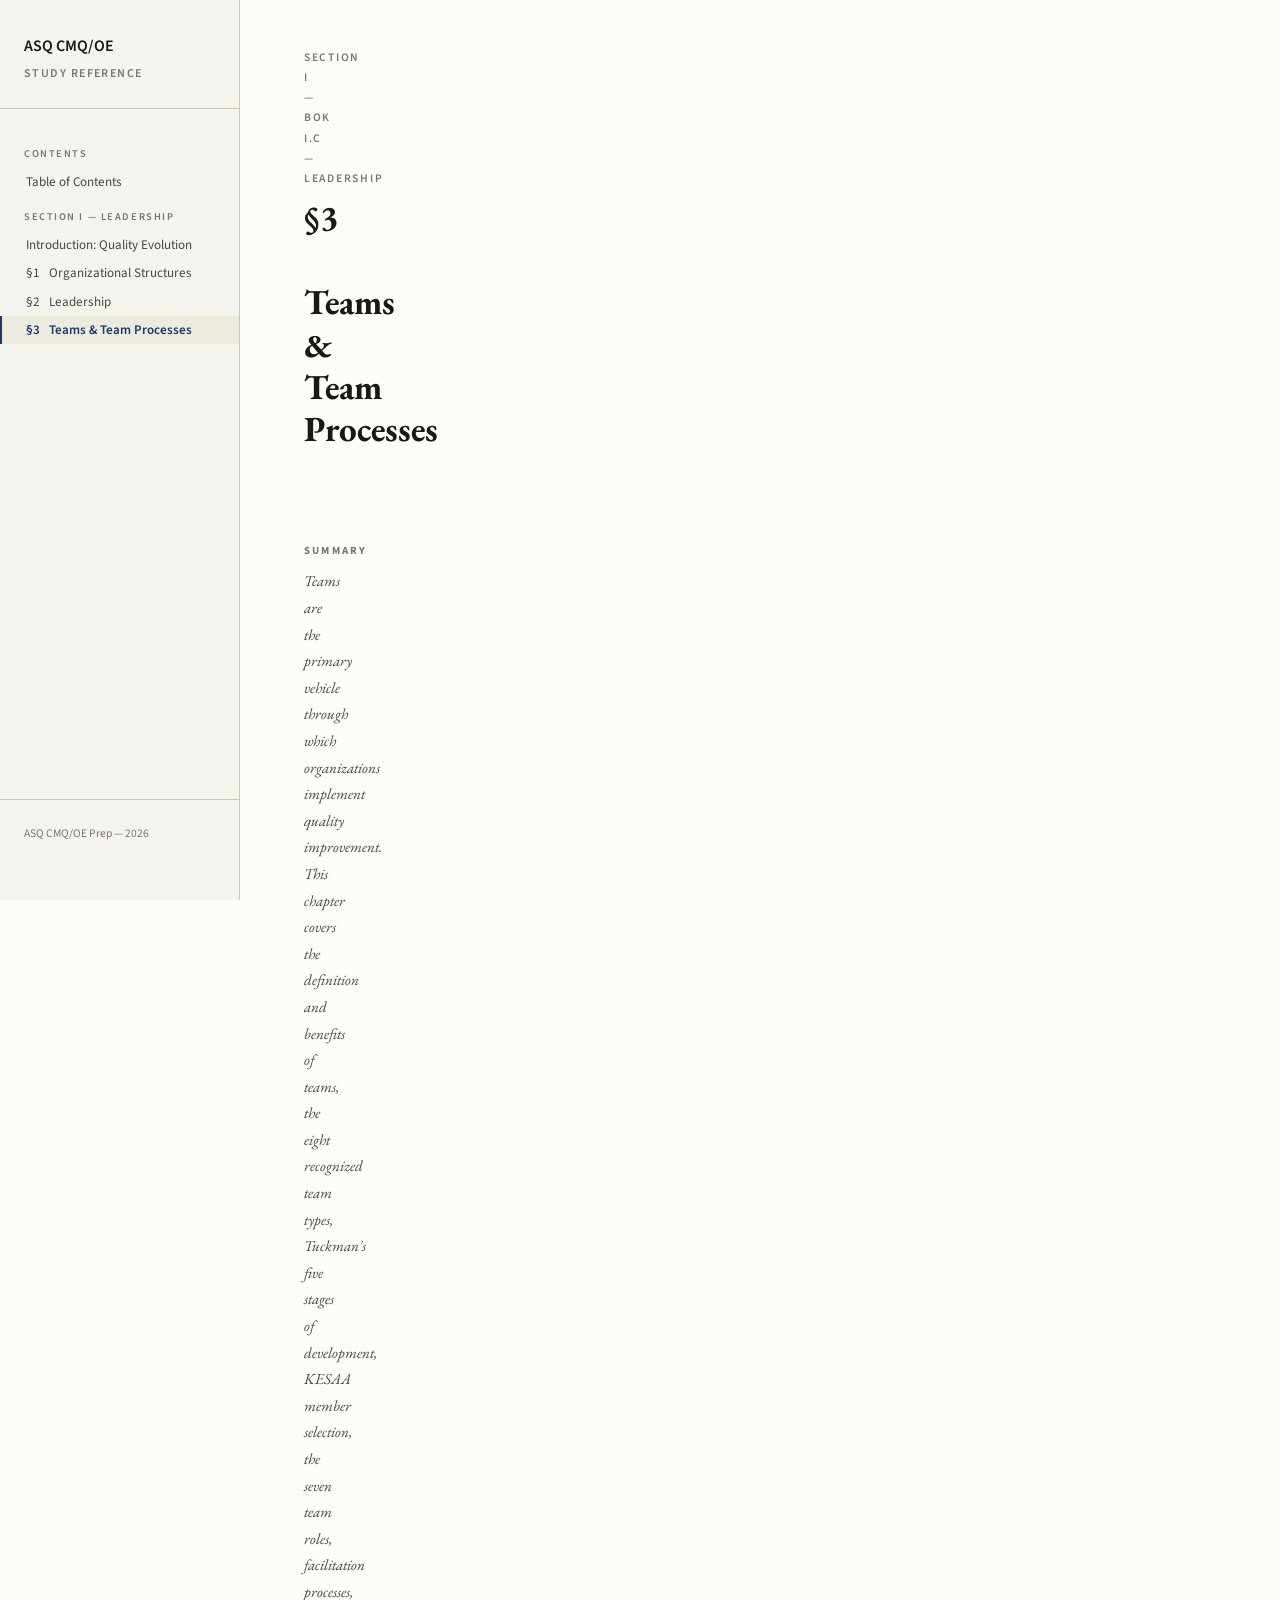
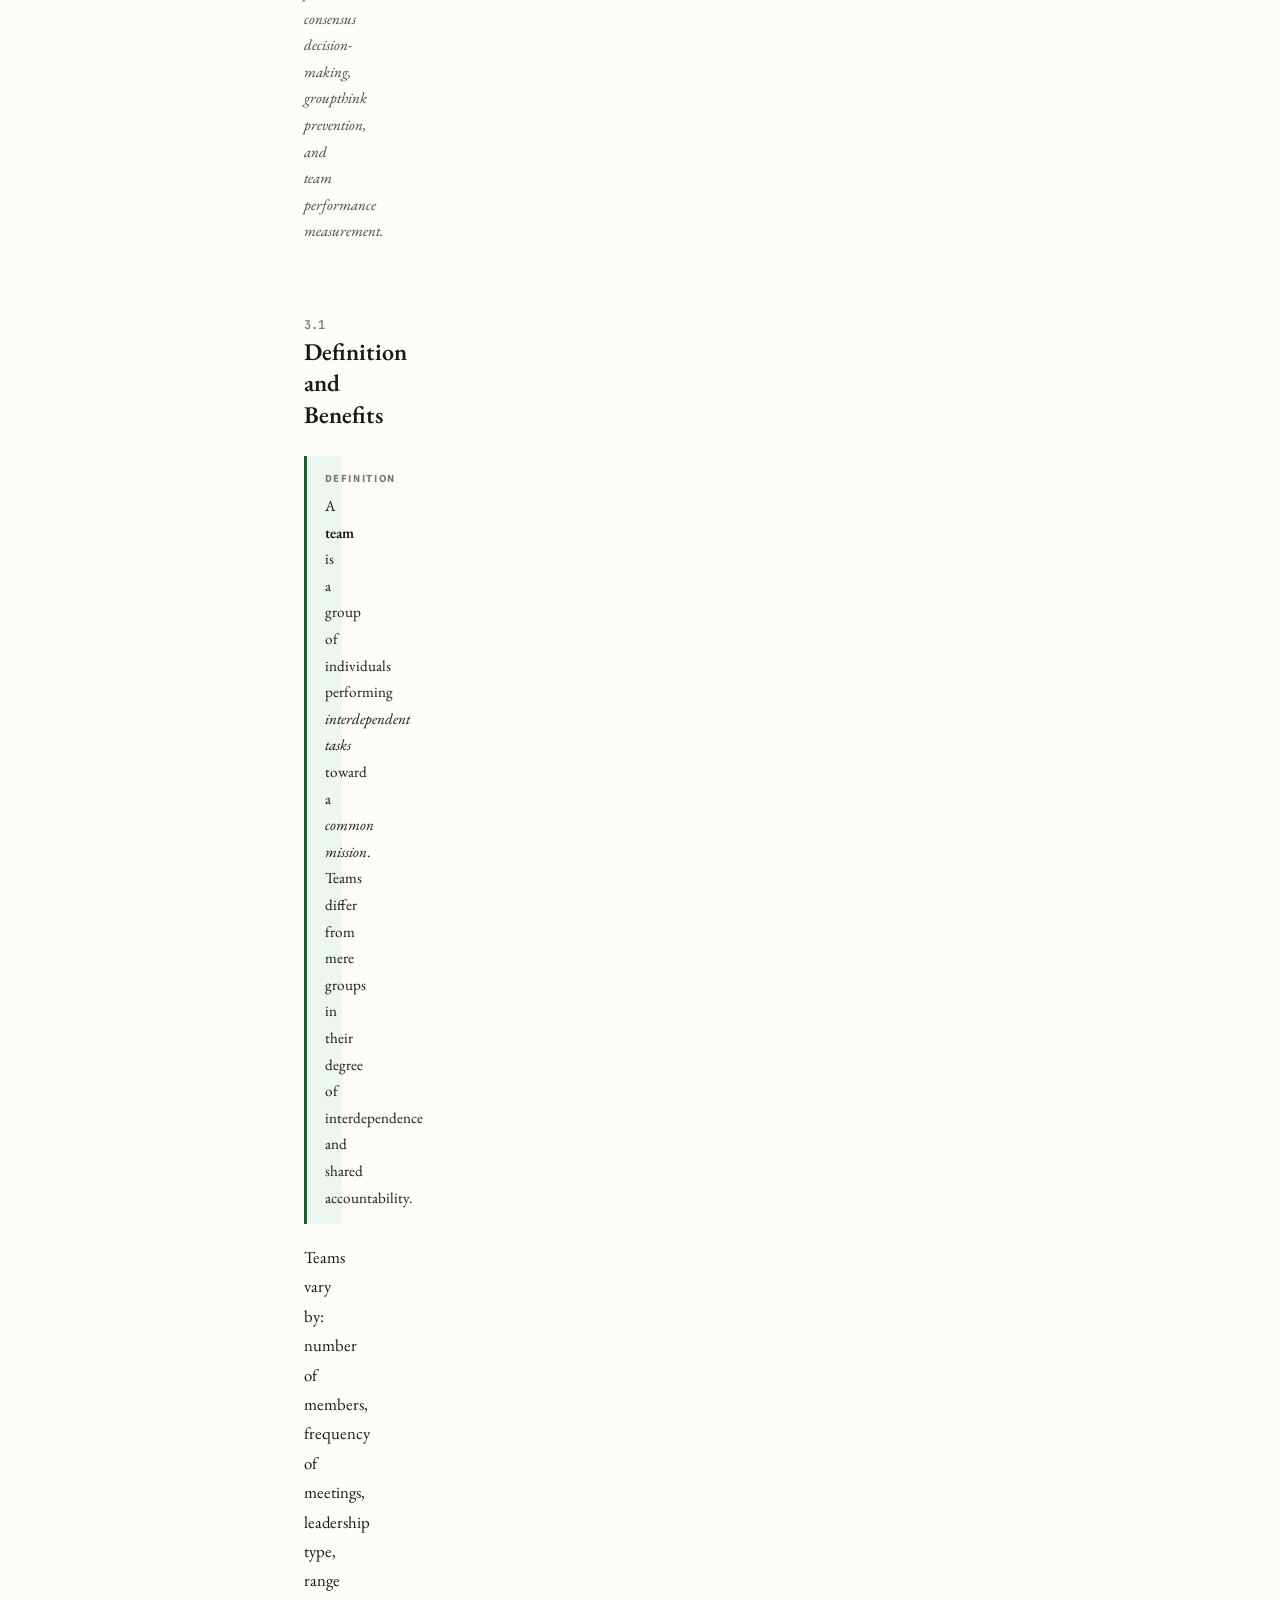
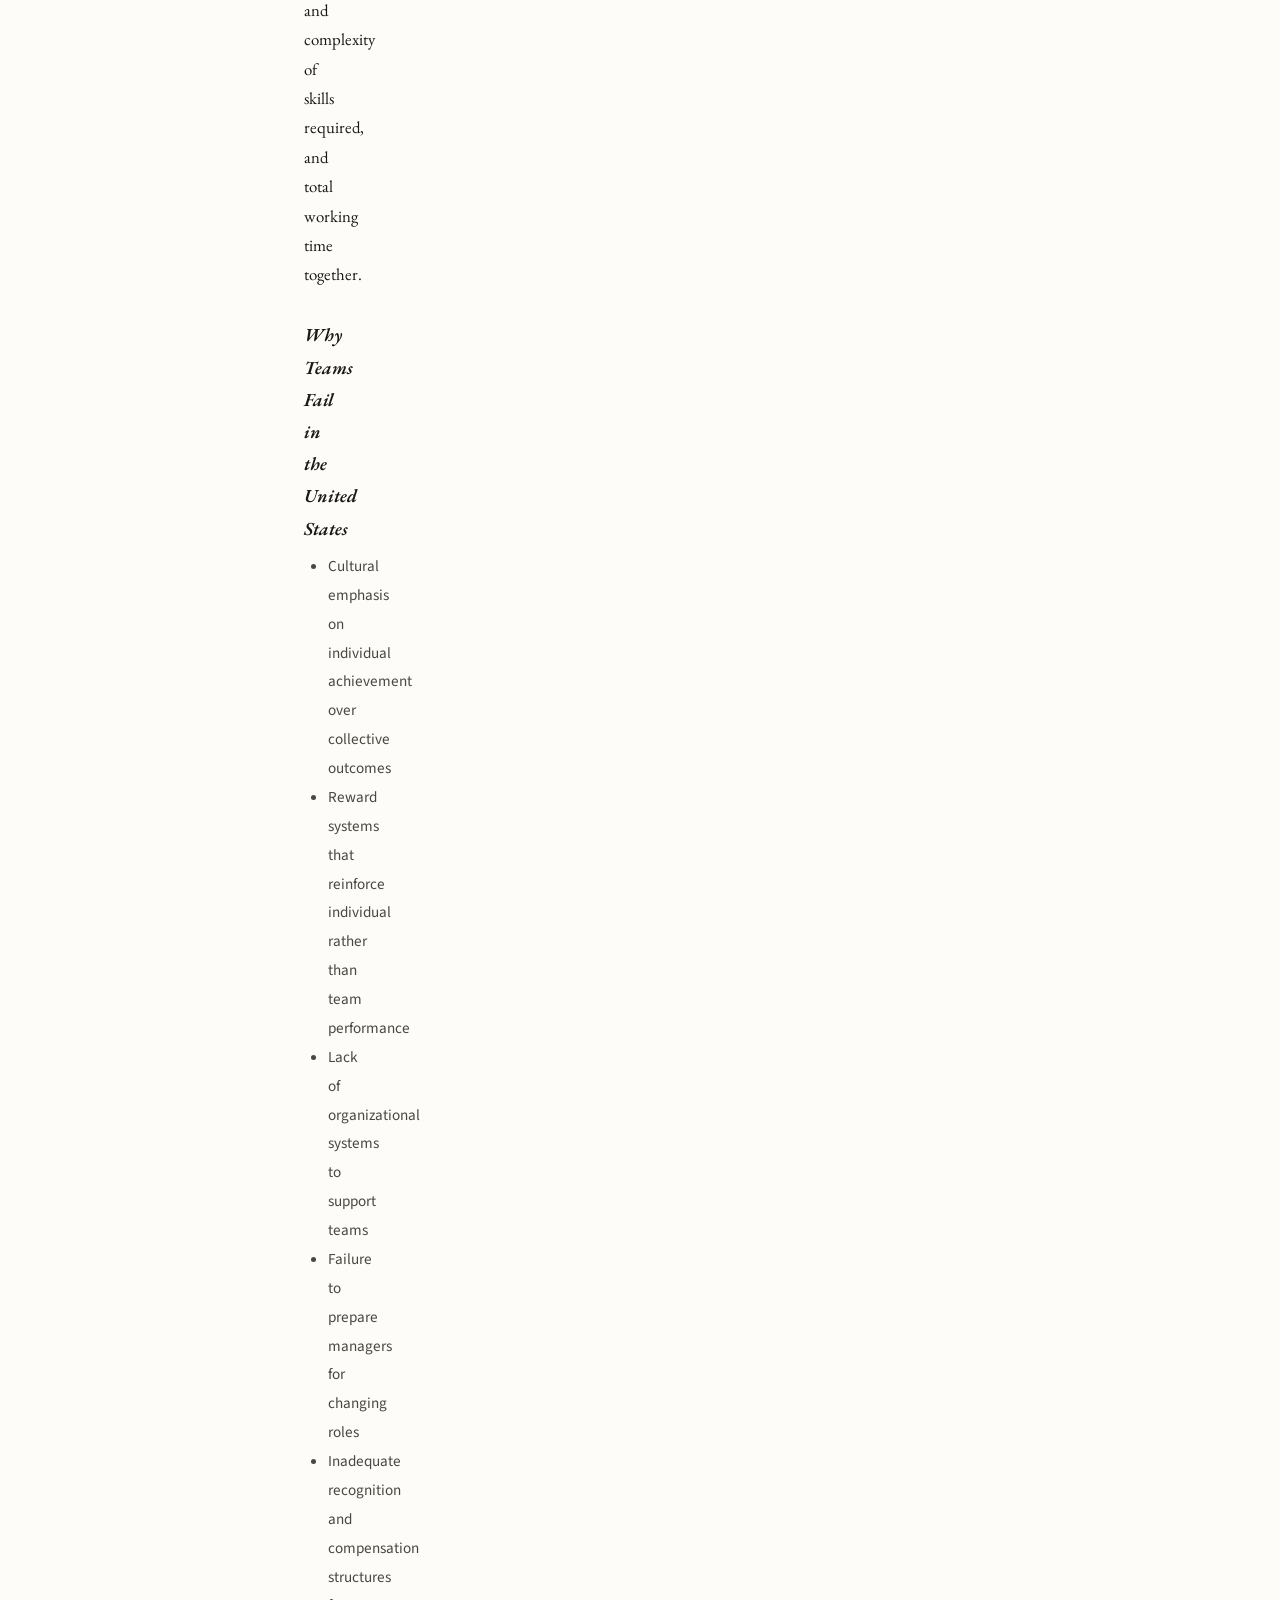
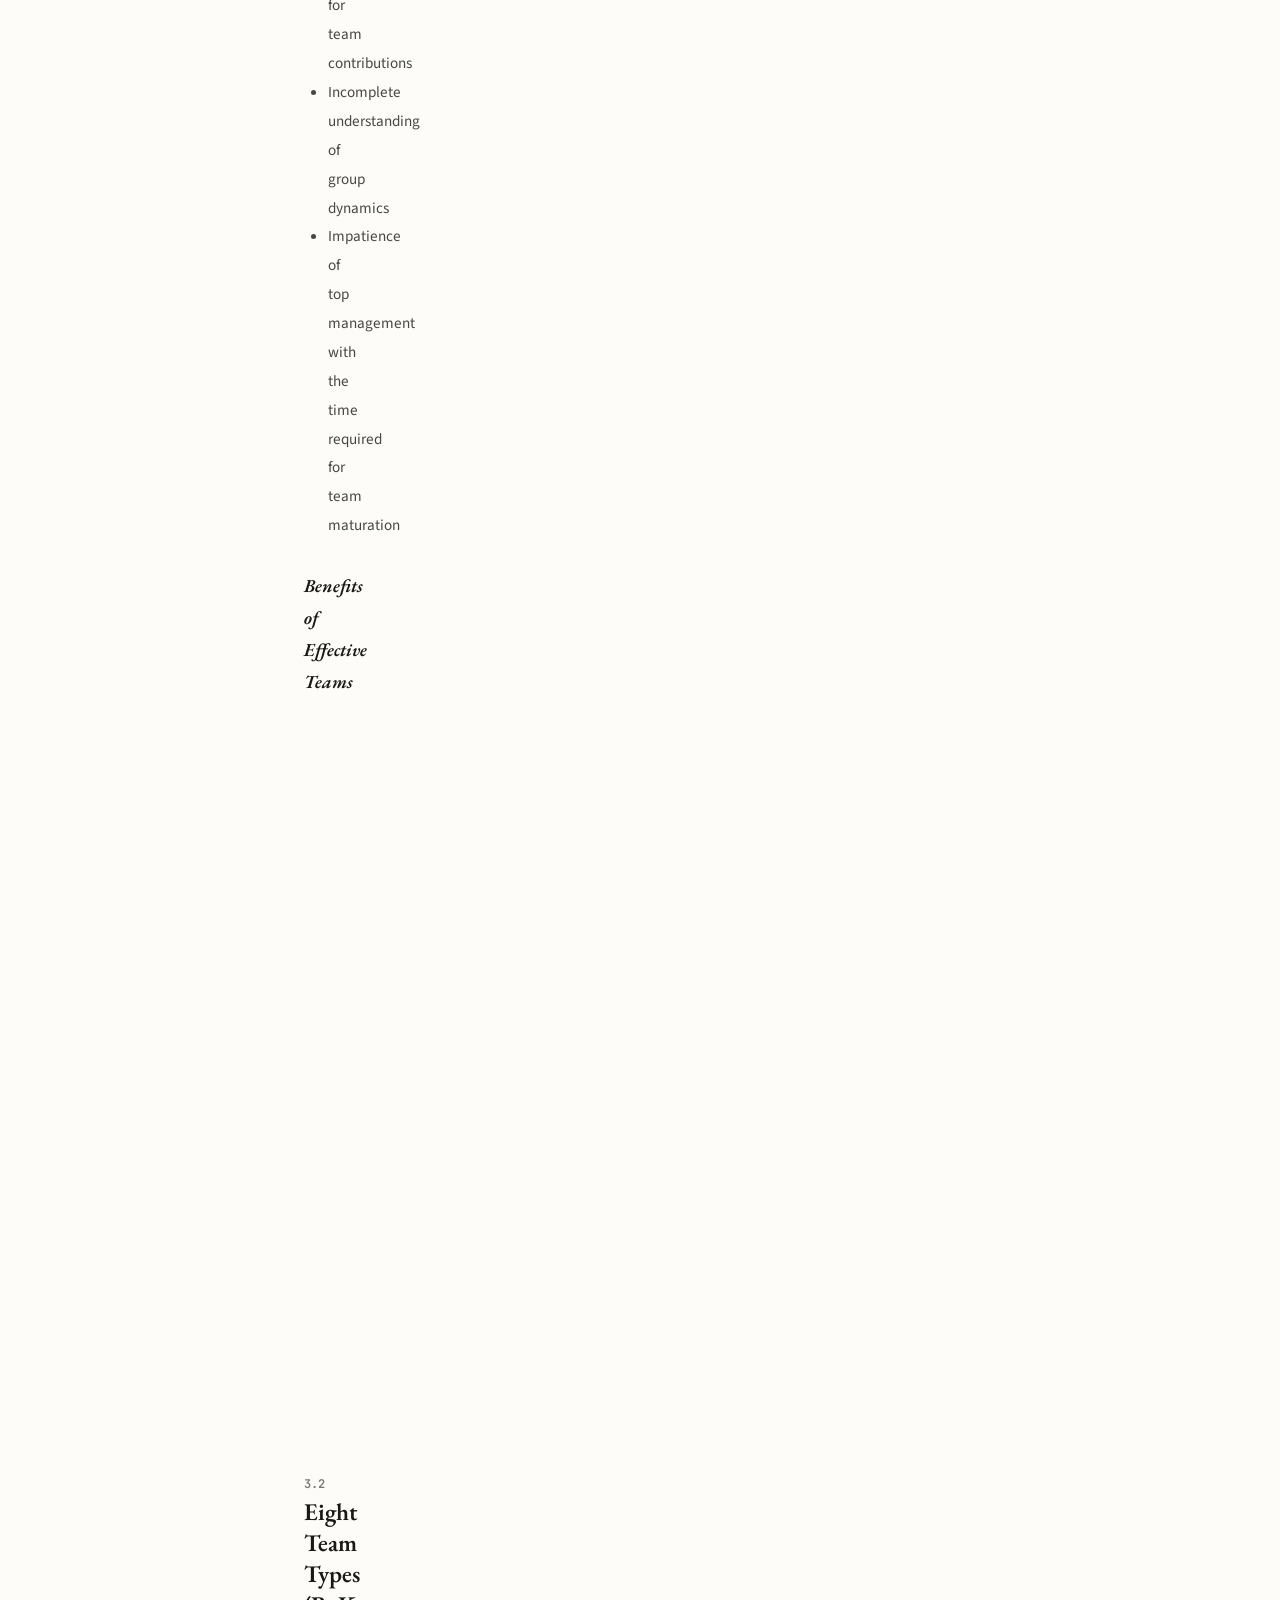
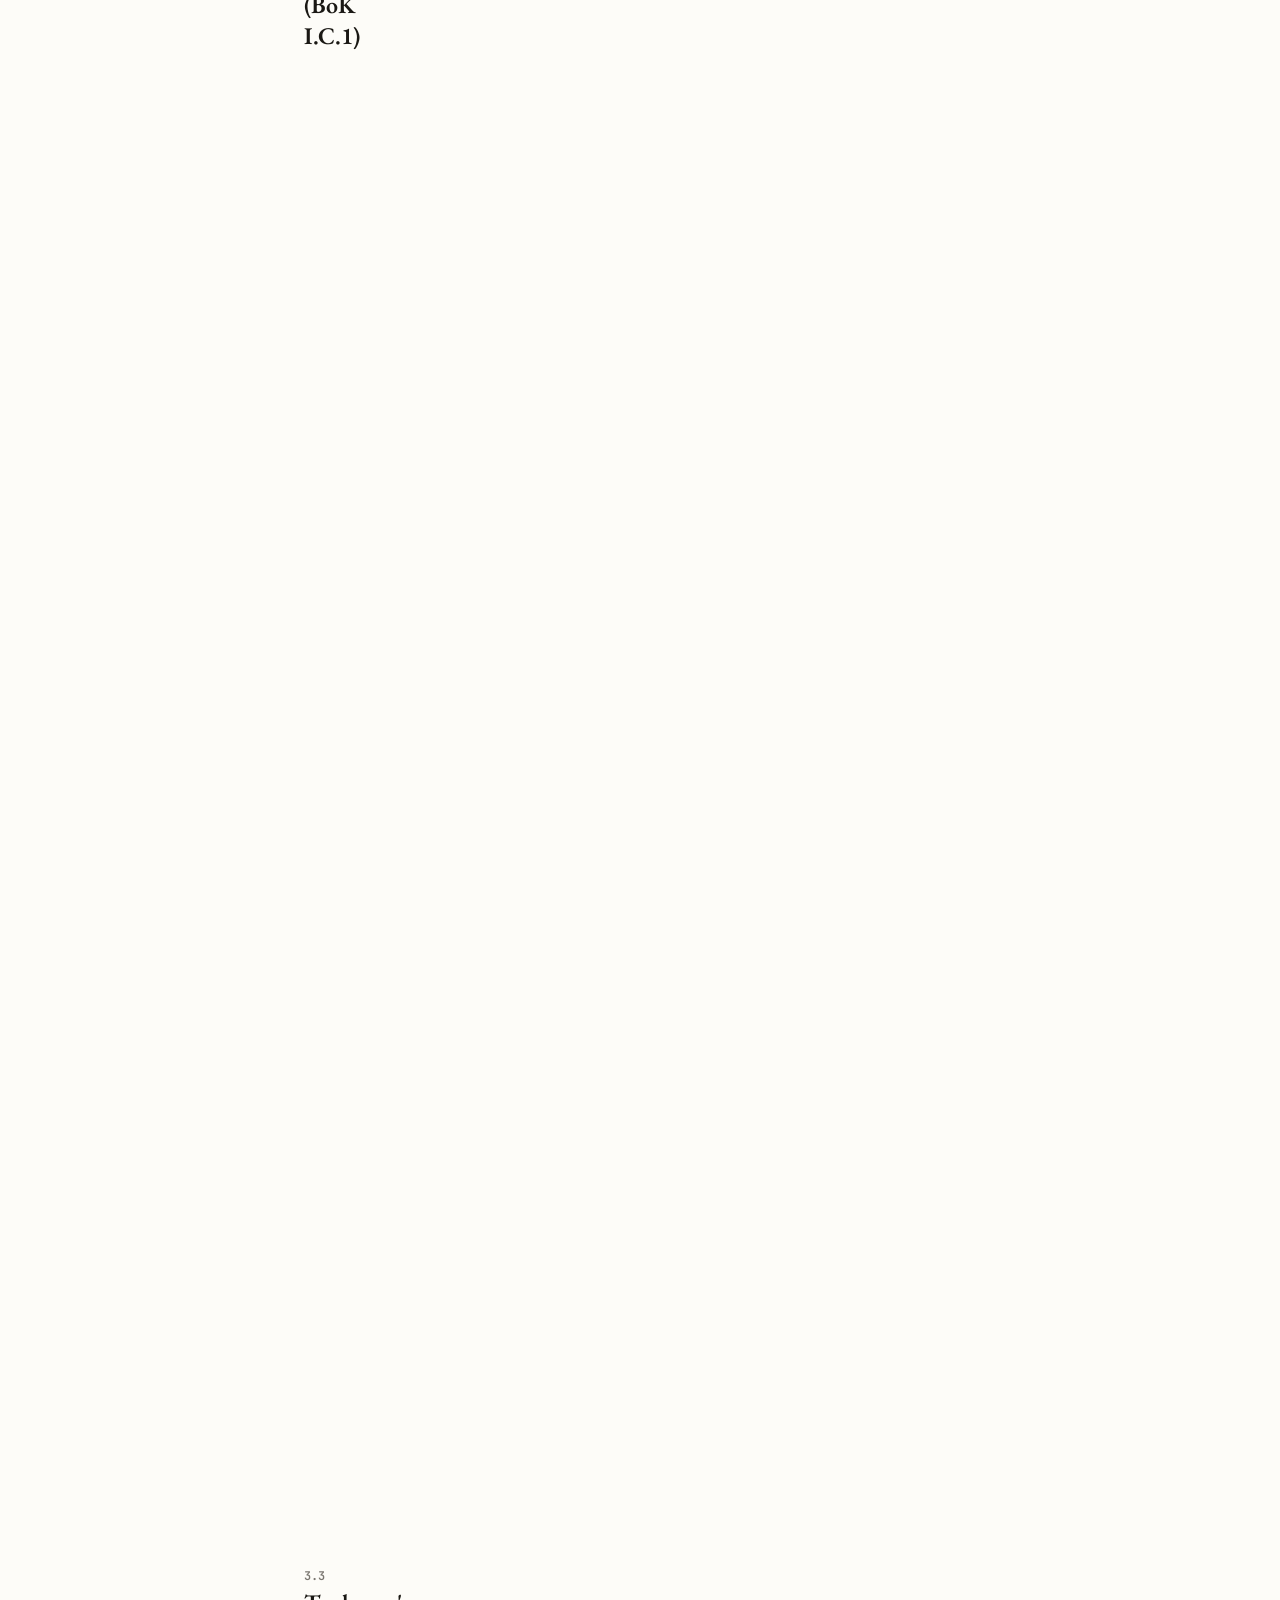
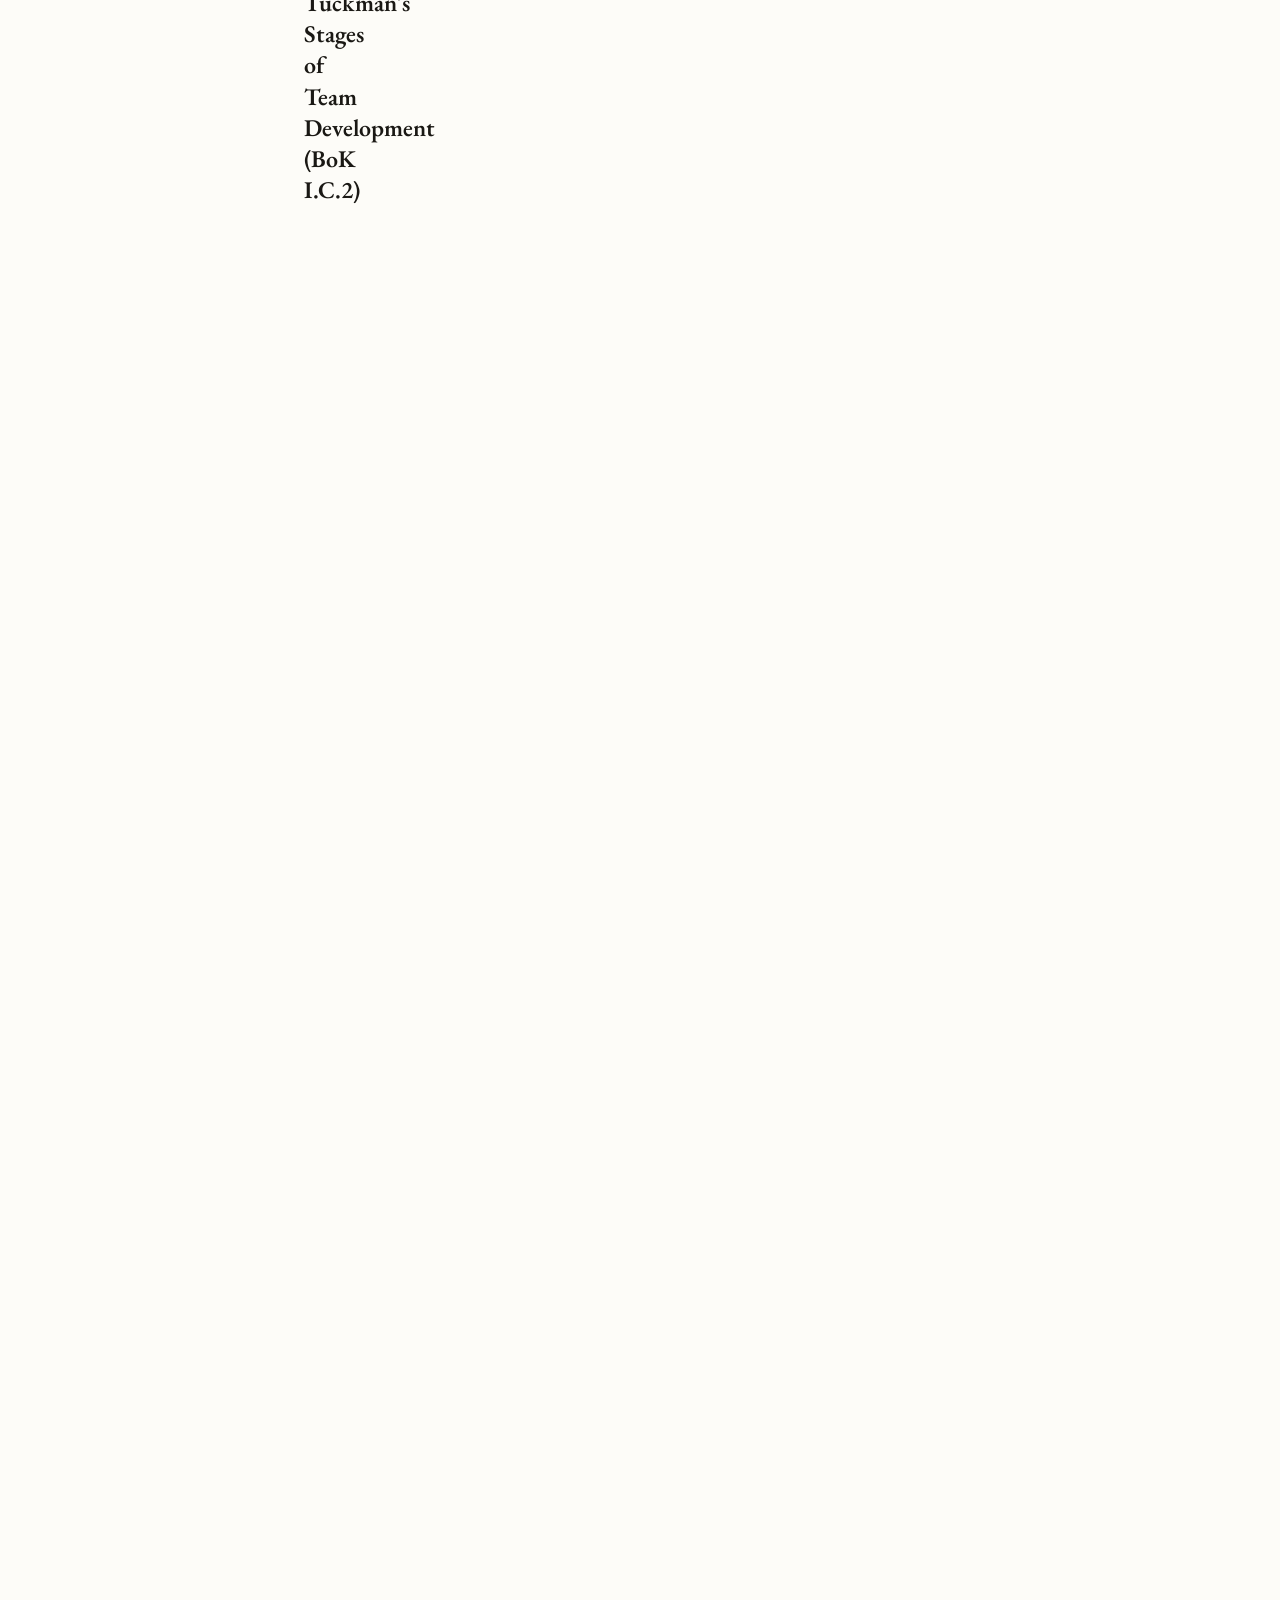
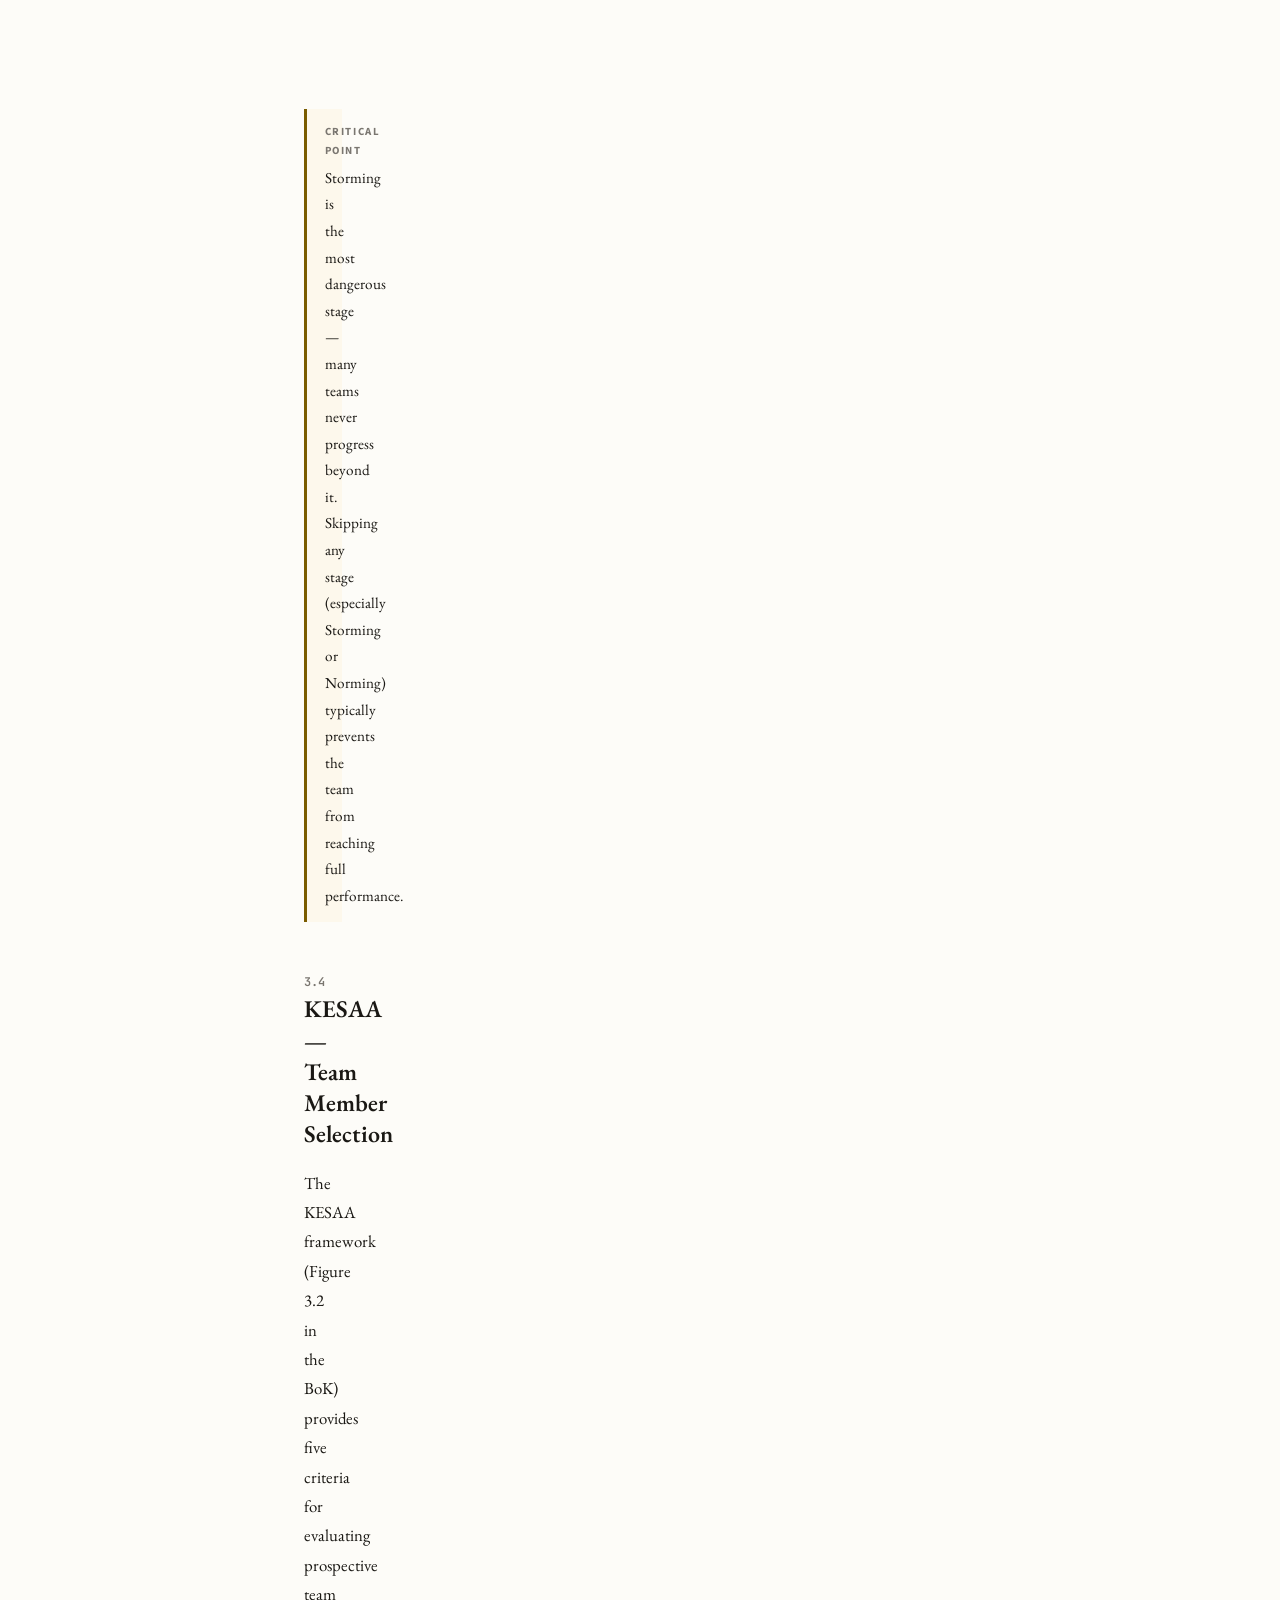
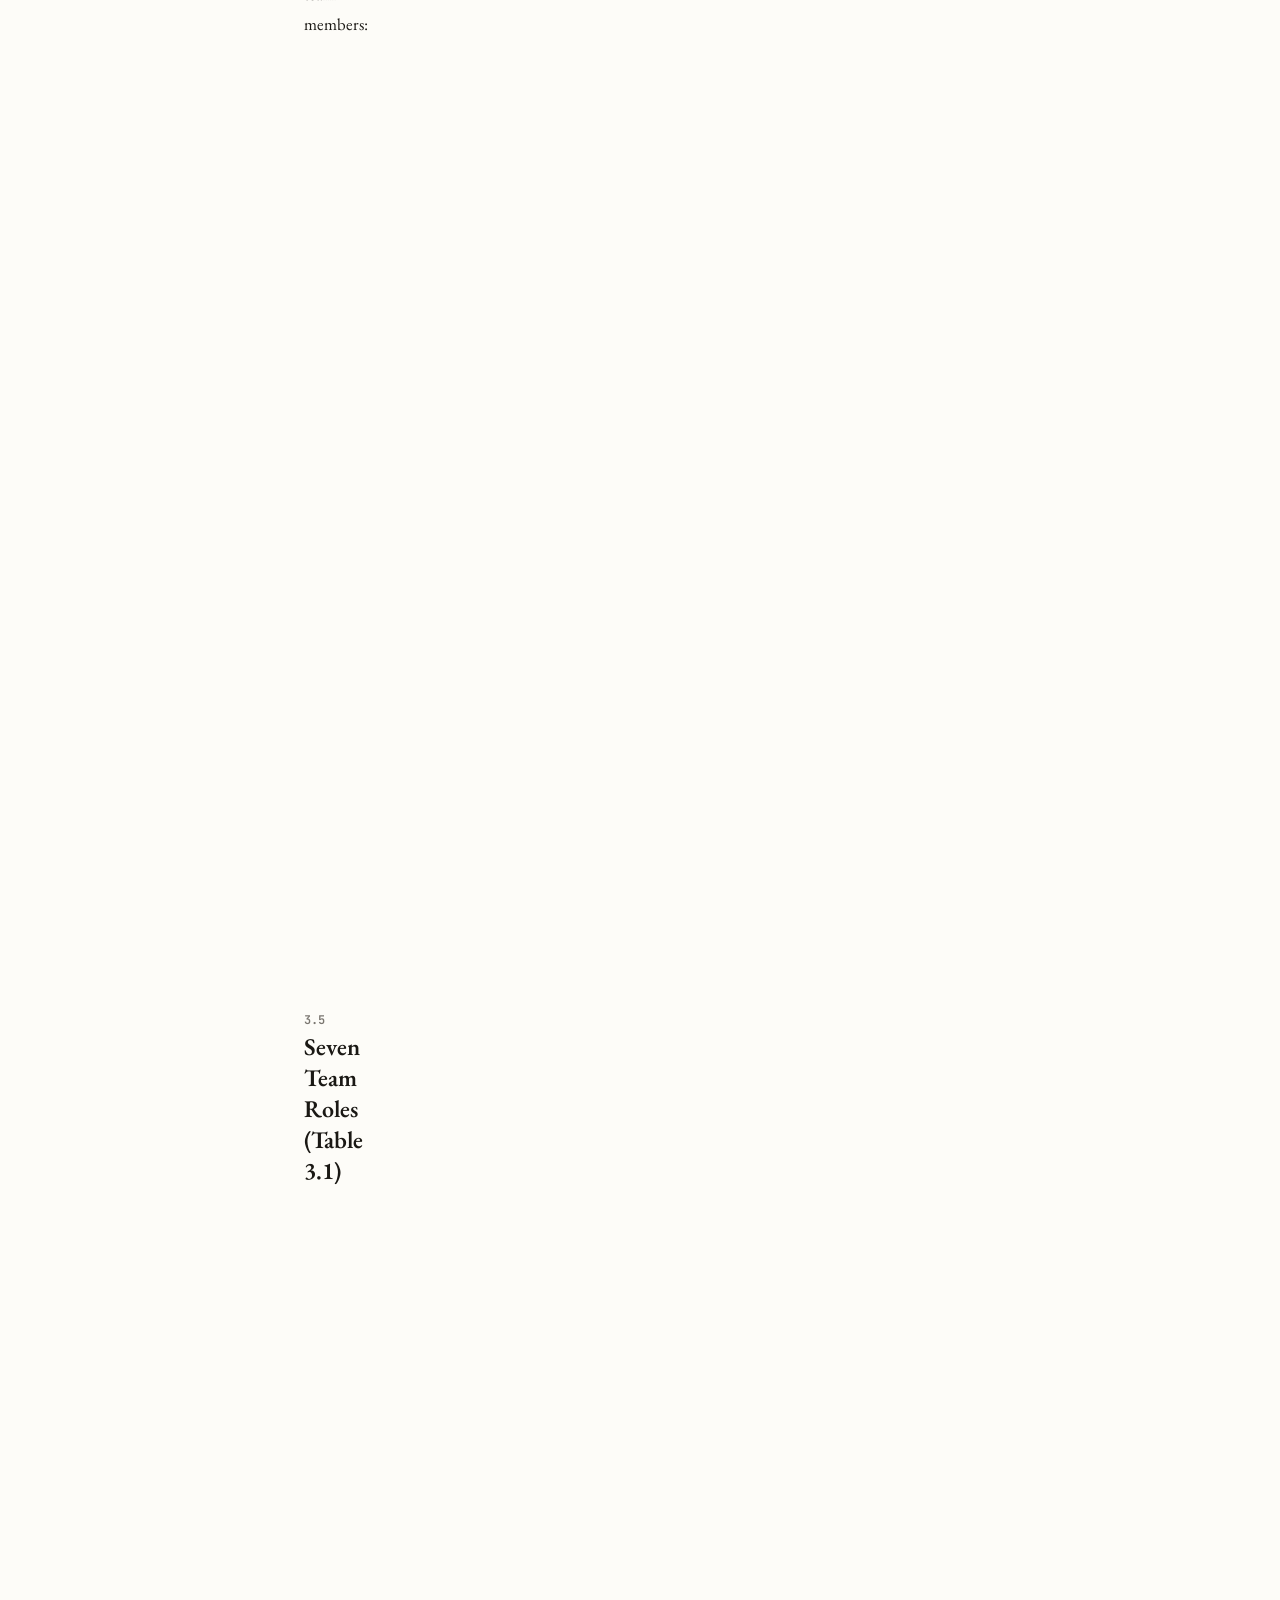
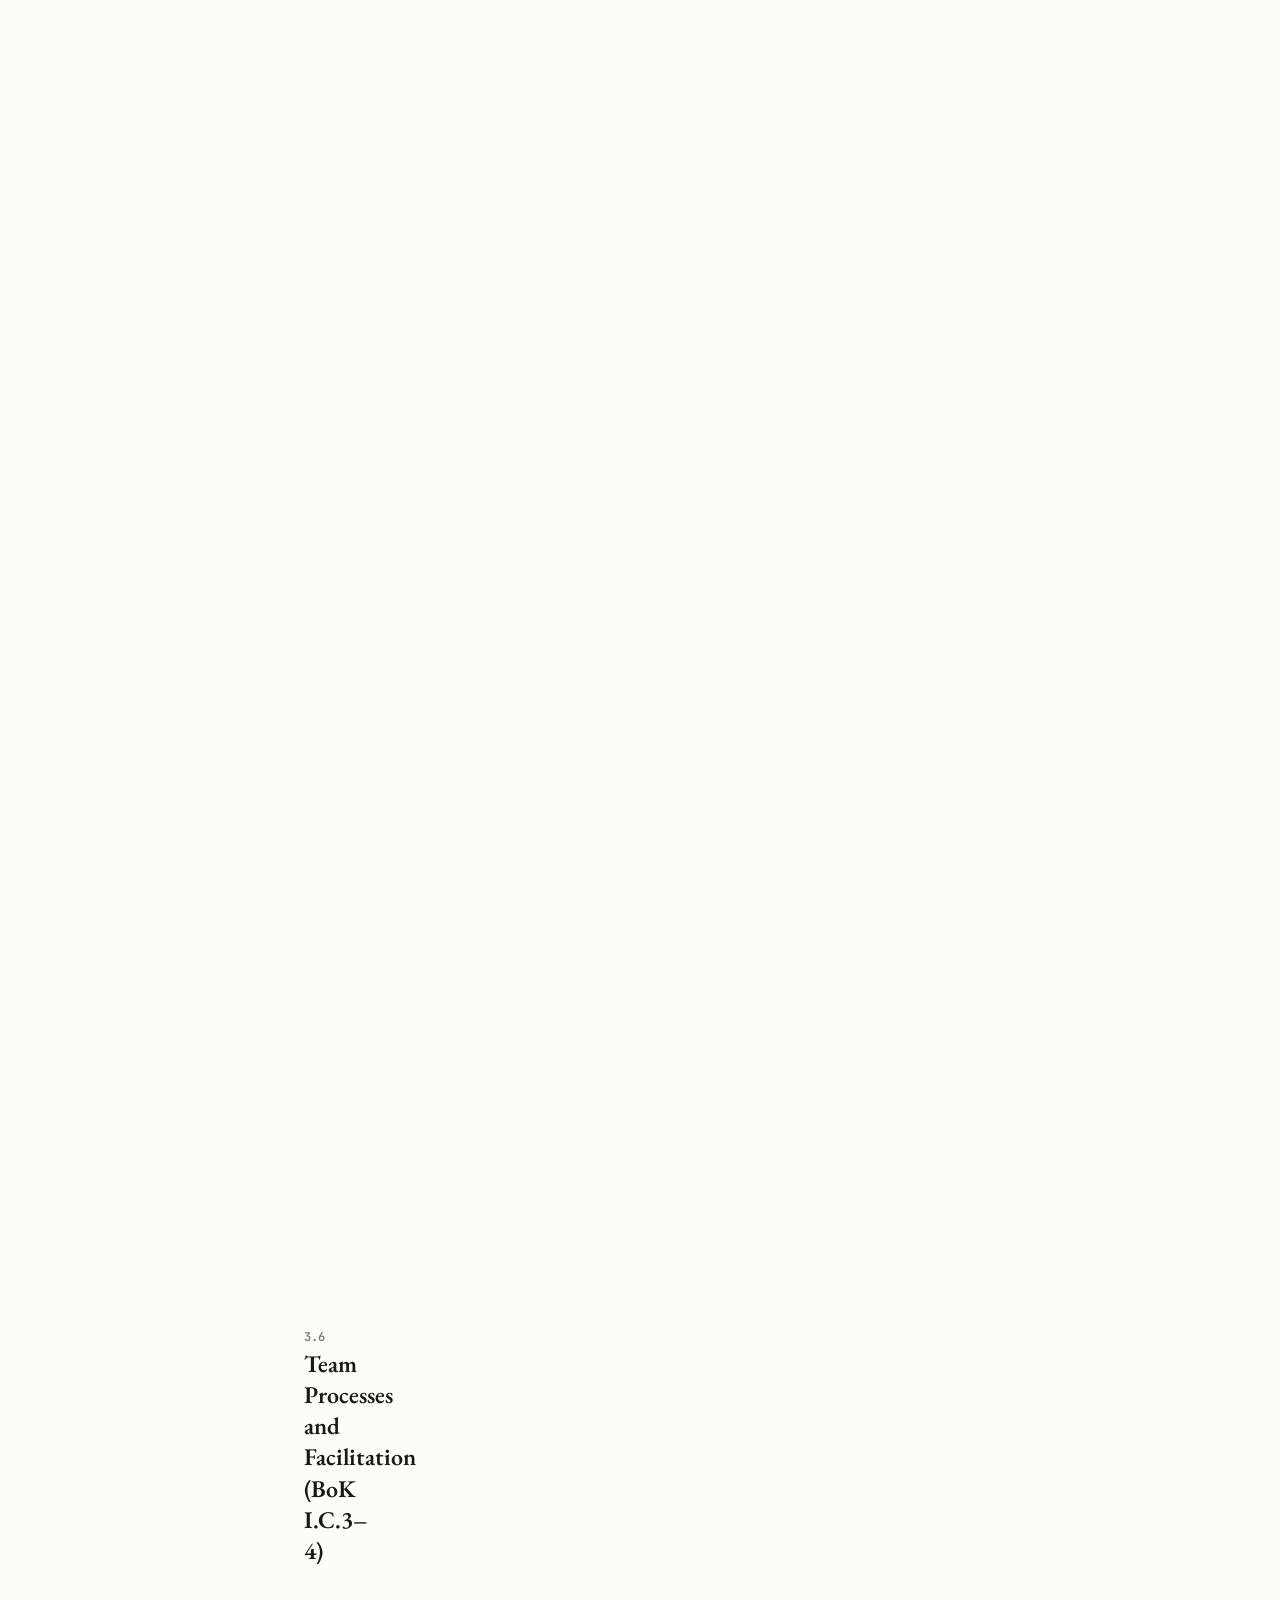
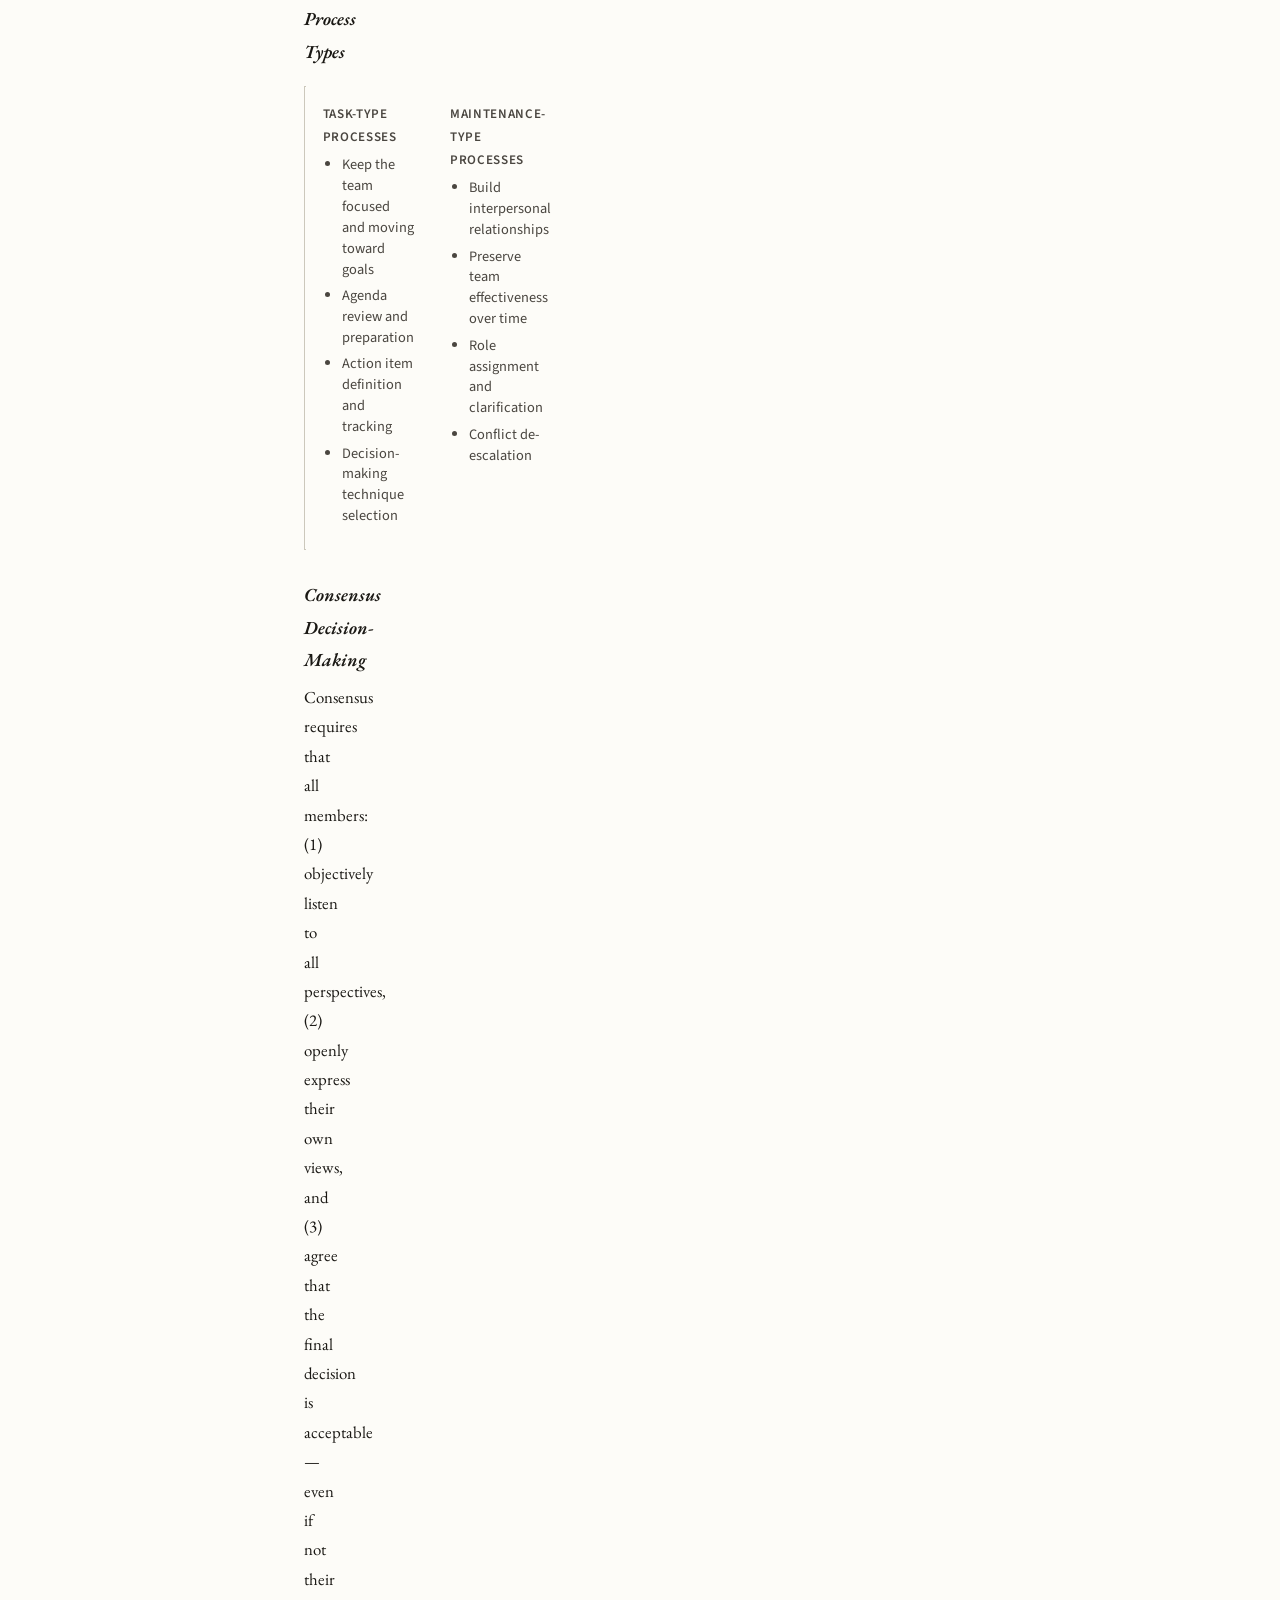
<file: redesign/chapters/ch3.html>
<!DOCTYPE html>
<html lang="en">
<head>
<meta charset="UTF-8">
<meta name="viewport" content="width=device-width, initial-scale=1.0">
<title>§3 Teams &amp; Team Processes — ASQ CMQ/OE</title>
<link rel="stylesheet" href="../css/main.css">
</head>
<body>
<div class="layout">

  <aside class="sidebar">
    <div class="sidebar-brand">
      <strong>ASQ CMQ/OE</strong>
      Study Reference
    </div>
    <nav>
      <div class="nav-section">Contents</div>
      <a class="nav-link" href="../index.html">Table of Contents</a>
      <div class="nav-section">Section I — Leadership</div>
      <a class="nav-link" href="intro.html">Introduction: Quality Evolution</a>
      <a class="nav-link" href="ch1.html">§1 &nbsp; Organizational Structures</a>
      <a class="nav-link" href="ch2.html">§2 &nbsp; Leadership</a>
      <a class="nav-link active" href="ch3.html">§3 &nbsp; Teams &amp; Team Processes</a>
    </nav>
    <div class="sidebar-footer">
      ASQ CMQ/OE Prep &mdash; 2026
    </div>
  </aside>

  <main class="main">

    <div class="doc-header">
      <div class="doc-label">Section I &mdash; BoK I.C &mdash; Leadership</div>
      <h1>§3 &nbsp; Teams &amp; Team Processes</h1>
    </div>

    <div class="abstract">
      <div class="abstract-label">Summary</div>
      <p>Teams are the primary vehicle through which organizations implement quality improvement. This chapter covers the definition and benefits of teams, the eight recognized team types, Tuckman's five stages of development, KESAA member selection, the seven team roles, facilitation processes, consensus decision-making, groupthink prevention, and team performance measurement.</p>
    </div>

    <h2><span class="section-num">3.1</span> Definition and Benefits</h2>

    <div class="callout def">
      <div class="callout-label">Definition</div>
      <p>A <strong>team</strong> is a group of individuals performing <em>interdependent tasks</em> toward a <em>common mission</em>. Teams differ from mere groups in their degree of interdependence and shared accountability.</p>
    </div>

    <p>Teams vary by: number of members, frequency of meetings, leadership type, range and complexity of skills required, and total working time together.</p>

    <h3>Why Teams Fail in the United States</h3>
    <ul style="margin-left:1.5rem; font-family:var(--sans); font-size:.95rem; color:var(--text2); line-height:1.9;">
      <li>Cultural emphasis on individual achievement over collective outcomes</li>
      <li>Reward systems that reinforce individual rather than team performance</li>
      <li>Lack of organizational systems to support teams</li>
      <li>Failure to prepare managers for changing roles</li>
      <li>Inadequate recognition and compensation structures for team contributions</li>
      <li>Incomplete understanding of group dynamics</li>
      <li>Impatience of top management with the time required for team maturation</li>
    </ul>

    <h3>Benefits of Effective Teams</h3>
    <div class="table-wrap">
      <table>
        <thead><tr><th>Category</th><th>Specific Benefit</th></tr></thead>
        <tbody>
          <tr><td>Process</td><td>Synergistic process design; broader knowledge of business processes</td></tr>
          <tr><td>Problem-solving</td><td>Objective problem analysis; greater innovation; more flexible response to change</td></tr>
          <tr><td>Financial</td><td>Reduced costs and turnover</td></tr>
          <tr><td>Human</td><td>Enhanced ownership, commitment, and development of new leadership skills</td></tr>
        </tbody>
      </table>
    </div>

    <h2><span class="section-num">3.2</span> Eight Team Types (BoK I.C.1)</h2>

    <div class="table-wrap">
      <table>
        <thead><tr><th>Type</th><th>Structure &amp; Purpose</th><th>Key Characteristics</th></tr></thead>
        <tbody>
          <tr>
            <td><strong>Process Improvement</strong></td>
            <td>Cross-functional; guided by a defined improvement plan; breakthrough-level changes</td>
            <td>Leader selected by management; has sponsor; meets regularly</td>
          </tr>
          <tr>
            <td><strong>Work Groups (Natural Teams)</strong></td>
            <td>Same department; monitor and improve their own processes on an ongoing basis</td>
            <td>Empowered; report to department supervisor; intimate process knowledge</td>
          </tr>
          <tr>
            <td><strong>Self-Managed (Self-Directed)</strong></td>
            <td>Day-to-day operational authority; members control scheduling, assignments, and processes</td>
            <td>Best success on greenfield sites; requires significant training and organizational support</td>
          </tr>
          <tr>
            <td><strong>Temporary / Ad Hoc</strong></td>
            <td>Formed for a specific problem or event; disbands upon completion</td>
            <td>Examples: ISO audit prep, emergency quality issue, customer complaint investigation</td>
          </tr>
          <tr>
            <td><strong>Cellular</strong></td>
            <td>Production cells (often U-shaped); operators perform sequential steps to produce a part or product</td>
            <td>Effectiveness depends on coordination, timing, and inter-member cooperation</td>
          </tr>
          <tr>
            <td><strong>Virtual</strong></td>
            <td>Members in different locations; connected by technology (video, chat, shared databases)</td>
            <td>Selected for competence, not location; key challenge is building trust without face-to-face contact</td>
          </tr>
          <tr>
            <td><strong>Special Project</strong></td>
            <td>Major organization-wide efforts: Baldrige applications, mergers, new IS implementations, reengineering</td>
            <td>Members may be drawn from across the company; often time-bounded</td>
          </tr>
          <tr>
            <td><strong>Steering Committee</strong></td>
            <td>Top management group that initiates, guides, resources, and monitors all other teams</td>
            <td>Every team should have a link to the steering committee; removes barriers and sets priorities</td>
          </tr>
        </tbody>
      </table>
    </div>

    <h2><span class="section-num">3.3</span> Tuckman's Stages of Team Development (BoK I.C.2)</h2>

    <div class="table-wrap">
      <table>
        <thead><tr><th>Stage</th><th>Name</th><th>Characteristic Behaviors</th><th>Leader's Role</th></tr></thead>
        <tbody>
          <tr>
            <td>1</td>
            <td><strong>Forming</strong></td>
            <td>Members are proud to be selected but anxious. Polite, cautious, testing boundaries. Each brings own identity, values, and priorities.</td>
            <td>Define roles, performance expectations, and acceptable behaviors</td>
          </tr>
          <tr>
            <td>2</td>
            <td><strong>Storming</strong></td>
            <td>Individualistic thinking dominates. External loyalties create tension. Subgroups form. Leadership may be challenged. Task reality becomes apparent.</td>
            <td>Manage conflict; prevent team from disbanding; keep focus on mission</td>
          </tr>
          <tr>
            <td>3</td>
            <td><strong>Norming</strong></td>
            <td>Shift from personal concerns to team orientation. Competitive attitudes give way to cooperation. Cohesiveness and ground rules emerge.</td>
            <td>Reinforce collaborative norms; facilitate trust-building</td>
          </tr>
          <tr>
            <td>4</td>
            <td><strong>Performing</strong></td>
            <td>Team is mature, smooth, and cohesive. Members collaborate effectively, achieve goals, and continuously improve. May not be reached if earlier stages are skipped.</td>
            <td>Delegate; support; recognize achievements</td>
          </tr>
          <tr>
            <td>5</td>
            <td><strong>Adjourning</strong></td>
            <td>Team reviews lessons learned, documents achievements, celebrates, and formally disbands. Critical for organizational learning and closure.</td>
            <td>Facilitate closure; capture knowledge; recognize contributions</td>
          </tr>
        </tbody>
      </table>
    </div>

    <div class="callout key">
      <div class="callout-label">Critical Point</div>
      <p>Storming is the most dangerous stage — many teams never progress beyond it. Skipping any stage (especially Storming or Norming) typically prevents the team from reaching full performance.</p>
    </div>

    <h2><span class="section-num">3.4</span> KESAA — Team Member Selection</h2>

    <p>The KESAA framework (Figure 3.2 in the BoK) provides five criteria for evaluating prospective team members:</p>

    <div class="table-wrap">
      <table>
        <thead><tr><th>Factor</th><th>Definition</th></tr></thead>
        <tbody>
          <tr><td><strong>K</strong>nowledge</td><td>Formal education, degrees, certifications, and professional credentials</td></tr>
          <tr><td><strong>E</strong>xperience</td><td>Years spent applying skills in relevant organizations or industries</td></tr>
          <tr><td><strong>S</strong>kills</td><td>Demonstrated proficiency with pertinent tools, methods, and equipment</td></tr>
          <tr><td><strong>A</strong>ptitude</td><td>Natural talent, capability, adaptability to change, and relevant physical abilities</td></tr>
          <tr><td><strong>A</strong>ttitude</td><td>Manner of expressing feelings — disposition, mood, bias, openness to change and collaboration</td></tr>
        </tbody>
      </table>
    </div>

    <h2><span class="section-num">3.5</span> Seven Team Roles (Table 3.1)</h2>

    <div class="table-wrap">
      <table>
        <thead><tr><th>Role</th><th>Primary Responsibilities &amp; Attributes</th></tr></thead>
        <tbody>
          <tr><td><strong>Sponsor</strong></td><td>Backer and risk-taker. Approves resource allocation. Believes in the team's concept. Requires business acumen and organizational credibility.</td></tr>
          <tr><td><strong>Champion</strong></td><td>Advocate promoting change throughout the organization. Has absolute belief in the initiative. Requires perseverance and persuasive ability.</td></tr>
          <tr><td><strong>Facilitator</strong></td><td>Process coach. Observes team interactions, suggests process improvements, defuses conflict. Deals with process — NOT content. Does not report proprietary team information to management.</td></tr>
          <tr><td><strong>Team Leader</strong></td><td>Change agent. Staffs the team, directs efforts, coaches members, and communicates upward to management. Must be fair, firm, and factual.</td></tr>
          <tr><td><strong>Timekeeper</strong></td><td>Monitors adherence to the meeting agenda. Assertively intervenes when the schedule is threatened.</td></tr>
          <tr><td><strong>Scribe</strong></td><td>Records minutes and decisions. Must be accurate, organized, and assertive in capturing all relevant discussion.</td></tr>
          <tr><td><strong>Team Members (SMEs)</strong></td><td>Commit to the team's purpose. Express ideas openly, listen attentively, handle stress productively, and bring subject-matter expertise.</td></tr>
        </tbody>
      </table>
    </div>

    <h2><span class="section-num">3.6</span> Team Processes and Facilitation (BoK I.C.3–4)</h2>

    <h3>Process Types</h3>
    <div class="cmp-grid">
      <div class="cmp-cell">
        <h4>Task-Type Processes</h4>
        <ul>
          <li>Keep the team focused and moving toward goals</li>
          <li>Agenda review and preparation</li>
          <li>Action item definition and tracking</li>
          <li>Decision-making technique selection</li>
        </ul>
      </div>
      <div class="cmp-cell">
        <h4>Maintenance-Type Processes</h4>
        <ul>
          <li>Build interpersonal relationships</li>
          <li>Preserve team effectiveness over time</li>
          <li>Role assignment and clarification</li>
          <li>Conflict de-escalation</li>
        </ul>
      </div>
    </div>

    <h3>Consensus Decision-Making</h3>
    <p>Consensus requires that all members: (1) objectively listen to all perspectives, (2) openly express their own views, and (3) agree that the final decision is acceptable — even if not their first preference. This is <em>not</em> majority rule. Consensus is more thorough but more time-consuming than voting.</p>

    <h3>Facilitator Responsibilities</h3>
    <ul style="margin-left:1.5rem; font-family:var(--sans); font-size:.95rem; color:var(--text2); line-height:1.9;">
      <li>Cultivate an unbiased, psychologically safe environment</li>
      <li>Keep discussion focused on the team's mission</li>
      <li>Encourage diverse and dissenting viewpoints</li>
      <li>Regulate interruptions and prevent monopolization</li>
      <li>Defuse destructive behavior</li>
      <li>Track ideas visually (whiteboard, flip chart)</li>
      <li>Help discussions reach actionable closure</li>
    </ul>

    <h2><span class="section-num">3.7</span> Groupthink and Performance (BoK I.C.5)</h2>

    <div class="callout def">
      <div class="callout-label">Definition</div>
      <p><strong>Groupthink</strong> occurs when members coalesce around an idea without fully examining it. Members may privately disagree but remain silent to preserve group harmony.</p>
    </div>

    <h3>Prevention Strategies</h3>
    <ul style="margin-left:1.5rem; font-family:var(--sans); font-size:.95rem; color:var(--text2); line-height:1.9;">
      <li>Designate a formal devil's advocate role</li>
      <li>Brainstorm alternatives before evaluating any option</li>
      <li>Explicitly encourage open dissent</li>
      <li>Ensure all ideas receive examination before selection</li>
    </ul>

    <h3>Performance Metrics</h3>

    <div class="table-wrap">
      <table>
        <thead><tr><th>Metric Type</th><th>Examples</th></tr></thead>
        <tbody>
          <tr><td>Process metrics</td><td>Process yield, first-time quality rate</td></tr>
          <tr><td>Resource metrics</td><td>Person-hours invested per improvement</td></tr>
          <tr><td>Outcome metrics</td><td>Customer satisfaction scores</td></tr>
          <tr><td>Engagement metrics</td><td>Meeting attendance and participation rates</td></tr>
        </tbody>
      </table>
    </div>

    <h3>Recognition</h3>
    <p><strong>Monetary:</strong> bonuses, gain-sharing, pay-for-skills programs. <strong>Non-monetary:</strong> certificates, plaques, newsletter features, public recognition events. Teams should have input into defining their own recognition standards within established parameters. Covey's reinforcement principles: Reinforce, Request information, Responsibility, Role model, Repeat.</p>

    <!-- ═══════════════════════════════════════════ FLASHCARDS ══ -->

    <h2><span class="section-num">3.8</span> Flashcard Review</h2>

    <div class="fc-wrap">
      <div class="fc-counter" id="fc-counter">1 / 15</div>
      <div class="fc-card" onclick="fcFlip()">
        <div class="fc-inner" id="fc-inner">
          <div class="fc-face front">
            <div class="fc-tag">Question &mdash; tap to reveal answer</div>
            <p id="fc-q"></p>
          </div>
          <div class="fc-face back">
            <div class="fc-tag">Answer</div>
            <p id="fc-a"></p>
          </div>
        </div>
      </div>
      <div class="fc-controls">
        <button class="fc-btn" onclick="fcPrev()">&#8592; Prev</button>
        <button class="fc-btn" onclick="fcNext()">Next &#8594;</button>
        <span class="fc-hint">Click card to flip</span>
      </div>
    </div>

    <!-- ═══════════════════════════════════════════ QUIZ ══ -->

    <h2><span class="section-num">3.9</span> Practice Quiz</h2>

    <div class="quiz-wrap">
      <div class="quiz-progress">
        <span class="quiz-stat" id="quiz-stat">0 / 15</span>
        <div class="quiz-bar-wrap"><div class="quiz-bar" id="quiz-bar" style="width:0%"></div></div>
        <span class="quiz-score" id="quiz-score">0 correct</span>
        <button class="quiz-reset" id="quiz-reset" onclick="quizReset()">Retry</button>
      </div>
      <div id="quiz-box"></div>
    </div>

    <div class="doc-footer">
      <a href="ch2.html">&larr; §2 Leadership</a>
      <a href="../index.html">Table of Contents &rarr;</a>
    </div>

  </main>
</div>

<script>
window.FLASH_DATA = [
  {q:"Define a team.", a:"A group performing interdependent tasks toward a common mission. Differs from a group in degree of interdependence and shared accountability."},
  {q:"Primary reason teams fail in the U.S.?", a:"Cultural emphasis on individual achievement combined with reward systems that reinforce individual rather than team performance."},
  {q:"Name the eight team types.", a:"Process Improvement, Work Groups (Natural Teams), Self-Managed, Temporary/Ad Hoc, Cellular, Virtual, Special Project, Steering Committee."},
  {q:"What is a self-managed team?", a:"A team with day-to-day operational authority — members control scheduling, assignments, and processes. Best results on greenfield (new facility) sites."},
  {q:"What are cellular teams?", a:"Production cells (often U-shaped) where operators perform sequential steps to produce a part or product. Effectiveness depends on coordination, timing, and cooperation."},
  {q:"What is the key challenge for virtual teams?", a:"Building trust and collaboration without face-to-face contact. Members are selected for competence, not geographic location."},
  {q:"Tuckman's five stages in order?", a:"Forming (proud/anxious) → Storming (conflict/individualism) → Norming (cohesion/cooperation) → Performing (mature/effective) → Adjourning (closure/disbanding)."},
  {q:"What occurs during Storming?", a:"Individualistic thinking dominates. External loyalties create tension. Subgroups form. Leadership may be challenged. Task reality becomes apparent. Most teams that fail do so here."},
  {q:"KESAA stands for?", a:"Knowledge (formal education/credentials), Experience (years applied), Skills (demonstrated proficiency), Aptitude (natural talent), Attitude (disposition/openness)."},
  {q:"Name the seven team roles.", a:"Sponsor (backer), Champion (advocate), Facilitator (process coach), Team Leader (change agent), Timekeeper, Scribe (recorder), Team Members (SMEs)."},
  {q:"What is the facilitator's key rule?", a:"The facilitator deals with the team's PROCESS — not content. Does not get involved in content decisions. Will not report proprietary team information to management."},
  {q:"What is groupthink?", a:"Members coalesce around an idea without fully examining it, remaining silent to preserve harmony despite private disagreement. Prevented by devil's advocate, brainstorming alternatives, and encouraging dissent."},
  {q:"What is consensus decision-making?", a:"All members objectively listen, openly express views, and agree the decision is acceptable — not necessarily preferred. It is not majority rule. More thorough but more time-consuming."},
  {q:"What does the steering committee do?", a:"Top management group that initiates teams, provides resources, sets priorities, removes barriers, and monitors performance. Every team should have a link to the steering committee."},
  {q:"Name four team performance metrics.", a:"Process yield, first-time quality rate, person-hours invested, customer satisfaction, and meeting attendance/participation."}
];
</script>
<script>
window.QUIZ_DATA = [
  {q:"A team is formally defined as:", o:["Any group of people working in the same building","A group performing interdependent tasks toward a common mission","Only quality department personnel","A management committee"], c:1, e:"A team is defined by interdependent tasks and a common mission — not simply shared location or function."},
  {q:"The primary reason teams fail in the U.S. is:", o:["Teams are too large","Reward systems that reinforce individual rather than team performance","Too much meeting time","Inadequate technology"], c:1, e:"The cultural emphasis on individual achievement and individual-focused reward systems undermine team collaboration."},
  {q:"Self-managed teams are best described as:", o:["Teams with no leadership whatsoever","Teams that manage day-to-day operations with operational authority","Teams reporting to multiple managers simultaneously","Teams focused exclusively on quality metrics"], c:1, e:"Self-managed teams have operational authority — members decide scheduling, assignments, and processes."},
  {q:"Cellular teams are organized around:", o:["Customer segments","Geographic regions","Sequential process steps in production cells","Random assignment"], c:2, e:"Cellular teams work in cells (often U-shaped) with sequential production steps."},
  {q:"The key challenge for virtual teams is:", o:["The cost of international travel","Building trust without face-to-face interaction","Excessive documentation requirements","Language barriers alone"], c:1, e:"Building trust and effective collaboration without physical co-location is the defining challenge of virtual teams."},
  {q:"Tuckman's stages in the correct order are:", o:["Storming, Forming, Norming, Performing","Forming, Storming, Norming, Performing","Norming, Forming, Storming, Performing","Performing, Norming, Storming, Forming"], c:1, e:"Forming → Storming → Norming → Performing (+ Adjourning)."},
  {q:"Storming is considered the most dangerous stage because:", o:["Members are too polite to share ideas","Conflict and individualism may prevent the team from advancing","Performance expectations are unrealistic","The agenda is always unclear"], c:1, e:"Many teams dissolve or stagnate during Storming due to unresolved conflict and competing loyalties."},
  {q:"KESAA is a framework for:", o:["Process improvement prioritization","Evaluating and selecting team members","Measuring quality outcomes","Conducting customer surveys"], c:1, e:"KESAA (Knowledge, Experience, Skills, Aptitude, Attitude) guides team member selection."},
  {q:"The facilitator's primary focus is:", o:["Making content decisions for the team","The team's process — not its content","Managing the project budget","Writing the final report"], c:1, e:"Facilitators focus exclusively on process — how the team works — not on what decisions it makes."},
  {q:"The Sponsor's role in a team is:", o:["Recording meeting minutes","Monitoring the schedule","Backing the team and approving resources","Coaching members on their tasks"], c:2, e:"The Sponsor is the backer and risk-taker who approves resources and supports the team's concept."},
  {q:"Groupthink is dangerous because:", o:["Members argue excessively","Members agree without fully examining alternatives","It slows decision-making","It increases project costs"], c:1, e:"Members remain silent despite private disagreement, producing decisions that were never adequately challenged."},
  {q:"Consensus decision-making requires:", o:["A majority vote","All members listening, expressing views, and agreeing the decision is acceptable","The leader making the final call","The fastest option to be selected"], c:1, e:"Consensus = all members participate, all views are heard, and all agree the outcome is acceptable."},
  {q:"The Steering Committee is composed of:", o:["Front-line workers only","Top management","External consultants","Customer representatives"], c:1, e:"The Steering Committee is a top management group that guides, resources, and monitors team efforts."},
  {q:"Virtual team members are selected based on:", o:["Geographic proximity","Seniority","Competence — not location","Available schedule"], c:2, e:"Virtual team members are chosen for their competence, regardless of where they are located."},
  {q:"Which of the following is NOT a recognized team performance metric?", o:["Process yield","First-time quality rate","Personal social media activity","Customer satisfaction"], c:2, e:"Personal social media activity is not a team performance metric."}
];
</script>
<script src="../js/flashcard.js"></script>
<script src="../js/quiz.js"></script>
</body>
</html>
</file>
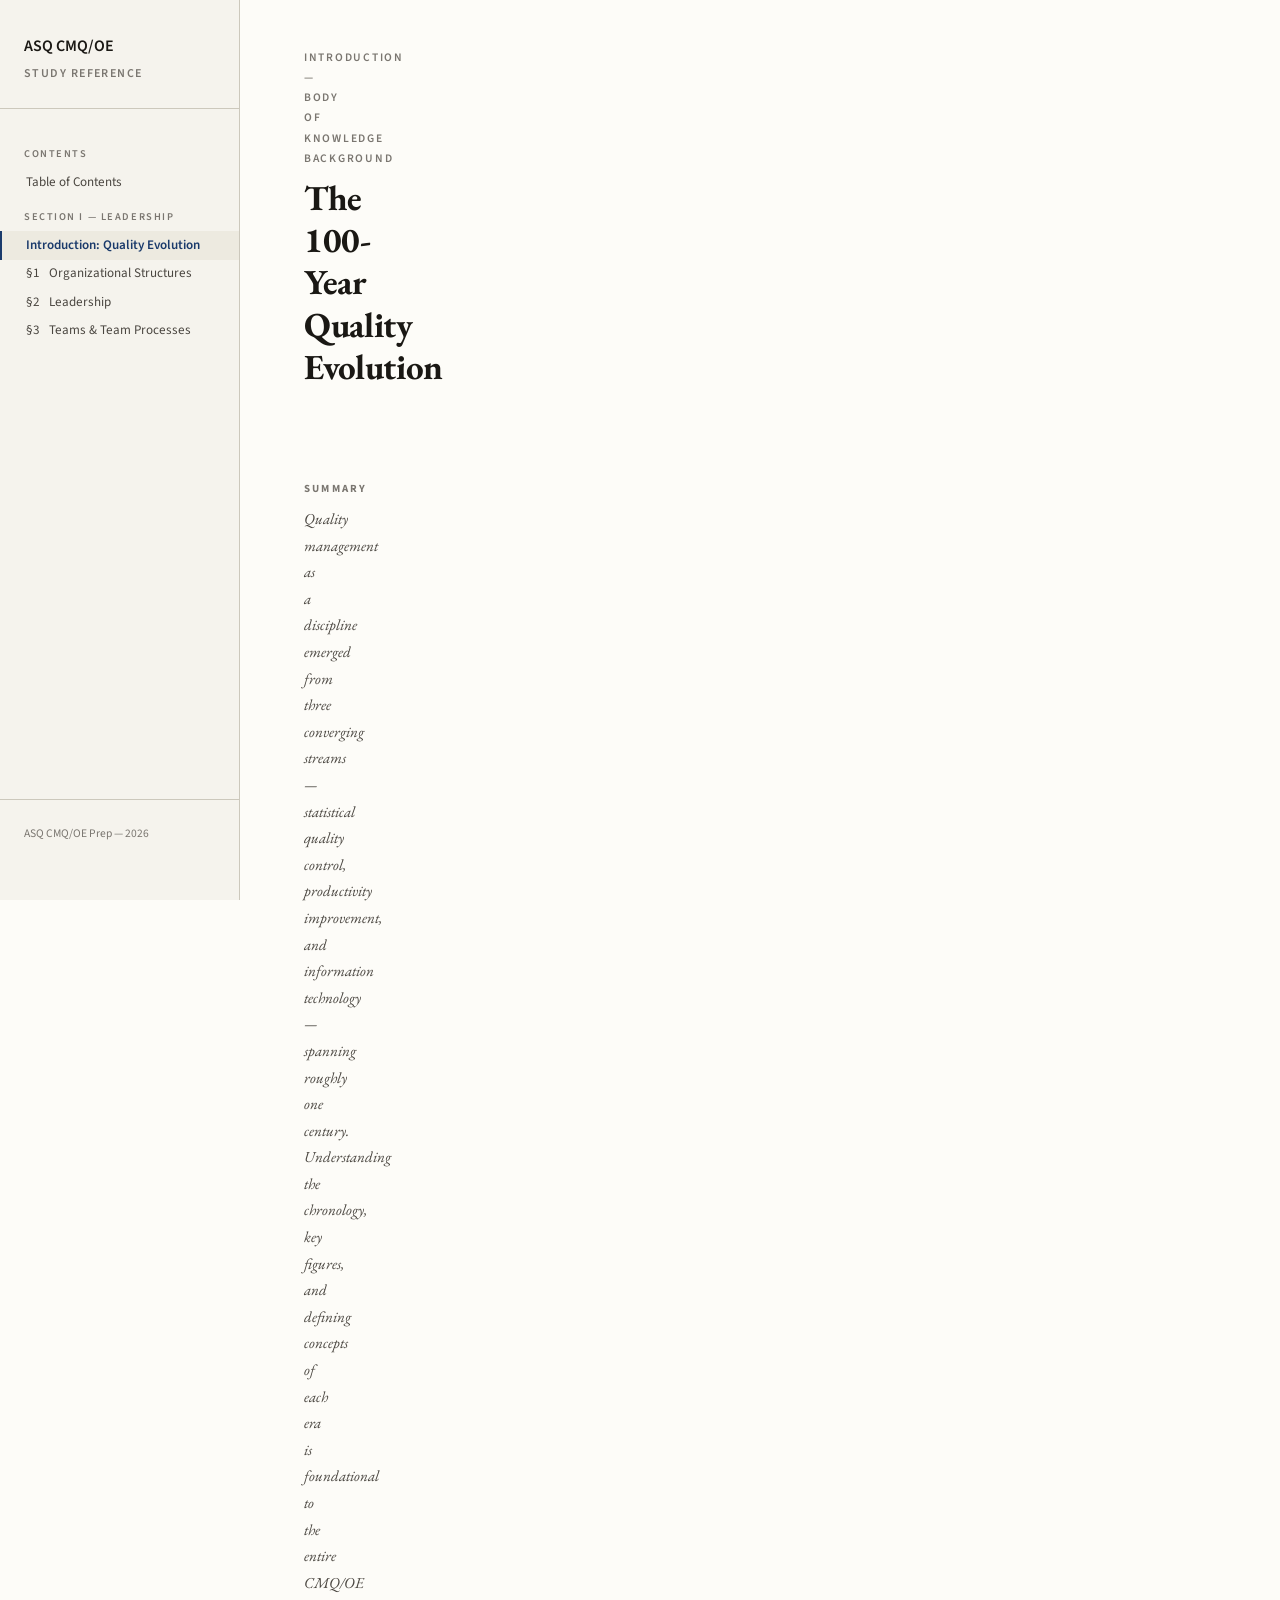
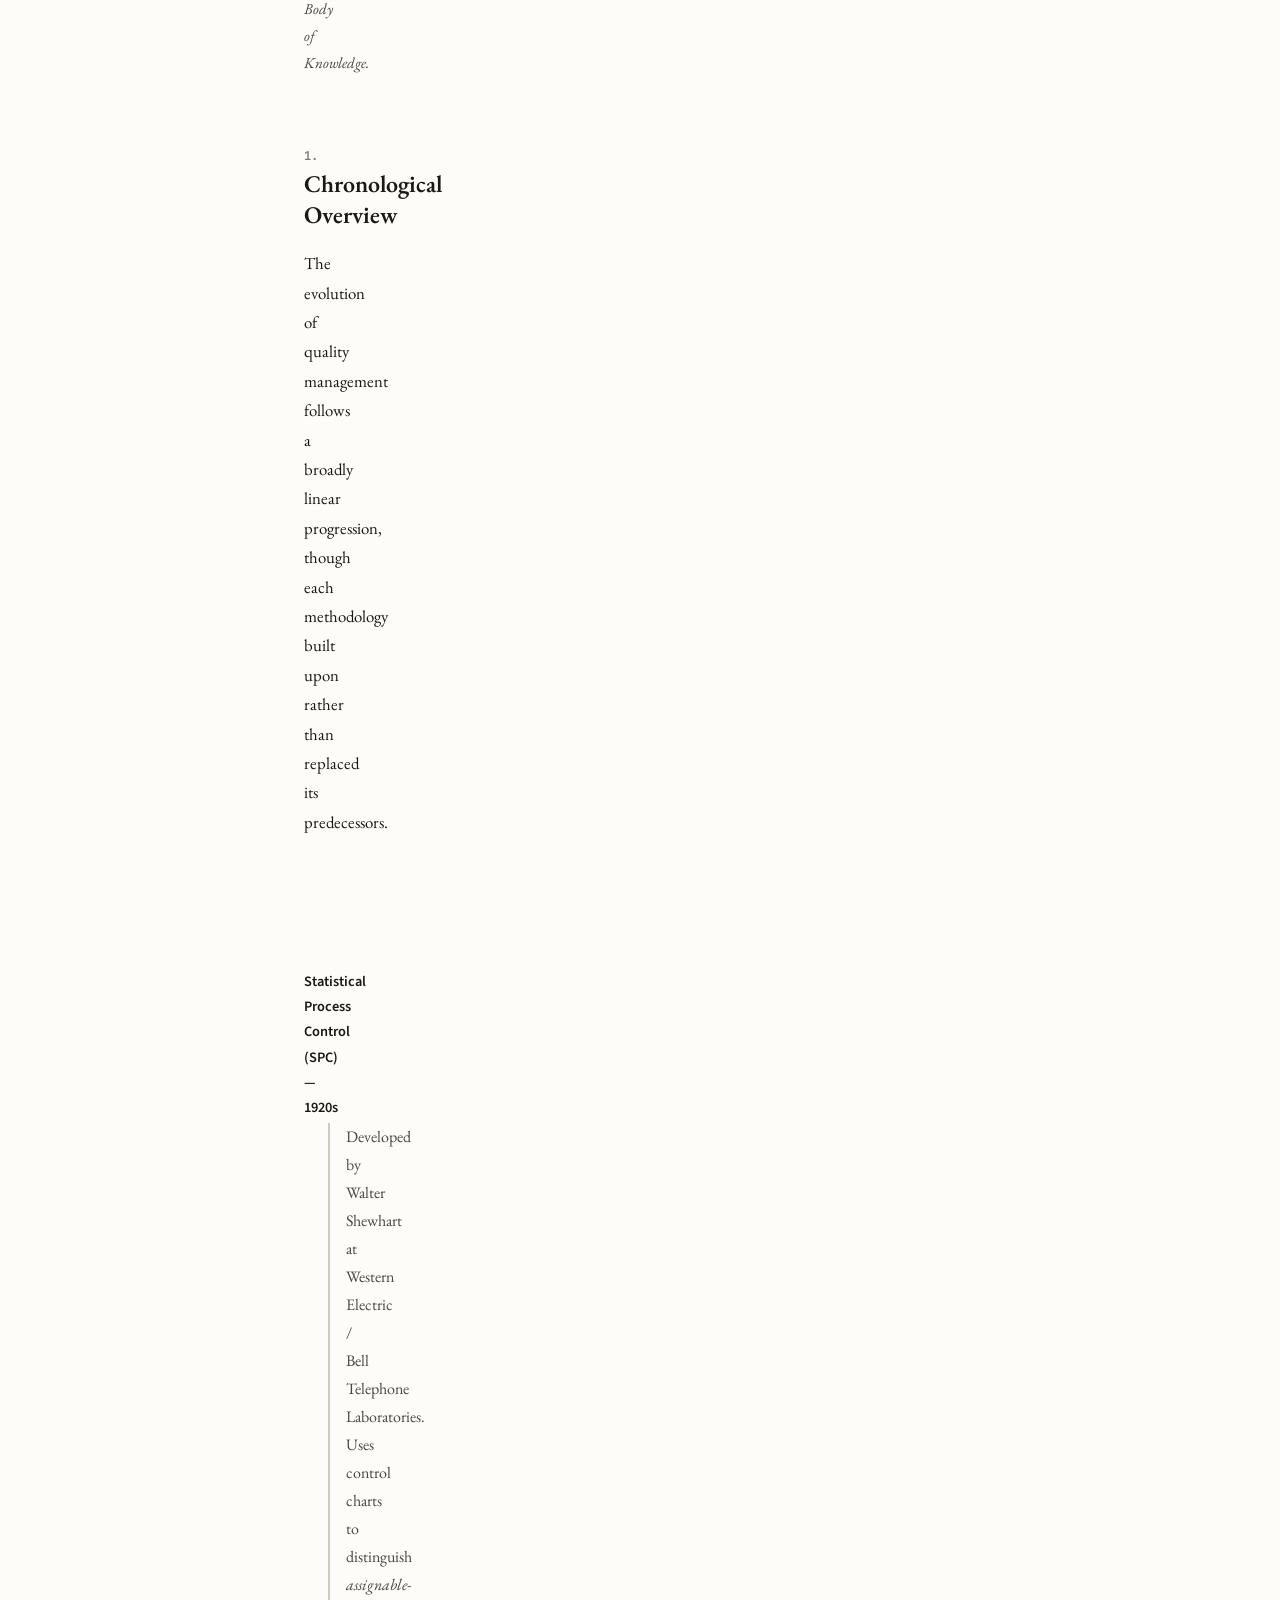
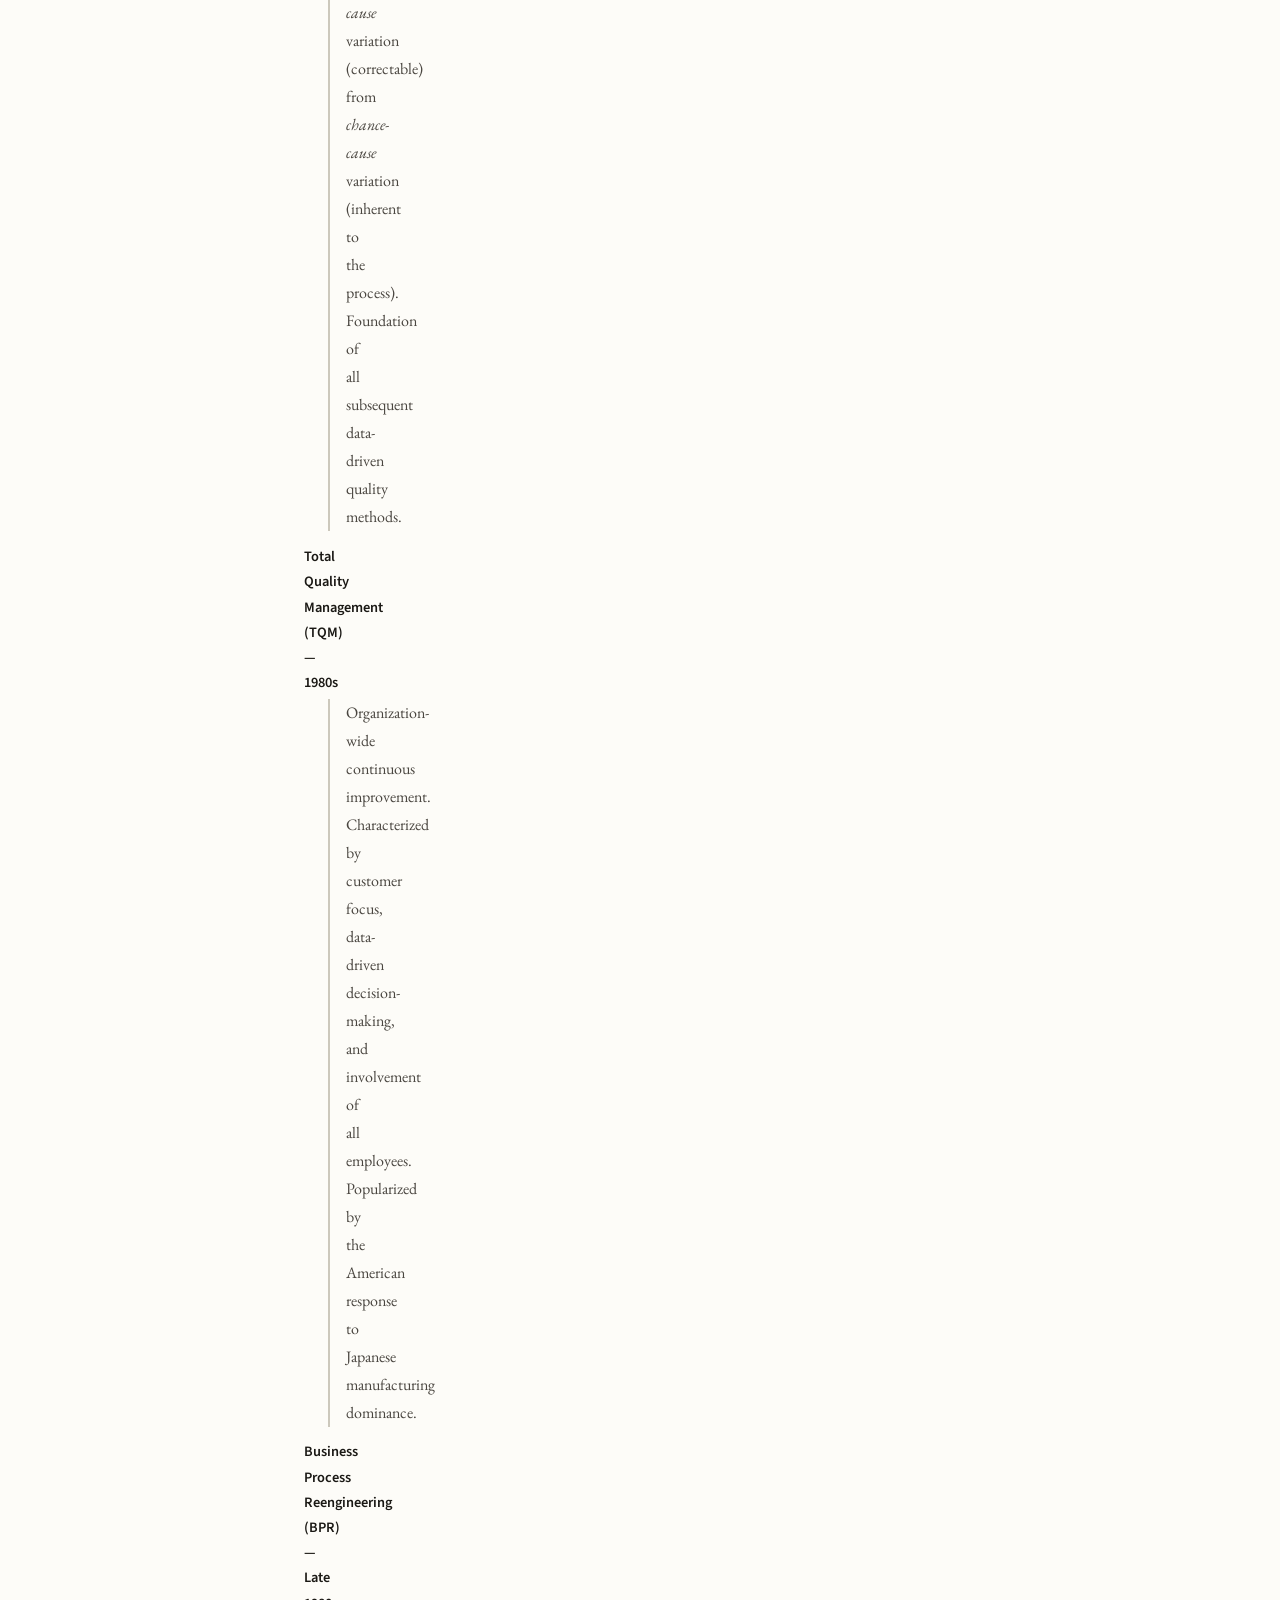
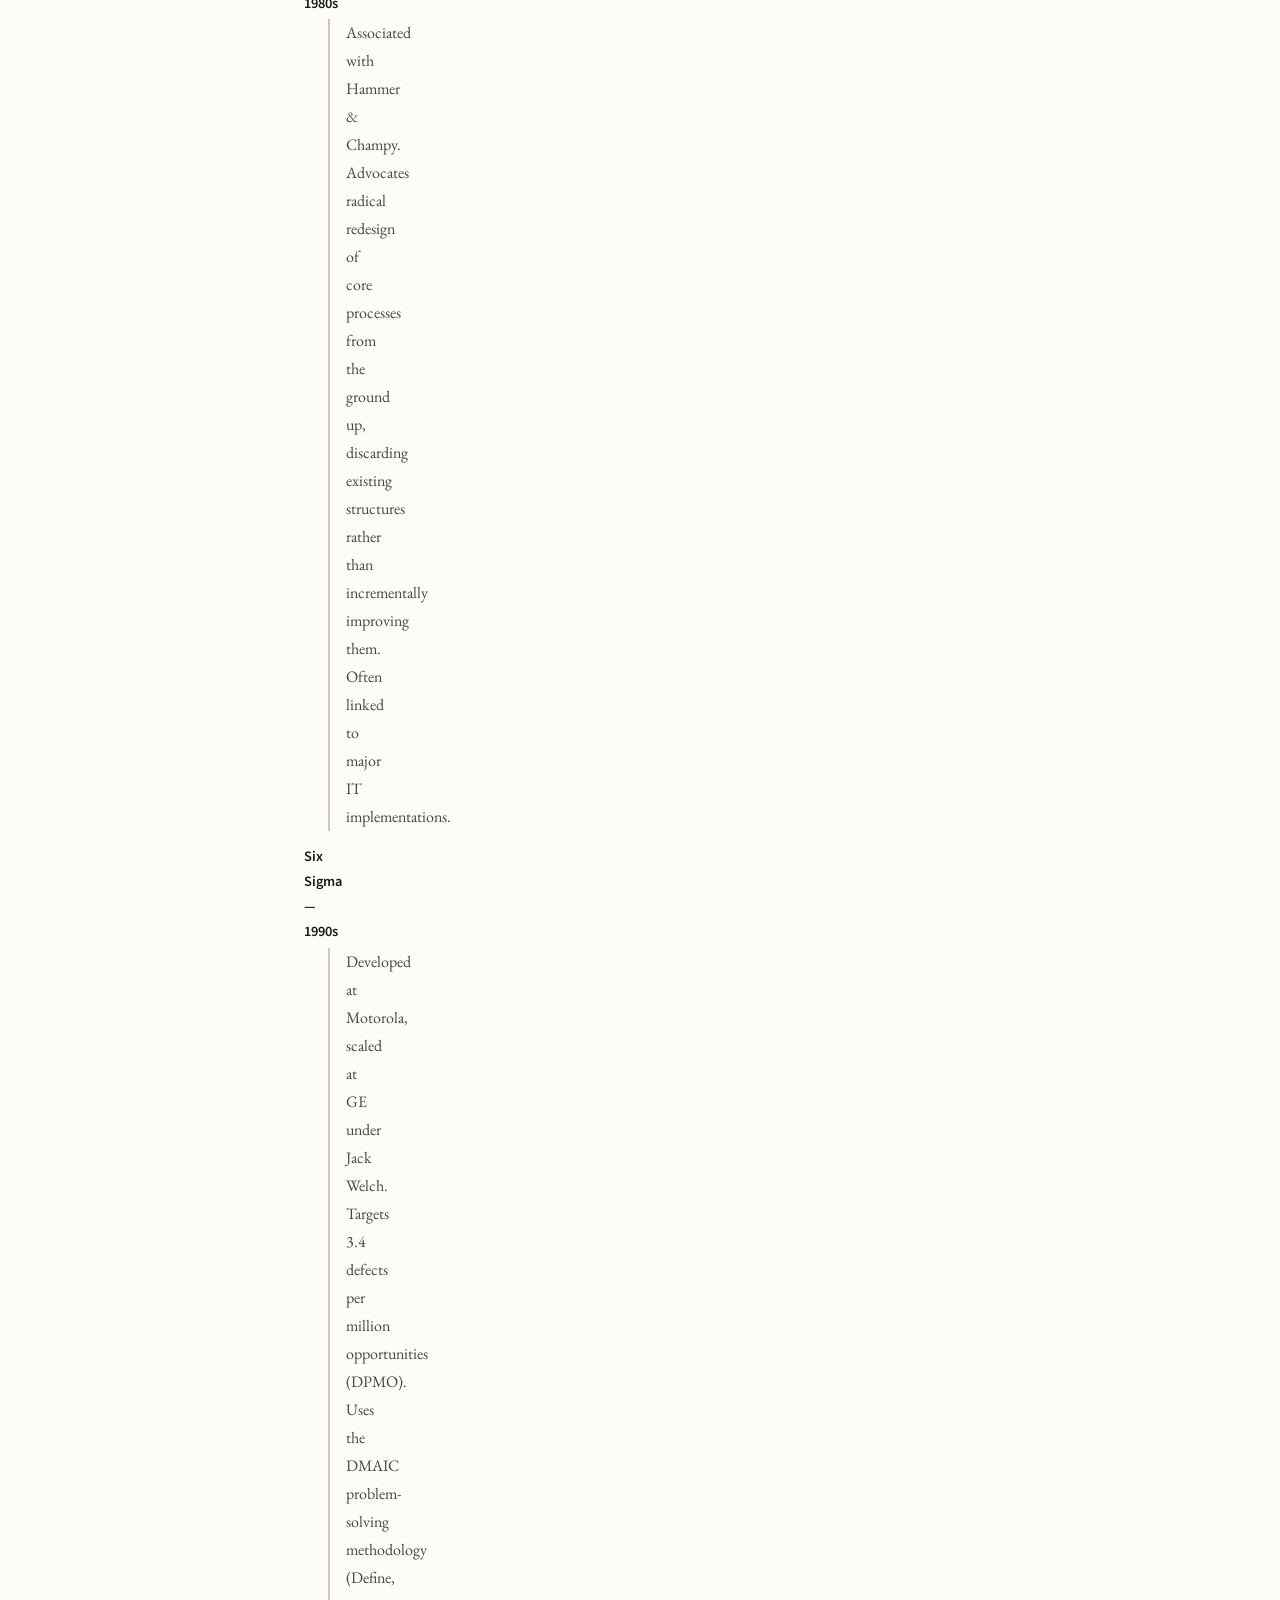
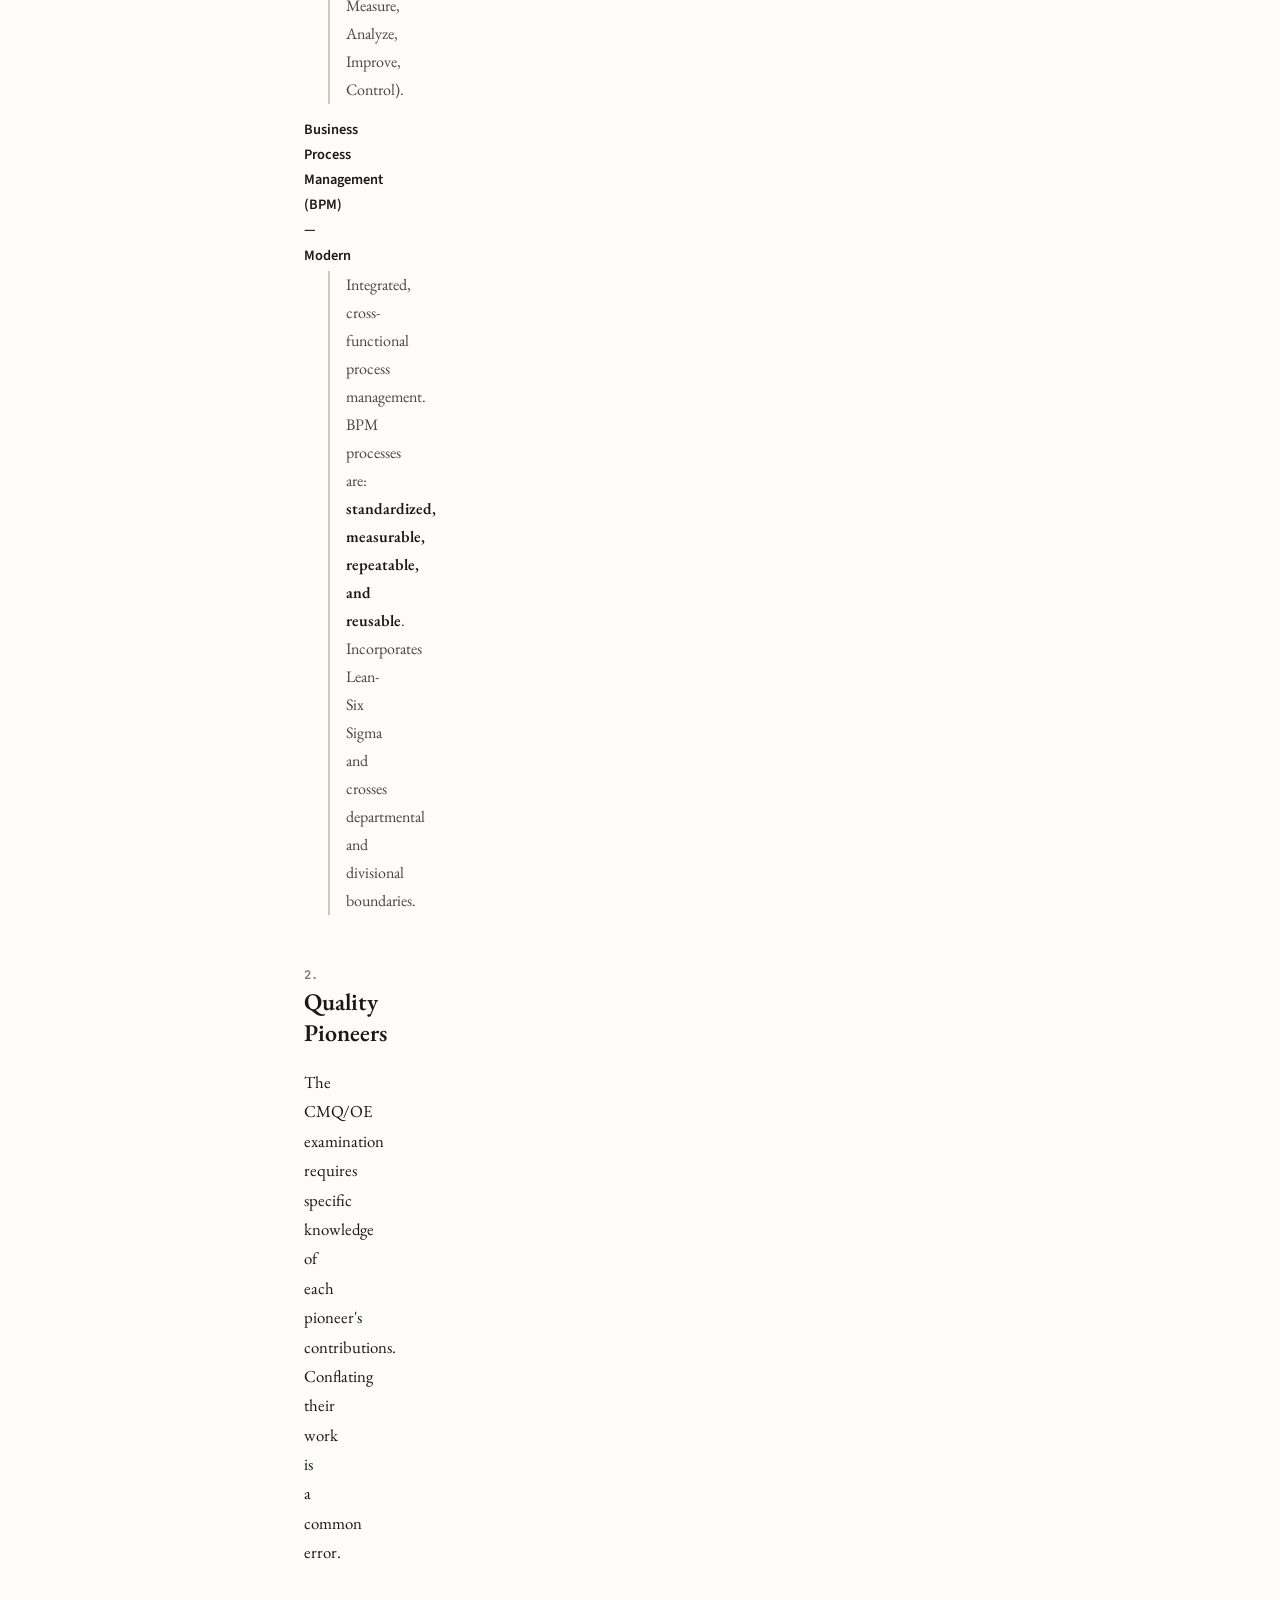
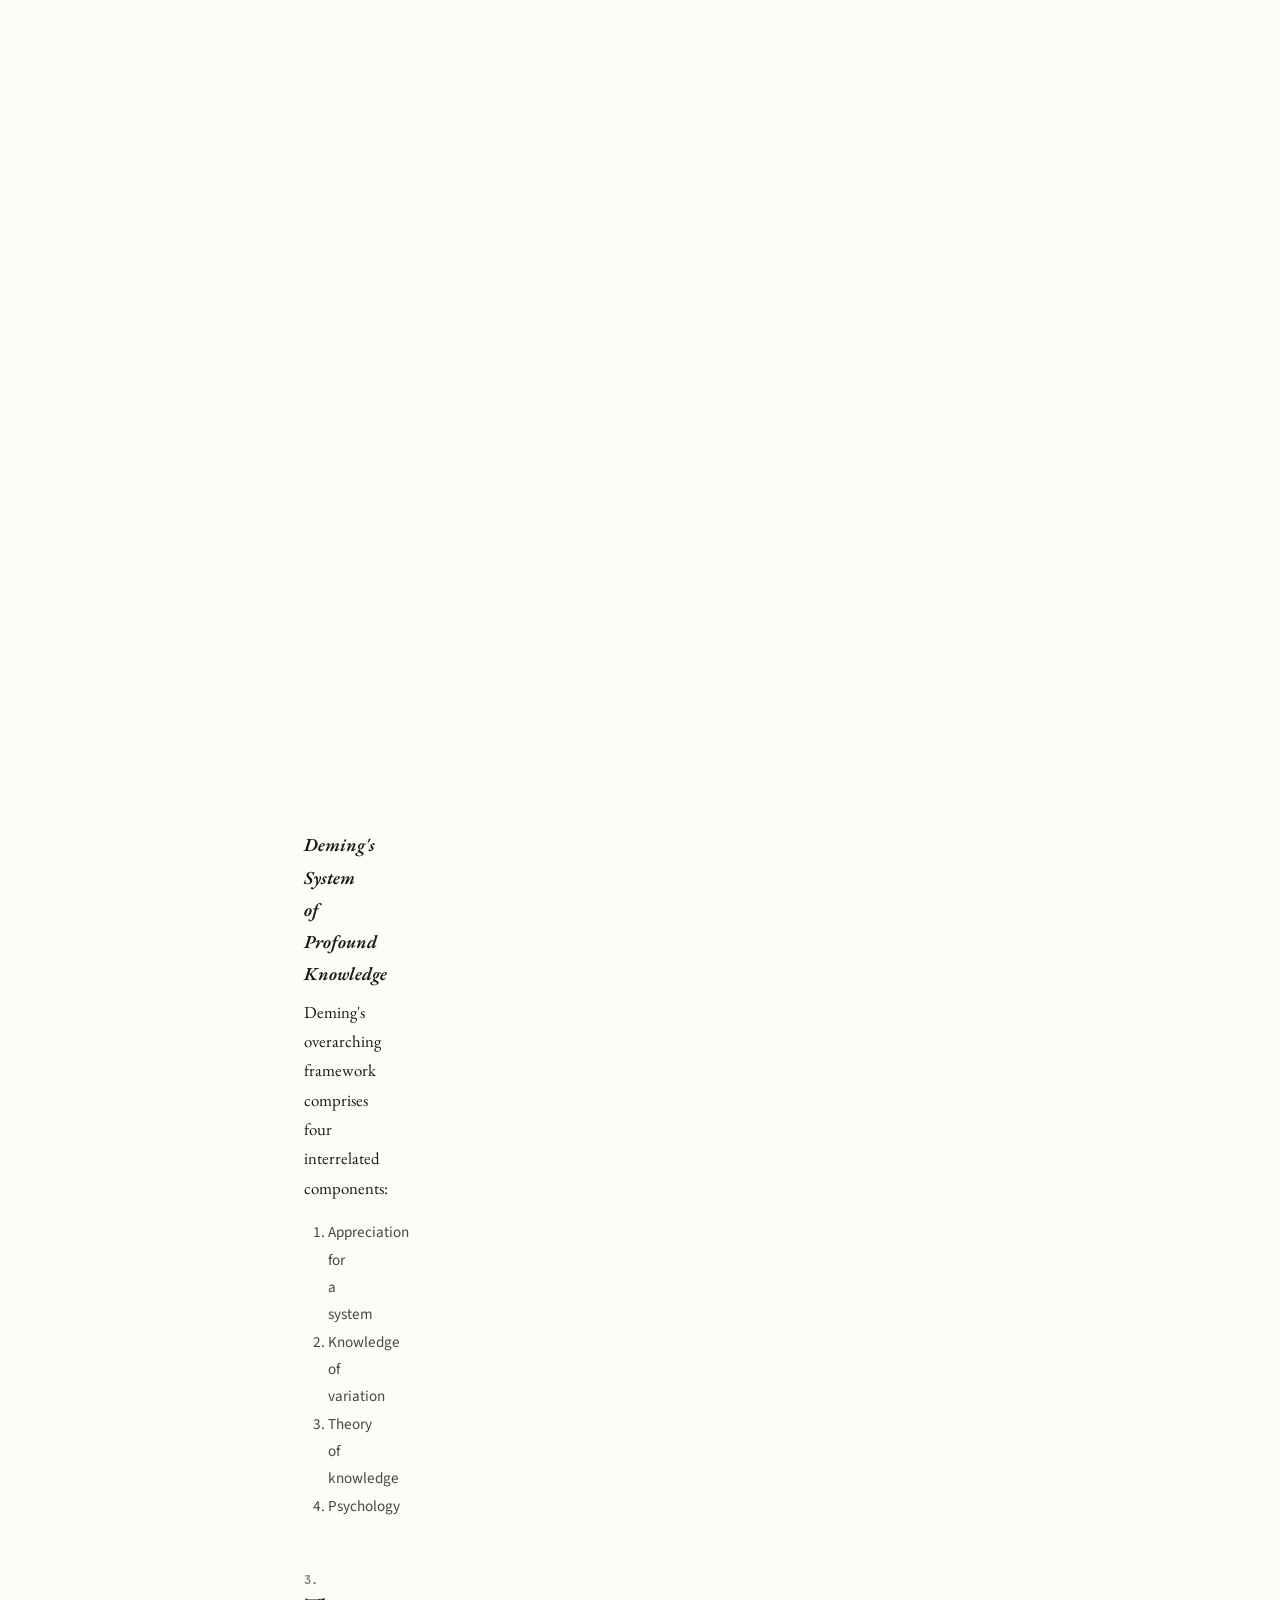
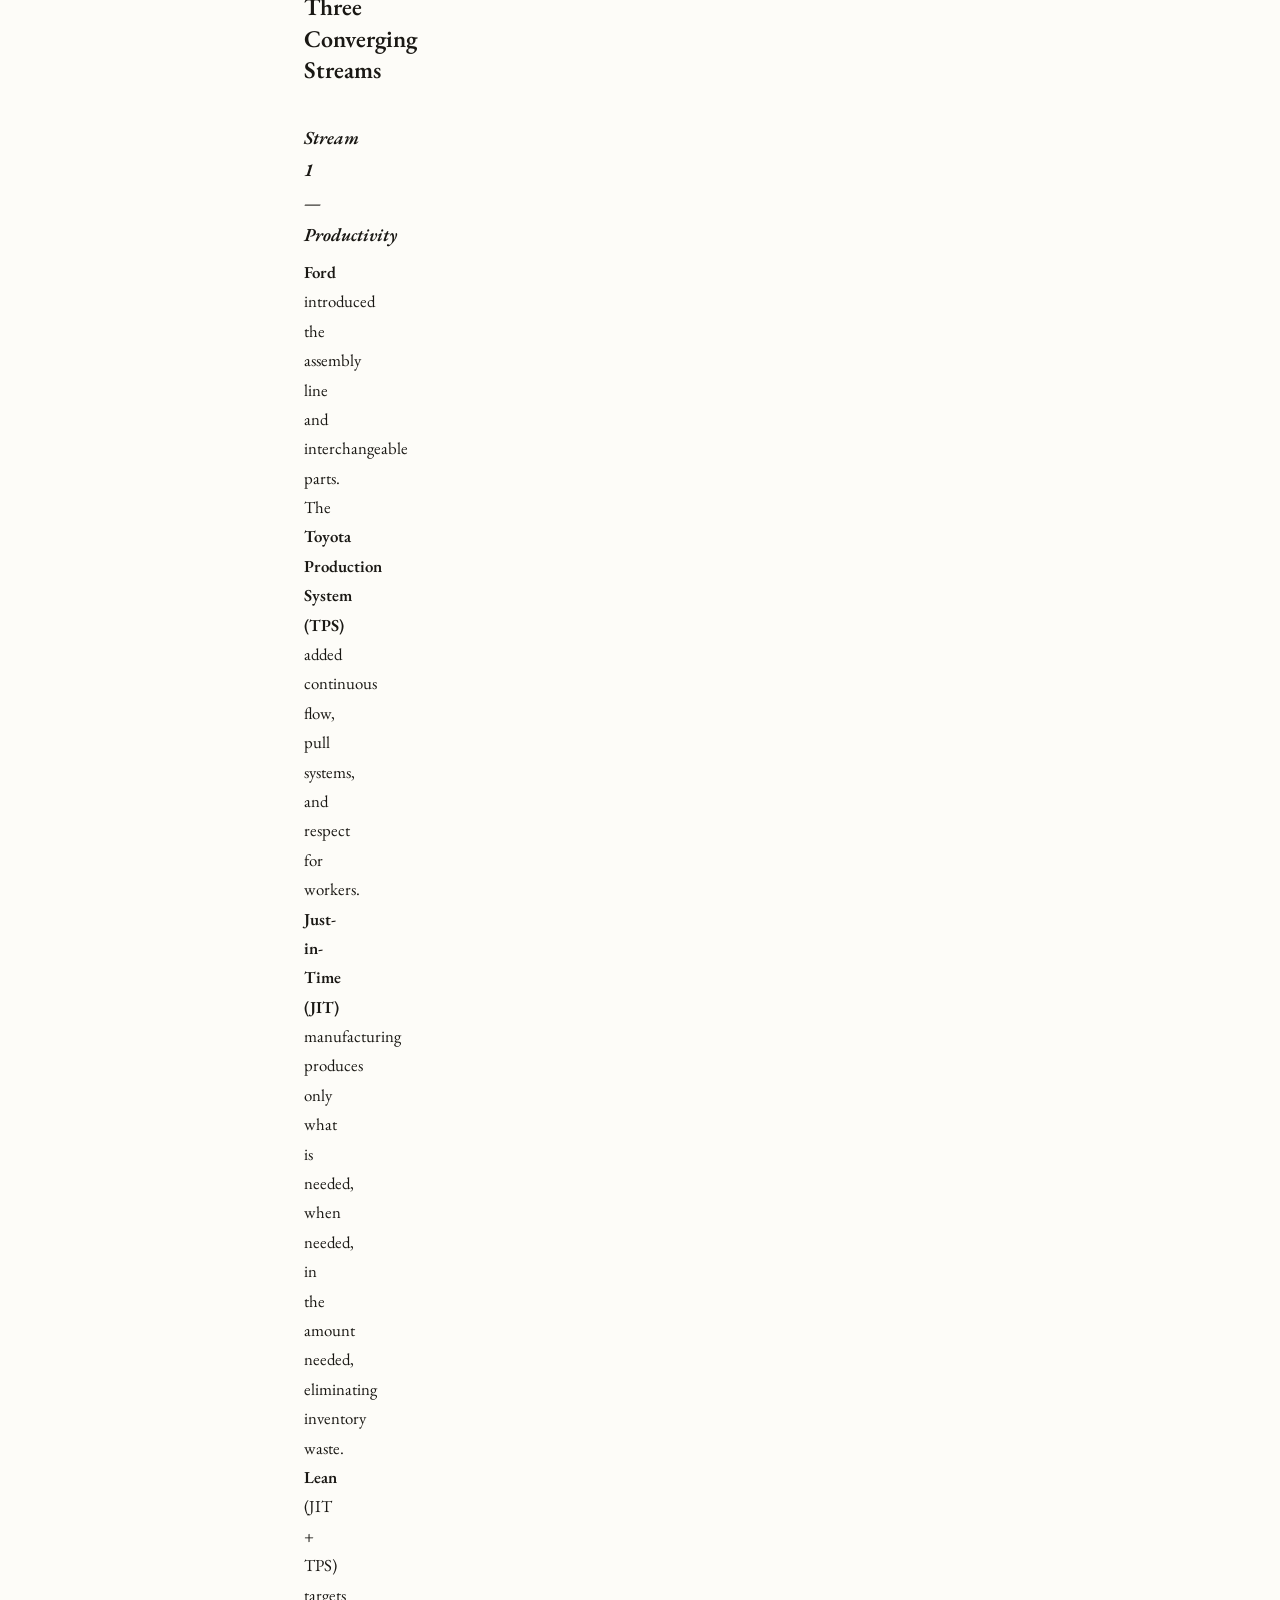
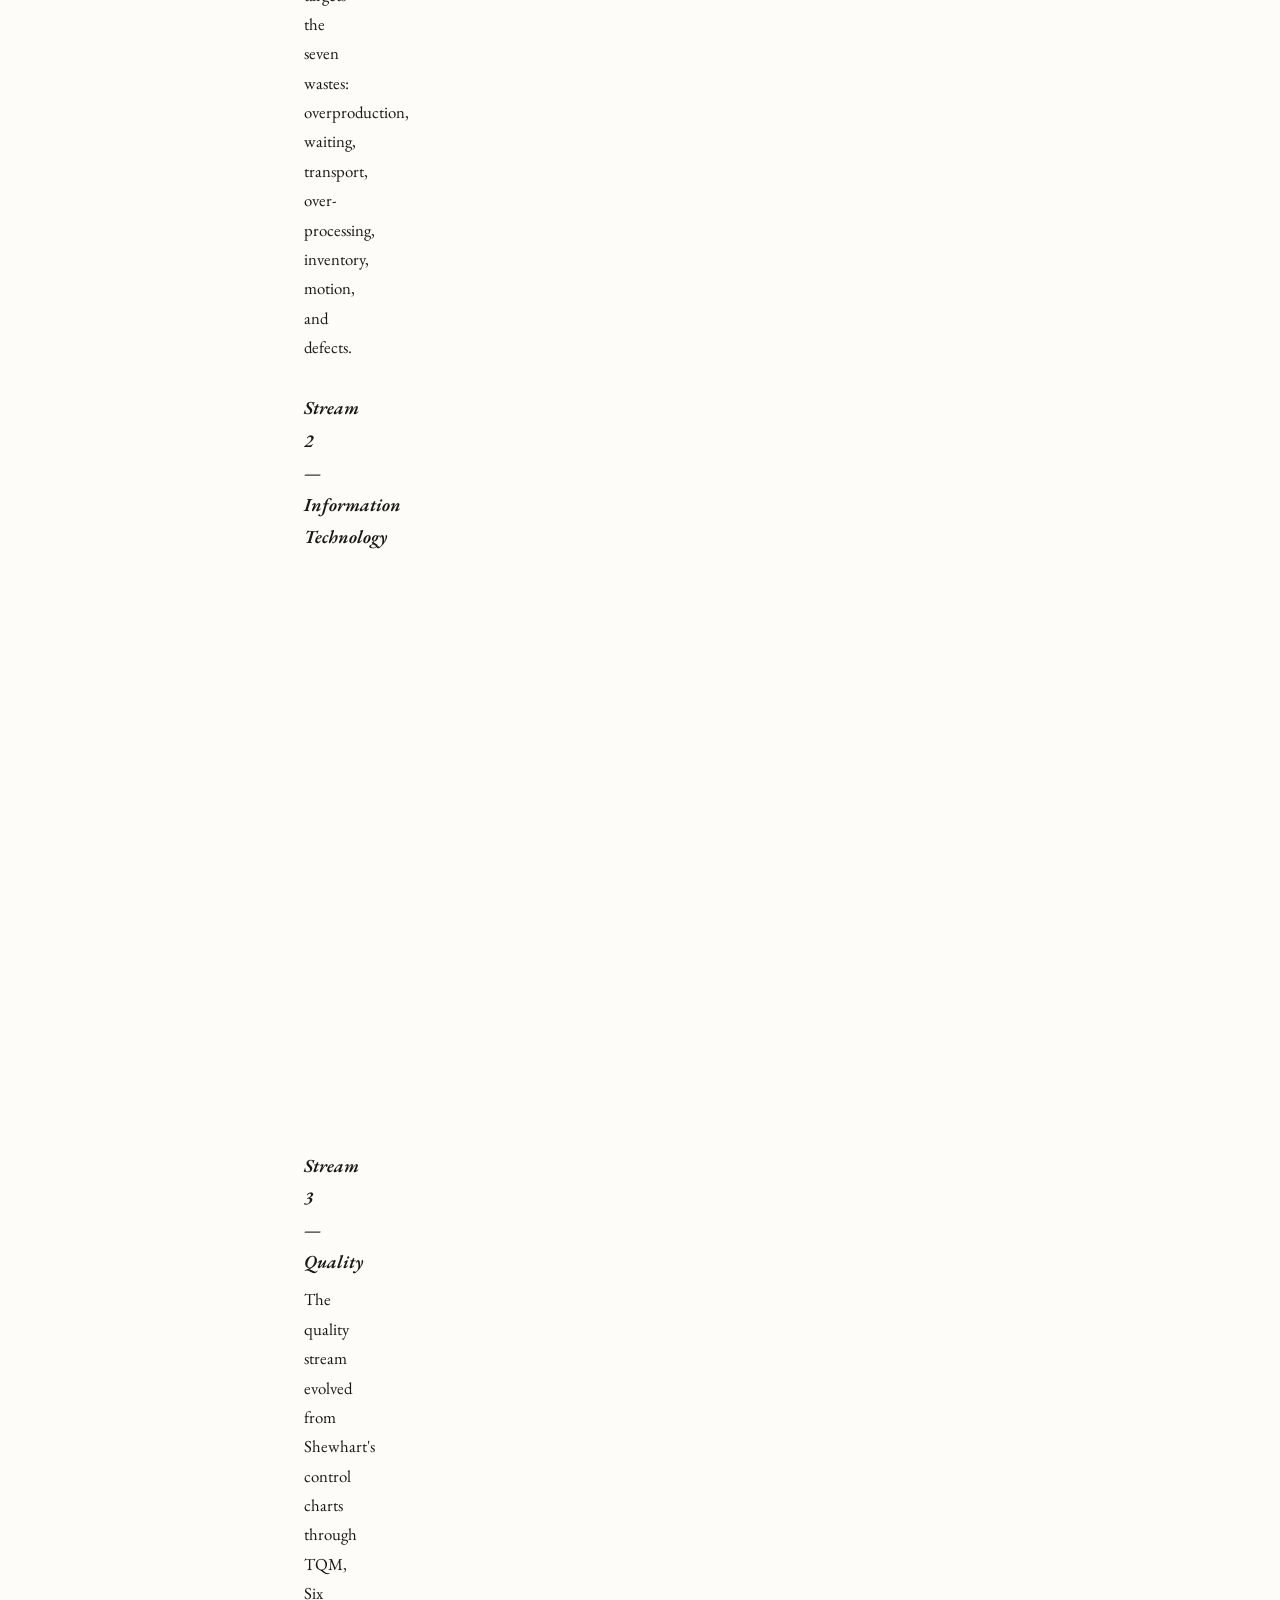
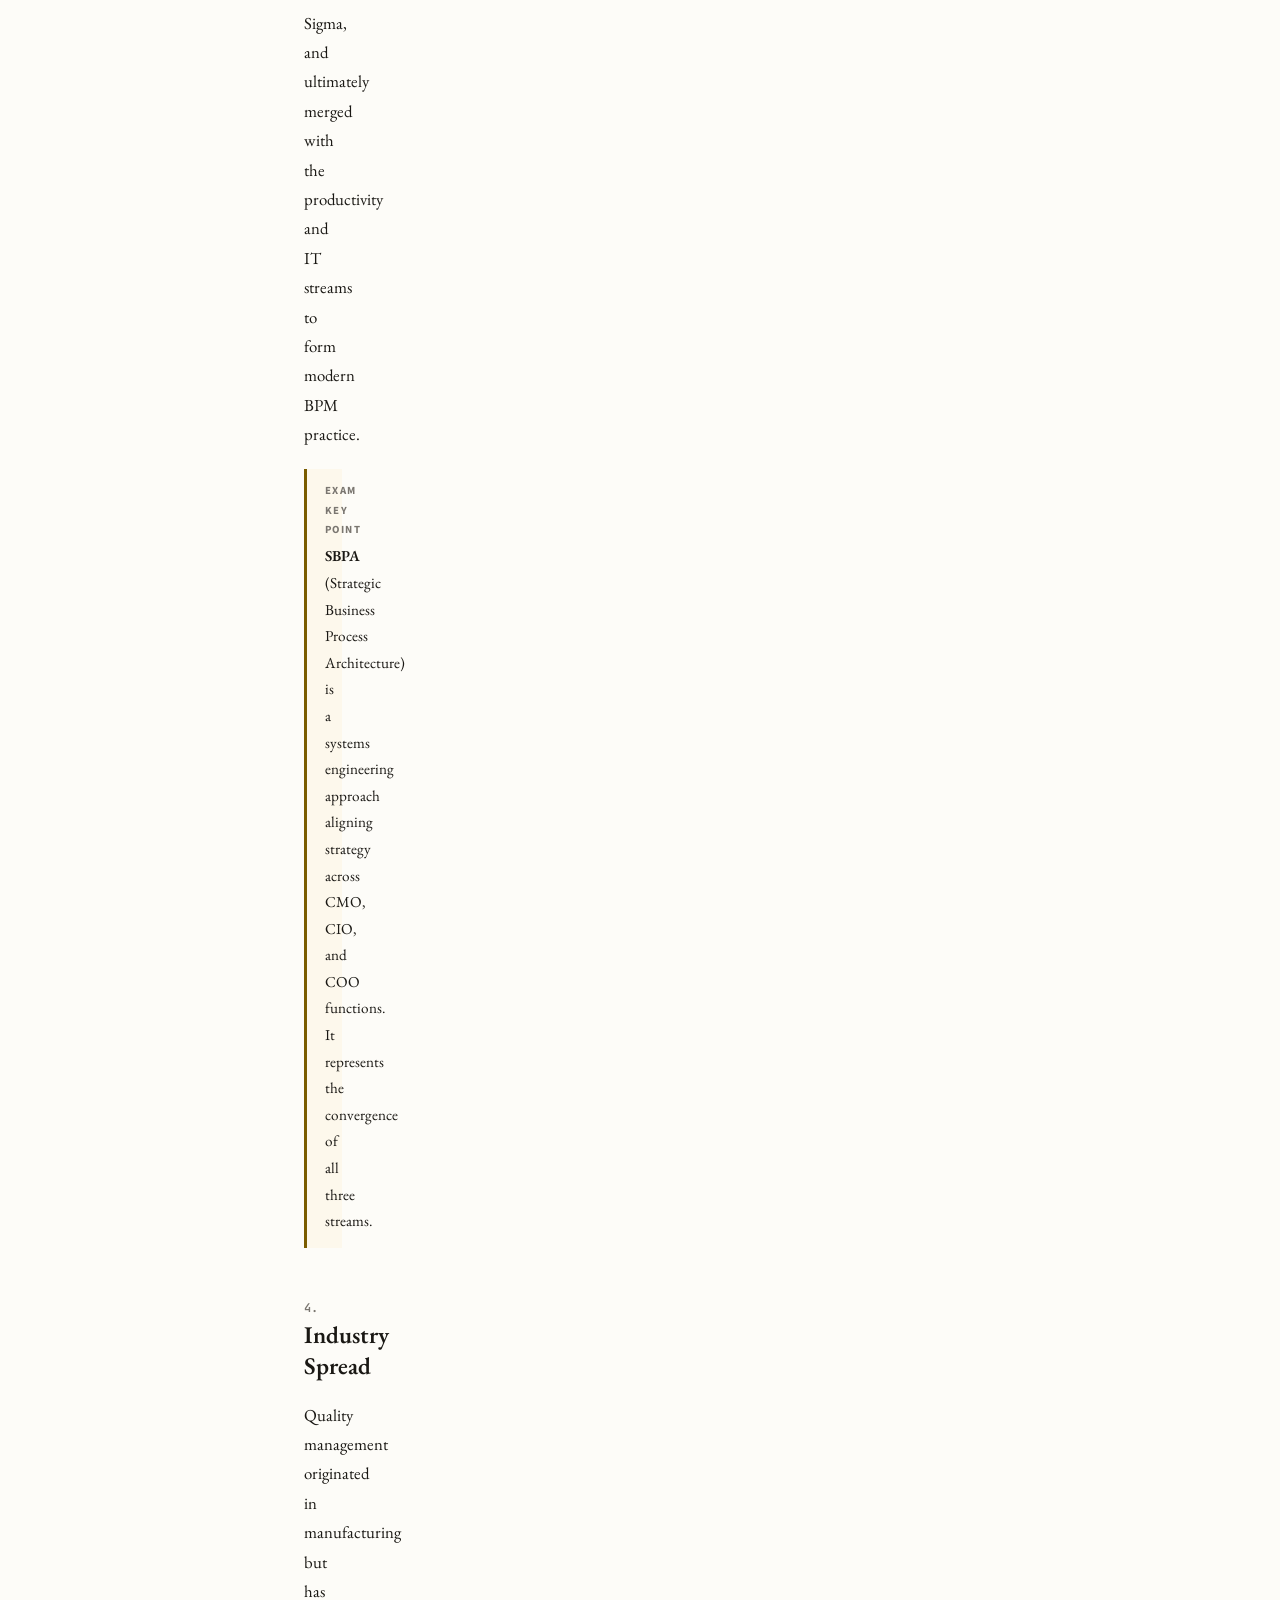
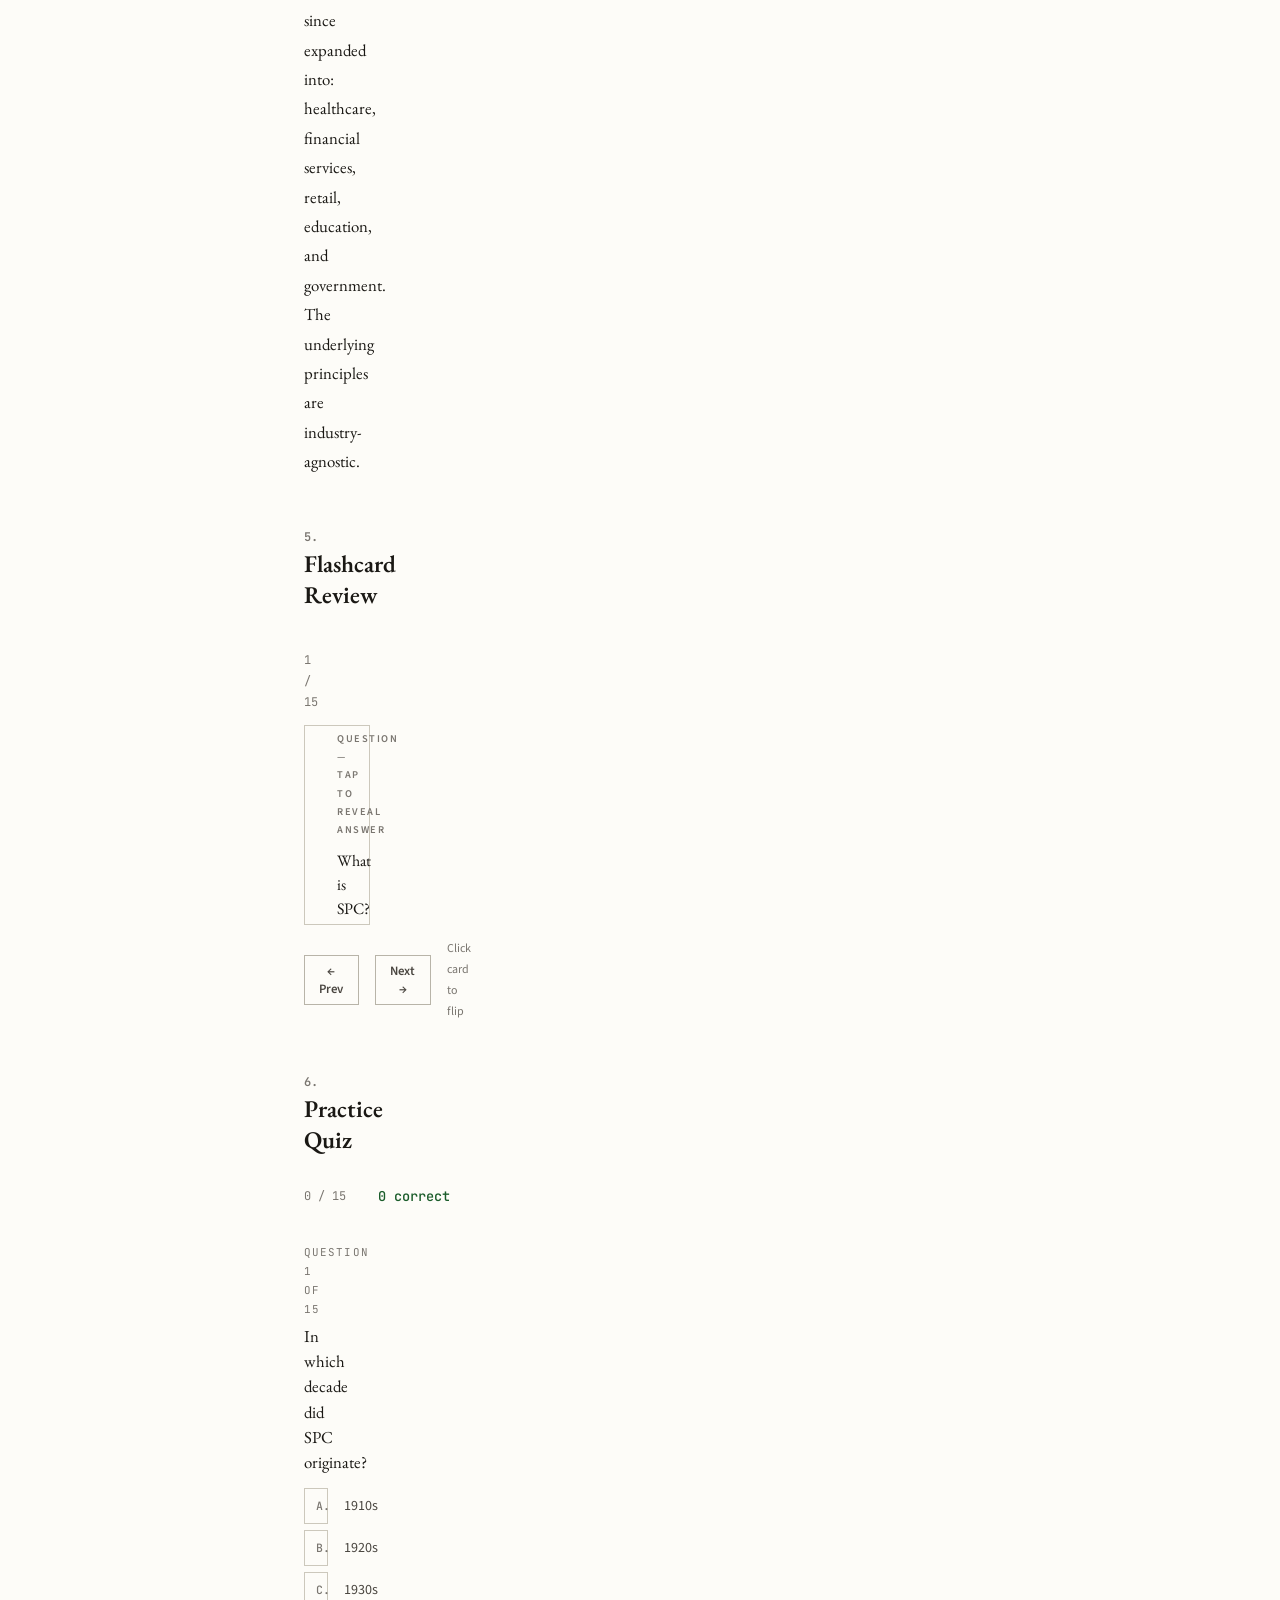
<file: redesign/chapters/intro.html>
<!DOCTYPE html>
<html lang="en">
<head>
<meta charset="UTF-8">
<meta name="viewport" content="width=device-width, initial-scale=1.0">
<title>Introduction: Quality Evolution — ASQ CMQ/OE</title>
<link rel="stylesheet" href="../css/main.css">
</head>
<body>
<div class="layout">

  <aside class="sidebar">
    <div class="sidebar-brand">
      <strong>ASQ CMQ/OE</strong>
      Study Reference
    </div>
    <nav>
      <div class="nav-section">Contents</div>
      <a class="nav-link" href="../index.html">Table of Contents</a>
      <div class="nav-section">Section I — Leadership</div>
      <a class="nav-link active" href="intro.html">Introduction: Quality Evolution</a>
      <a class="nav-link" href="ch1.html">§1 &nbsp; Organizational Structures</a>
      <a class="nav-link" href="ch2.html">§2 &nbsp; Leadership</a>
      <a class="nav-link" href="ch3.html">§3 &nbsp; Teams &amp; Team Processes</a>
    </nav>
    <div class="sidebar-footer">
      ASQ CMQ/OE Prep &mdash; 2026
    </div>
  </aside>

  <main class="main">

    <div class="doc-header">
      <div class="doc-label">Introduction &mdash; Body of Knowledge Background</div>
      <h1>The 100-Year Quality Evolution</h1>
    </div>

    <div class="abstract">
      <div class="abstract-label">Summary</div>
      <p>Quality management as a discipline emerged from three converging streams &mdash; statistical quality control, productivity improvement, and information technology &mdash; spanning roughly one century. Understanding the chronology, key figures, and defining concepts of each era is foundational to the entire CMQ/OE Body of Knowledge.</p>
    </div>

    <!-- ═══════════════════════════════════════════ CONTENT ══ -->

    <h2><span class="section-num">1.</span> Chronological Overview</h2>

    <p>The evolution of quality management follows a broadly linear progression, though each methodology built upon rather than replaced its predecessors.</p>

    <div class="timeline">
      <div class="tl-item">
        <div class="tl-dot"></div>
        <div class="tl-year">1920s</div>
        <div class="tl-label">SPC</div>
      </div>
      <div class="tl-item">
        <div class="tl-dot"></div>
        <div class="tl-year">1980s</div>
        <div class="tl-label">TQM</div>
      </div>
      <div class="tl-item">
        <div class="tl-dot"></div>
        <div class="tl-year">Late 1980s</div>
        <div class="tl-label">BPR</div>
      </div>
      <div class="tl-item">
        <div class="tl-dot"></div>
        <div class="tl-year">1990s</div>
        <div class="tl-label">Six Sigma</div>
      </div>
      <div class="tl-item">
        <div class="tl-dot"></div>
        <div class="tl-year">Modern</div>
        <div class="tl-label">BPM</div>
      </div>
    </div>

    <dl>
      <dt>Statistical Process Control (SPC) &mdash; 1920s</dt>
      <dd>Developed by Walter Shewhart at Western Electric / Bell Telephone Laboratories. Uses control charts to distinguish <em>assignable-cause</em> variation (correctable) from <em>chance-cause</em> variation (inherent to the process). Foundation of all subsequent data-driven quality methods.</dd>

      <dt>Total Quality Management (TQM) &mdash; 1980s</dt>
      <dd>Organization-wide continuous improvement. Characterized by customer focus, data-driven decision-making, and involvement of all employees. Popularized by the American response to Japanese manufacturing dominance.</dd>

      <dt>Business Process Reengineering (BPR) &mdash; Late 1980s</dt>
      <dd>Associated with Hammer &amp; Champy. Advocates radical redesign of core processes from the ground up, discarding existing structures rather than incrementally improving them. Often linked to major IT implementations.</dd>

      <dt>Six Sigma &mdash; 1990s</dt>
      <dd>Developed at Motorola, scaled at GE under Jack Welch. Targets 3.4 defects per million opportunities (DPMO). Uses the DMAIC problem-solving methodology (Define, Measure, Analyze, Improve, Control).</dd>

      <dt>Business Process Management (BPM) &mdash; Modern</dt>
      <dd>Integrated, cross-functional process management. BPM processes are: <strong>standardized, measurable, repeatable, and reusable</strong>. Incorporates Lean-Six Sigma and crosses departmental and divisional boundaries.</dd>
    </dl>

    <h2><span class="section-num">2.</span> Quality Pioneers</h2>

    <p>The CMQ/OE examination requires specific knowledge of each pioneer's contributions. Conflating their work is a common error.</p>

    <div class="table-wrap">
      <table>
        <thead>
          <tr><th>Pioneer</th><th>Key Contribution</th><th>Associated Concept</th></tr>
        </thead>
        <tbody>
          <tr>
            <td><strong>Walter Shewhart</strong></td>
            <td>Father of SPC; developed control charts at Western Electric / Bell Labs (1920s)</td>
            <td>Assignable vs. chance-cause variation</td>
          </tr>
          <tr>
            <td><strong>W. Edwards Deming</strong></td>
            <td>Brought SPC to Japan post-WWII; 14 Points for Management; PDSA cycle</td>
            <td>System of Profound Knowledge</td>
          </tr>
          <tr>
            <td><strong>Joseph Juran</strong></td>
            <td>Quality Trilogy: Planning, Control, Improvement; Pareto analysis</td>
            <td>Vital few vs. trivial many</td>
          </tr>
          <tr>
            <td><strong>Philip Crosby</strong></td>
            <td>"Quality is Free"; Zero Defects; prevention cost &lt; failure cost</td>
            <td>Conformance to requirements</td>
          </tr>
          <tr>
            <td><strong>Armand Feigenbaum</strong></td>
            <td>Total Quality Control (TQC): quality is everyone's responsibility</td>
            <td>Organization-wide quality ownership</td>
          </tr>
        </tbody>
      </table>
    </div>

    <h3>Deming's System of Profound Knowledge</h3>
    <p>Deming's overarching framework comprises four interrelated components:</p>
    <ol style="margin-left:1.5rem; font-family:var(--sans); font-size:.95rem; color:var(--text2); line-height:1.8;">
      <li>Appreciation for a system</li>
      <li>Knowledge of variation</li>
      <li>Theory of knowledge</li>
      <li>Psychology</li>
    </ol>

    <h2><span class="section-num">3.</span> Three Converging Streams</h2>

    <h3>Stream 1 &mdash; Productivity</h3>
    <p><strong>Ford</strong> introduced the assembly line and interchangeable parts. The <strong>Toyota Production System (TPS)</strong> added continuous flow, pull systems, and respect for workers. <strong>Just-in-Time (JIT)</strong> manufacturing produces only what is needed, when needed, in the amount needed, eliminating inventory waste. <strong>Lean</strong> (JIT + TPS) targets the seven wastes: overproduction, waiting, transport, over-processing, inventory, motion, and defects.</p>

    <h3>Stream 2 &mdash; Information Technology</h3>
    <div class="table-wrap">
      <table>
        <thead><tr><th>System</th><th>Scope</th></tr></thead>
        <tbody>
          <tr><td><strong>MRP</strong> &mdash; Material Requirements Planning</td><td>Shop floor inventory management</td></tr>
          <tr><td><strong>MRP II</strong></td><td>Added capacity planning</td></tr>
          <tr><td><strong>ERP</strong> &mdash; Enterprise Resource Planning</td><td>Integrated all business functions (finance, HR, manufacturing, supply chain)</td></tr>
          <tr><td><strong>CRM</strong> &mdash; Customer Relationship Management</td><td>Customer interactions and retention</td></tr>
          <tr><td><strong>BPM Systems</strong></td><td>Enterprise-wide process optimization</td></tr>
        </tbody>
      </table>
    </div>

    <h3>Stream 3 &mdash; Quality</h3>
    <p>The quality stream evolved from Shewhart's control charts through TQM, Six Sigma, and ultimately merged with the productivity and IT streams to form modern BPM practice.</p>

    <div class="callout key">
      <div class="callout-label">Exam Key Point</div>
      <p><strong>SBPA</strong> (Strategic Business Process Architecture) is a systems engineering approach aligning strategy across CMO, CIO, and COO functions. It represents the convergence of all three streams.</p>
    </div>

    <h2><span class="section-num">4.</span> Industry Spread</h2>
    <p>Quality management originated in manufacturing but has since expanded into: healthcare, financial services, retail, education, and government. The underlying principles are industry-agnostic.</p>

    <!-- ═══════════════════════════════════════════ FLASHCARDS ══ -->

    <h2><span class="section-num">5.</span> Flashcard Review</h2>

    <div class="fc-wrap">
      <div class="fc-counter" id="fc-counter">1 / 15</div>
      <div class="fc-card" onclick="fcFlip()">
        <div class="fc-inner" id="fc-inner">
          <div class="fc-face front">
            <div class="fc-tag">Question &mdash; tap to reveal answer</div>
            <p id="fc-q"></p>
          </div>
          <div class="fc-face back">
            <div class="fc-tag">Answer</div>
            <p id="fc-a"></p>
          </div>
        </div>
      </div>
      <div class="fc-controls">
        <button class="fc-btn" onclick="fcPrev()">&#8592; Prev</button>
        <button class="fc-btn" onclick="fcNext()">Next &#8594;</button>
        <span class="fc-hint">Click card to flip</span>
      </div>
    </div>

    <!-- ═══════════════════════════════════════════ QUIZ ══ -->

    <h2><span class="section-num">6.</span> Practice Quiz</h2>

    <div class="quiz-wrap">
      <div class="quiz-progress">
        <span class="quiz-stat" id="quiz-stat">0 / 15</span>
        <div class="quiz-bar-wrap"><div class="quiz-bar" id="quiz-bar" style="width:0%"></div></div>
        <span class="quiz-score" id="quiz-score">0 correct</span>
        <button class="quiz-reset" id="quiz-reset" onclick="quizReset()">Retry</button>
      </div>
      <div id="quiz-box"></div>
    </div>

    <div class="doc-footer">
      <a href="../index.html">&larr; Table of Contents</a>
      <a href="ch1.html">§1 Organizational Structures &rarr;</a>
    </div>

  </main>
</div>

<script>
window.FLASH_DATA = [
  {q:"What is SPC?", a:"Statistical Process Control — Shewhart, 1920s, Western Electric & Bell Labs. Uses control charts to monitor process variation, distinguishing assignable-cause from chance-cause."},
  {q:"Who is the father of SPC?", a:"Walter A. Shewhart — developed control charts at Western Electric / Bell Telephone Laboratories in the 1920s."},
  {q:"What did Deming contribute?", a:"Brought SPC to Japan post-WWII. Authored 14 Points for Management. Developed the PDSA cycle and the System of Profound Knowledge."},
  {q:"What is TQM?", a:"Total Quality Management — organization-wide continuous improvement. Customer focus, data-driven decision-making, all employees involved. Popularized in the 1980s."},
  {q:"TQM vs. BPR — key distinction?", a:"TQM = incremental, continuous improvement. BPR (Hammer & Champy) = radical redesign from scratch — discard old processes entirely."},
  {q:"Define BPM.", a:"Business Process Management: documenting, understanding, managing, and controlling key processes. Processes must be standardized, measurable, repeatable, and reusable."},
  {q:"Quality evolution in order?", a:"SPC (1920s) → TQM (1980s) → BPR (late 1980s) → Six Sigma (1990s, Motorola/GE) → BPM (modern)."},
  {q:"What is the Toyota Production System?", a:"TPS built upon Ford's assembly line, adding continuous flow, pull systems, and respect for workers. Foundation of Lean manufacturing."},
  {q:"What is Lean?", a:"JIT + TPS = Lean. Eliminates 7 wastes: overproduction, waiting, transport, over-processing, inventory, motion, defects."},
  {q:"Into which industries has quality spread?", a:"From manufacturing into healthcare, financial services, retail, education, and government. Principles are industry-agnostic."},
  {q:"IT evolution sequence?", a:"MRP (shop floor) → MRP II (capacity planning) → ERP (enterprise-wide) → CRM (customer focus) → BPM Systems."},
  {q:"What is Lean-Six Sigma?", a:"A merged methodology combining Lean's waste elimination with Six Sigma's defect reduction framework (DMAIC, 3.4 DPMO)."},
  {q:"Four properties of BPM processes?", a:"Standardized, measurable, repeatable, reusable — and crosses departmental and divisional boundaries."},
  {q:"What is SBPA?", a:"Strategic Business Process Architecture — a systems engineering approach aligning strategy with CMO, CIO, and COO functions. Convergence of all three quality streams."},
  {q:"Figure I.1 — what converges?", a:"Three streams converge to form BPM and Business Architecture: (1) Quality, (2) Productivity, (3) Information Technology."}
];
</script>
<script>
window.QUIZ_DATA = [
  {q:"In which decade did SPC originate?", o:["1910s","1920s","1930s","1940s"], c:1, e:"Shewhart developed SPC in the 1920s at Western Electric/Bell Labs."},
  {q:"Shewhart developed SPC while working at which organization?", o:["Ford Motor Company","Toyota","Western Electric & Bell Telephone Laboratories","General Electric"], c:2, e:"Western Electric and Bell Telephone Laboratories, 1920s."},
  {q:"Who brought SPC to Japan after World War II?", o:["Juran","Crosby","Deming","Feigenbaum"], c:2, e:"Deming taught statistical methods to Japanese engineers and executives post-WWII."},
  {q:"TQM rose to prominence in which decade?", o:["1960s","1970s","1980s","1990s"], c:2, e:"TQM became widely adopted in the 1980s."},
  {q:"Business Process Reengineering is best characterized as:", o:["Incremental continuous improvement","Radical redesign of processes from the ground up","An IT infrastructure upgrade","A customer survey methodology"], c:1, e:"BPR (Hammer & Champy) advocates discarding old processes and starting from scratch."},
  {q:"Which four properties define BPM processes?", o:["Fast, cheap, flexible, scalable","Standardized, measurable, repeatable, reusable","Automated, integrated, monitored, reported","Documented, approved, tested, deployed"], c:1, e:"BPM processes must be standardized, measurable, repeatable, and reusable."},
  {q:"Which sequence correctly represents the quality evolution?", o:["BPR → SPC → TQM","SPC → TQM → Six Sigma → BPM","TQM → SPC → BPR","Six Sigma → TQM → BPM"], c:1, e:"SPC → TQM → Six Sigma → BPM is the correct chronological order."},
  {q:"The Toyota Production System was built upon which earlier model?", o:["German engineering practices","The Ford Production System","British textile manufacturing","Soviet central planning"], c:1, e:"TPS extended Ford's assembly line concept with continuous flow, pull systems, and worker respect."},
  {q:"Lean manufacturing equals JIT combined with:", o:["TQM","Six Sigma","TPS","BPR"], c:2, e:"Lean = JIT + TPS."},
  {q:"Quality management has expanded beyond manufacturing into:", o:["Automotive only","Healthcare, finance, retail, education, and government","Defense contracting only","Technology companies only"], c:1, e:"Quality principles apply across all major industry sectors."},
  {q:"Which IT evolution sequence is correct?", o:["CRM → ERP → MRP","MRP → ERP → CRM → BPM","ERP → SPC → TQM","BPM → ERP → MRP"], c:1, e:"MRP → ERP → CRM → BPM represents the correct IT evolution."},
  {q:"Lean-Six Sigma merges which two methodologies?", o:["TQM and BPR","Lean (waste elimination) and Six Sigma (defect reduction)","SPC and ERP","BPM and CRM"], c:1, e:"Lean-Six Sigma combines waste elimination (Lean) with defect reduction methodology (Six Sigma/DMAIC)."},
  {q:"Which of the following is NOT a characteristic of BPM processes?", o:["Standardized","Measurable","Confined to a single department","Repeatable"], c:2, e:"BPM explicitly crosses departmental lines; siloed processes are not BPM."},
  {q:"SBPA stands for:", o:["Six-Based Process Analysis","Strategic Business Process Architecture","Standard Business Planning Approach","Systems-Based Performance Assessment"], c:1, e:"Strategic Business Process Architecture — aligns strategy with CMO/CIO/COO functions."},
  {q:"The three streams that converge to form BPM are:", o:["Finance, Marketing, and Operations","Quality, Productivity, and Information Technology","HR, Sales, and Engineering","R&D, Design, and Manufacturing"], c:1, e:"Quality + Productivity + IT converge to form modern BPM."}
];
</script>
<script src="../js/flashcard.js"></script>
<script src="../js/quiz.js"></script>
</body>
</html>
</file>
<file: css/style.css>
/* =============================================================================
   ASQ CMQ/OE Study Portal — Stylesheet
   LaTeX-inspired technical documentation aesthetic
   - Crimson Pro (serif body) + JetBrains Mono (code/labels)
   - Light, paper-like background
   - Restrained academic color palette
   ============================================================================= */

:root {
  /* Color tokens */
  --paper:           #fafaf7;        /* page background */
  --paper-elev:      #ffffff;        /* card surfaces */
  --rule:            #e5e1d8;        /* hairline borders */
  --rule-strong:     #c9c2b4;        /* emphasized borders */
  --ink:             #1a1a1a;        /* primary text */
  --ink-soft:        #3d3d3a;        /* body text */
  --ink-muted:       #6b665e;        /* secondary text */
  --ink-faint:       #9b9587;        /* tertiary / labels */

  /* Accents — restrained academic */
  --accent-primary:  #7c2d12;        /* deep terracotta — section refs */
  --accent-warm:     #92400e;        /* burnt umber — exam tips */
  --accent-cool:     #1e3a8a;        /* navy — key figures */
  --accent-success:  #14532d;        /* dark green — correct */
  --accent-error:    #991b1b;        /* dark red — incorrect */

  /* Backgrounds for callouts */
  --tip-bg:          #fef9e7;
  --tip-border:      #d4a73c;
  --formula-bg:      #f5f2eb;
  --correct-bg:      #ecfdf5;
  --incorrect-bg:    #fef2f2;

  /* Typography */
  --serif:  'Crimson Pro', 'Iowan Old Style', Georgia, serif;
  --mono:   'JetBrains Mono', 'SF Mono', Menlo, Consolas, monospace;

  /* Layout */
  --sidebar-w: 320px;
  --content-max: 880px;
  --space-1: 0.25rem;
  --space-2: 0.5rem;
  --space-3: 0.75rem;
  --space-4: 1rem;
  --space-5: 1.5rem;
  --space-6: 2rem;
  --space-8: 3rem;
  --space-10: 4rem;
}

/* -----------------------------------------------------------------------------
   Reset / base
   ----------------------------------------------------------------------------- */
*, *::before, *::after { box-sizing: border-box; }
html, body { margin: 0; padding: 0; }
body {
  font-family: var(--serif);
  font-size: 18px;
  line-height: 1.65;
  color: var(--ink-soft);
  background: var(--paper);
  -webkit-font-smoothing: antialiased;
  -moz-osx-font-smoothing: grayscale;
  text-rendering: optimizeLegibility;
}
button {
  font-family: inherit;
  cursor: pointer;
  border: none;
  background: none;
  padding: 0;
  color: inherit;
}
a { color: var(--accent-cool); text-decoration: none; }
a:hover { text-decoration: underline; }
ul { padding-left: 0; }
li { list-style: none; }

/* -----------------------------------------------------------------------------
   App shell — sidebar + main
   ----------------------------------------------------------------------------- */
.app-shell {
  display: grid;
  grid-template-columns: var(--sidebar-w) 1fr;
  min-height: 100vh;
}

/* -----------------------------------------------------------------------------
   Sidebar
   ----------------------------------------------------------------------------- */
.sidebar {
  background: var(--paper-elev);
  border-right: 1px solid var(--rule);
  padding: var(--space-6) var(--space-4);
  position: sticky;
  top: 0;
  height: 100vh;
  overflow-y: auto;
  display: flex;
  flex-direction: column;
}

.sidebar-header {
  padding-bottom: var(--space-5);
  border-bottom: 1px solid var(--rule);
  margin-bottom: var(--space-5);
}
.brand-mark {
  font-family: var(--mono);
  font-size: 13px;
  letter-spacing: 0.12em;
  text-transform: uppercase;
  color: var(--accent-primary);
  font-weight: 600;
}
.brand-sub {
  font-style: italic;
  font-size: 14px;
  color: var(--ink-muted);
  margin-top: 2px;
}

.domain-nav { flex: 1; display: flex; flex-direction: column; gap: var(--space-1); }

.domain-block {
  border-left: 2px solid transparent;
  margin-left: -var(--space-2);
  padding-left: var(--space-2);
  transition: border-color 0.15s ease;
}
.domain-block.active { border-left-color: var(--accent-primary); }

.domain-btn {
  display: flex;
  align-items: baseline;
  gap: var(--space-3);
  width: 100%;
  text-align: left;
  padding: var(--space-2) var(--space-2);
  border-radius: 4px;
  transition: background 0.12s;
}
.domain-btn:hover { background: var(--paper); }
.domain-block.active .domain-btn { color: var(--ink); font-weight: 600; }

.domain-num {
  font-family: var(--mono);
  font-size: 11px;
  font-weight: 600;
  letter-spacing: 0.05em;
  color: var(--accent-primary);
  min-width: 28px;
}
.domain-name {
  font-size: 15px;
  line-height: 1.3;
}

.section-list {
  margin: var(--space-2) 0 var(--space-3) var(--space-6);
  padding-left: var(--space-2);
  border-left: 1px solid var(--rule);
  display: flex;
  flex-direction: column;
  gap: 1px;
}
.section-item {
  cursor: pointer;
  padding: var(--space-1) var(--space-2);
  font-size: 13px;
  color: var(--ink-muted);
  border-radius: 3px;
  display: flex;
  align-items: baseline;
  gap: var(--space-2);
  transition: background 0.1s, color 0.1s;
}
.section-item:hover { background: var(--paper); color: var(--ink-soft); }
.section-item.active {
  background: var(--tip-bg);
  color: var(--ink);
  font-weight: 500;
}
.section-item-ref {
  font-family: var(--mono);
  font-size: 10px;
  color: var(--accent-warm);
  min-width: 28px;
  font-weight: 600;
}
.section-item-title { line-height: 1.35; }

.sidebar-footer {
  padding-top: var(--space-4);
  border-top: 1px solid var(--rule);
  font-family: var(--mono);
  font-size: 11px;
  color: var(--ink-faint);
  display: flex;
  align-items: center;
  gap: var(--space-2);
}
.sidebar-footer .dot { color: var(--rule-strong); }

/* -----------------------------------------------------------------------------
   Main content
   ----------------------------------------------------------------------------- */
.main-content {
  padding: var(--space-8) var(--space-8);
  max-width: 100%;
}

.loading, .error-state {
  font-family: var(--mono);
  font-size: 13px;
  color: var(--ink-muted);
  padding: var(--space-6);
  text-align: center;
}
.error-state { color: var(--accent-error); }

/* -----------------------------------------------------------------------------
   Domain header
   ----------------------------------------------------------------------------- */
.domain-header {
  max-width: var(--content-max);
  margin: 0 0 var(--space-8);
  padding-bottom: var(--space-5);
  border-bottom: 2px solid var(--rule-strong);
}
.domain-header-top {
  display: flex;
  justify-content: space-between;
  align-items: baseline;
  font-family: var(--mono);
  font-size: 12px;
  letter-spacing: 0.08em;
  text-transform: uppercase;
  color: var(--ink-muted);
  margin-bottom: var(--space-3);
}
.domain-header-num { color: var(--accent-primary); font-weight: 600; }
.domain-header-stats { font-weight: 500; }
.domain-header-title {
  font-family: var(--serif);
  font-size: 48px;
  font-weight: 600;
  line-height: 1.1;
  color: var(--ink);
  margin: 0;
  letter-spacing: -0.01em;
}

/* -----------------------------------------------------------------------------
   Section view
   ----------------------------------------------------------------------------- */
.section-view { max-width: var(--content-max); }

.section-header {
  margin-bottom: var(--space-5);
}
.section-ref-row {
  display: flex;
  gap: var(--space-4);
  align-items: baseline;
  font-family: var(--mono);
  font-size: 11px;
  letter-spacing: 0.08em;
  text-transform: uppercase;
  margin-bottom: var(--space-2);
}
.section-ref { color: var(--accent-primary); font-weight: 600; }
.section-cognitive { color: var(--ink-muted); }
.section-title {
  font-family: var(--serif);
  font-size: 32px;
  font-weight: 600;
  line-height: 1.2;
  color: var(--ink);
  margin: 0;
}

/* -----------------------------------------------------------------------------
   Mode tabs
   ----------------------------------------------------------------------------- */
.mode-tabs {
  display: flex;
  gap: var(--space-1);
  border-bottom: 1px solid var(--rule-strong);
  margin-bottom: var(--space-6);
}
.mode-tab {
  font-family: var(--mono);
  font-size: 12px;
  letter-spacing: 0.06em;
  text-transform: uppercase;
  font-weight: 500;
  padding: var(--space-3) var(--space-4);
  color: var(--ink-muted);
  border-bottom: 2px solid transparent;
  margin-bottom: -1px;
  transition: color 0.15s, border-color 0.15s;
}
.mode-tab:hover { color: var(--ink-soft); }
.mode-tab.active {
  color: var(--accent-primary);
  border-bottom-color: var(--accent-primary);
  font-weight: 600;
}
.tab-count {
  display: inline-block;
  margin-left: 6px;
  font-size: 10px;
  background: var(--rule);
  color: var(--ink-muted);
  padding: 1px 6px;
  border-radius: 8px;
  font-weight: 500;
  letter-spacing: 0.04em;
}
.mode-tab.active .tab-count { background: var(--tip-bg); color: var(--accent-warm); }

/* -----------------------------------------------------------------------------
   Section body — shared
   ----------------------------------------------------------------------------- */
.section-body { padding-bottom: var(--space-10); }
.view-heading {
  font-family: var(--mono);
  font-size: 11px;
  letter-spacing: 0.1em;
  text-transform: uppercase;
  font-weight: 600;
  color: var(--accent-primary);
  margin: var(--space-6) 0 var(--space-3);
  padding-bottom: var(--space-1);
  border-bottom: 1px solid var(--rule);
}
.view-heading:first-child { margin-top: 0; }
.prose { font-size: 18px; line-height: 1.7; color: var(--ink-soft); }

.bullet-list { margin: 0 0 var(--space-4); display: flex; flex-direction: column; gap: var(--space-2); }
.bullet-list li {
  position: relative;
  padding-left: var(--space-5);
  line-height: 1.6;
  font-size: 17px;
  color: var(--ink-soft);
}
.bullet-list li::before {
  content: "§";
  position: absolute;
  left: 0;
  top: 1px;
  font-family: var(--mono);
  font-size: 13px;
  color: var(--accent-warm);
  font-weight: 600;
}
.summary-bullets li::before { content: "▸"; color: var(--accent-primary); }
.bullet-list strong { color: var(--ink); font-weight: 600; }

.empty-state {
  font-style: italic;
  color: var(--ink-faint);
  padding: var(--space-6);
  text-align: center;
}

/* -----------------------------------------------------------------------------
   Visuals (Mermaid + Tables)
   ----------------------------------------------------------------------------- */
.visual-block {
  margin: var(--space-5) 0;
  padding: var(--space-4);
  background: var(--paper-elev);
  border: 1px solid var(--rule);
  border-radius: 4px;
}
.visual-caption {
  font-family: var(--mono);
  font-size: 11px;
  letter-spacing: 0.06em;
  color: var(--ink-muted);
  margin-bottom: var(--space-3);
  font-style: italic;
}
.mermaid-container {
  display: flex;
  justify-content: center;
  overflow-x: auto;
  padding: var(--space-3) 0;
}
.mermaid-container svg { max-width: 100%; height: auto; }
.mermaid-error {
  font-family: var(--mono);
  font-size: 12px;
  color: var(--accent-error);
  background: var(--incorrect-bg);
  padding: var(--space-3);
  border-radius: 3px;
}

.visual-table-wrap { overflow-x: auto; }
.visual-table {
  width: 100%;
  border-collapse: collapse;
  font-size: 15px;
  margin-top: var(--space-2);
}
.visual-table thead th {
  font-family: var(--mono);
  font-size: 11px;
  letter-spacing: 0.06em;
  text-transform: uppercase;
  color: var(--accent-primary);
  text-align: left;
  padding: var(--space-3);
  background: var(--paper);
  border-bottom: 2px solid var(--rule-strong);
  font-weight: 600;
}
.visual-table tbody td {
  padding: var(--space-3);
  border-bottom: 1px solid var(--rule);
  vertical-align: top;
  line-height: 1.5;
}
.visual-table tbody tr:last-child td { border-bottom: none; }
.visual-table tbody tr:hover { background: var(--paper); }
.visual-table strong { color: var(--ink); font-weight: 600; }

/* -----------------------------------------------------------------------------
   Concept cards
   ----------------------------------------------------------------------------- */
.view-concepts { display: flex; flex-direction: column; gap: var(--space-5); }

.concept-card {
  background: var(--paper-elev);
  border: 1px solid var(--rule);
  border-left: 3px solid var(--accent-cool);
  border-radius: 0 4px 4px 0;
  padding: var(--space-5);
}
.concept-header { margin-bottom: var(--space-3); }
.concept-term {
  font-family: var(--serif);
  font-size: 22px;
  font-weight: 600;
  color: var(--ink);
  margin: 0;
  font-style: italic;
}
.concept-definition {
  margin: 0 0 var(--space-3);
  font-size: 17px;
}
.concept-bullets { margin-bottom: var(--space-3); }
.concept-bullets li::before { content: "—"; color: var(--accent-cool); font-weight: 400; }

.concept-formula {
  background: var(--formula-bg);
  border: 1px solid var(--rule);
  border-radius: 3px;
  padding: var(--space-3) var(--space-4);
  margin: var(--space-3) 0;
  font-family: var(--mono);
  font-size: 15px;
  color: var(--ink);
  overflow-x: auto;
}
.concept-formula code { font-family: var(--mono); }

.concept-tip {
  margin-top: var(--space-3);
  padding: var(--space-3) var(--space-4);
  background: var(--tip-bg);
  border-left: 2px solid var(--tip-border);
  border-radius: 0 3px 3px 0;
  font-size: 15px;
  display: flex;
  flex-direction: column;
  gap: var(--space-1);
}
.tip-label {
  font-family: var(--mono);
  font-size: 10px;
  letter-spacing: 0.1em;
  text-transform: uppercase;
  color: var(--accent-warm);
  font-weight: 600;
}
.tip-body { color: var(--ink-soft); line-height: 1.55; }

/* -----------------------------------------------------------------------------
   Practice questions
   ----------------------------------------------------------------------------- */
.view-practice { display: flex; flex-direction: column; gap: var(--space-6); }

.question-card {
  background: var(--paper-elev);
  border: 1px solid var(--rule);
  border-radius: 4px;
  padding: var(--space-5);
}
.question-number {
  font-family: var(--mono);
  font-size: 11px;
  letter-spacing: 0.08em;
  text-transform: uppercase;
  color: var(--accent-primary);
  font-weight: 600;
  margin: 0 0 var(--space-2);
}
.question-text { margin: 0 0 var(--space-4); font-size: 18px; }

.option-list { display: flex; flex-direction: column; gap: var(--space-2); }
.option {
  display: flex;
  align-items: flex-start;
  gap: var(--space-3);
  padding: var(--space-3) var(--space-4);
  border: 1px solid var(--rule);
  border-radius: 3px;
  cursor: pointer;
  transition: background 0.1s, border-color 0.1s;
  font-size: 16px;
  line-height: 1.5;
}
.option:hover { background: var(--paper); border-color: var(--rule-strong); }
.option-letter {
  font-family: var(--mono);
  font-size: 13px;
  font-weight: 600;
  color: var(--accent-primary);
  min-width: 18px;
}
.option-text { flex: 1; color: var(--ink-soft); }
.option-selected { border-color: var(--accent-cool); background: #eff6ff; }
.option-correct { border-color: var(--accent-success); background: var(--correct-bg); }
.option-correct .option-letter { color: var(--accent-success); }
.option-wrong { border-color: var(--accent-error); background: var(--incorrect-bg); }
.option-wrong .option-letter { color: var(--accent-error); }

.btn-reveal {
  margin-top: var(--space-4);
  font-family: var(--mono);
  font-size: 12px;
  letter-spacing: 0.05em;
  text-transform: uppercase;
  font-weight: 600;
  padding: var(--space-2) var(--space-4);
  background: var(--accent-primary);
  color: white;
  border-radius: 3px;
  transition: background 0.15s;
}
.btn-reveal:hover { background: #5c1f0d; }

.answer-explanation {
  margin-top: var(--space-4);
  padding: var(--space-4);
  border-radius: 3px;
  font-size: 16px;
  border-left: 3px solid;
}
.answer-explanation.correct {
  background: var(--correct-bg);
  border-left-color: var(--accent-success);
}
.answer-explanation.incorrect {
  background: var(--incorrect-bg);
  border-left-color: var(--accent-error);
}
.answer-explanation strong {
  display: block;
  font-family: var(--mono);
  font-size: 12px;
  letter-spacing: 0.06em;
  text-transform: uppercase;
  margin-bottom: var(--space-2);
}
.answer-explanation.correct strong { color: var(--accent-success); }
.answer-explanation.incorrect strong { color: var(--accent-error); }
.answer-explanation p { margin: 0; }

/* -----------------------------------------------------------------------------
   Flashcards
   ----------------------------------------------------------------------------- */
.view-flashcards {
  display: flex;
  flex-direction: column;
  align-items: center;
  gap: var(--space-5);
  padding: var(--space-5) 0;
}
.flashcard-counter {
  font-family: var(--mono);
  font-size: 11px;
  letter-spacing: 0.1em;
  text-transform: uppercase;
  color: var(--ink-muted);
  font-weight: 500;
}
.flashcard {
  width: 100%;
  max-width: 600px;
  min-height: 280px;
  perspective: 1200px;
  cursor: pointer;
  position: relative;
}
.flashcard-side {
  position: absolute;
  inset: 0;
  background: var(--paper-elev);
  border: 1px solid var(--rule-strong);
  border-radius: 6px;
  padding: var(--space-6);
  display: flex;
  flex-direction: column;
  justify-content: center;
  backface-visibility: hidden;
  transition: transform 0.6s cubic-bezier(0.4, 0, 0.2, 1);
  box-shadow: 0 1px 3px rgba(0,0,0,0.04);
}
.flashcard-front { transform: rotateY(0deg); }
.flashcard-back { transform: rotateY(180deg); background: var(--tip-bg); }
.flashcard.flipped .flashcard-front { transform: rotateY(-180deg); }
.flashcard.flipped .flashcard-back { transform: rotateY(0deg); }
.flashcard-label {
  font-family: var(--mono);
  font-size: 10px;
  letter-spacing: 0.12em;
  text-transform: uppercase;
  color: var(--accent-primary);
  font-weight: 600;
  margin-bottom: var(--space-3);
}
.flashcard-back .flashcard-label { color: var(--accent-warm); }
.flashcard-content { font-size: 19px; line-height: 1.5; color: var(--ink); }

.flashcard-controls { display: flex; gap: var(--space-3); margin-top: var(--space-2); }
.btn {
  font-family: var(--mono);
  font-size: 12px;
  letter-spacing: 0.05em;
  text-transform: uppercase;
  font-weight: 500;
  padding: var(--space-2) var(--space-4);
  border: 1px solid var(--rule-strong);
  border-radius: 3px;
  background: var(--paper-elev);
  color: var(--ink-soft);
  transition: all 0.15s;
}
.btn:hover { background: var(--paper); border-color: var(--ink-faint); color: var(--ink); }
.btn-primary {
  background: var(--accent-primary);
  color: white;
  border-color: var(--accent-primary);
}
.btn-primary:hover { background: #5c1f0d; border-color: #5c1f0d; color: white; }

/* -----------------------------------------------------------------------------
   Responsive
   ----------------------------------------------------------------------------- */
@media (max-width: 960px) {
  .app-shell { grid-template-columns: 1fr; }
  .sidebar {
    position: relative;
    height: auto;
    border-right: none;
    border-bottom: 1px solid var(--rule);
    max-height: 60vh;
  }
  .main-content { padding: var(--space-5) var(--space-4); }
  .domain-header-title { font-size: 32px; }
  .section-title { font-size: 26px; }
  .mode-tabs { overflow-x: auto; }
  .mode-tab { white-space: nowrap; }
}
</file>
<file: redesign/css/main.css>
@import url('https://fonts.googleapis.com/css2?family=EB+Garamond:ital,wght@0,400;0,500;0,600;0,700;1,400;1,500&family=JetBrains+Mono:wght@400;500&family=Source+Sans+3:wght@300;400;500;600&display=swap');

:root {
  --bg:        #fdfcf8;
  --bg2:       #f5f3ed;
  --bg3:       #edeae0;
  --border:    #ccc8bc;
  --border2:   #b8b4a8;
  --text:      #1a1814;
  --text2:     #4a4640;
  --text3:     #7a7670;
  --accent:    #1a3a6b;
  --accent2:   #2a5298;
  --red:       #8b1a1a;
  --green:     #1a5c2a;
  --rule:      #d4d0c4;
  --serif:     'EB Garamond', Georgia, serif;
  --sans:      'Source Sans 3', system-ui, sans-serif;
  --mono:      'JetBrains Mono', 'Courier New', monospace;
  --max:       860px;
  --sidebar:   240px;
}

*, *::before, *::after { box-sizing: border-box; margin: 0; padding: 0; }

html { scroll-behavior: smooth; font-size: 16px; }

body {
  font-family: var(--serif);
  background: var(--bg);
  color: var(--text);
  line-height: 1.75;
  -webkit-font-smoothing: antialiased;
}

/* ── Layout ── */
.layout {
  display: grid;
  grid-template-columns: var(--sidebar) 1fr;
  min-height: 100vh;
}

.sidebar {
  position: fixed;
  top: 0; left: 0;
  width: var(--sidebar);
  height: 100vh;
  background: var(--bg2);
  border-right: 1px solid var(--border);
  overflow-y: auto;
  padding: 2rem 0;
  display: flex;
  flex-direction: column;
}

.sidebar-brand {
  font-family: var(--sans);
  font-size: .75rem;
  font-weight: 600;
  letter-spacing: .12em;
  text-transform: uppercase;
  color: var(--text3);
  padding: 0 1.5rem 1.5rem;
  border-bottom: 1px solid var(--border);
  margin-bottom: 1.5rem;
}

.sidebar-brand strong {
  display: block;
  font-size: 1rem;
  letter-spacing: 0;
  color: var(--text);
  margin-bottom: .2rem;
}

.sidebar nav { flex: 1; }

.nav-section {
  font-family: var(--sans);
  font-size: .65rem;
  font-weight: 600;
  letter-spacing: .15em;
  text-transform: uppercase;
  color: var(--text3);
  padding: .75rem 1.5rem .3rem;
}

.nav-link {
  display: block;
  font-family: var(--sans);
  font-size: .82rem;
  color: var(--text2);
  text-decoration: none;
  padding: .35rem 1.5rem;
  border-left: 2px solid transparent;
  transition: all .2s;
  line-height: 1.3;
}

.nav-link:hover { color: var(--accent); background: var(--bg3); }
.nav-link.active {
  color: var(--accent);
  border-left-color: var(--accent);
  background: var(--bg3);
  font-weight: 600;
}

.sidebar-footer {
  padding: 1.5rem;
  border-top: 1px solid var(--border);
  font-family: var(--sans);
  font-size: .72rem;
  color: var(--text3);
}

.main {
  margin-left: var(--sidebar);
  padding: 3rem 4rem 5rem;
  max-width: calc(var(--sidebar) + var(--max));
}

/* ── Typography ── */
.doc-header {
  border-bottom: 1px solid var(--border);
  padding-bottom: 1.5rem;
  margin-bottom: 2.5rem;
}

.doc-label {
  font-family: var(--sans);
  font-size: .72rem;
  font-weight: 600;
  letter-spacing: .15em;
  text-transform: uppercase;
  color: var(--text3);
  margin-bottom: .5rem;
}

h1 {
  font-family: var(--serif);
  font-size: 2.2rem;
  font-weight: 700;
  line-height: 1.2;
  letter-spacing: -.01em;
  color: var(--text);
  margin-bottom: .5rem;
}

h2 {
  font-family: var(--serif);
  font-size: 1.5rem;
  font-weight: 600;
  line-height: 1.3;
  color: var(--text);
  margin: 2.5rem 0 .75rem;
  padding-bottom: .4rem;
  border-bottom: 1px solid var(--rule);
}

h3 {
  font-family: var(--serif);
  font-size: 1.15rem;
  font-weight: 600;
  font-style: italic;
  color: var(--text);
  margin: 1.8rem 0 .5rem;
}

h4 {
  font-family: var(--sans);
  font-size: .82rem;
  font-weight: 600;
  letter-spacing: .05em;
  text-transform: uppercase;
  color: var(--text2);
  margin: 1.2rem 0 .4rem;
}

p { margin-bottom: 1rem; font-size: 1.05rem; }

strong { font-weight: 600; color: var(--text); }

em { font-style: italic; }

a { color: var(--accent2); text-decoration: underline; text-underline-offset: 2px; }
a:hover { color: var(--accent); }

/* ── Section numbering ── */
.section-num {
  font-family: var(--mono);
  font-size: .75rem;
  color: var(--text3);
  margin-right: .5rem;
}

/* ── Definition list ── */
dl { margin: 1rem 0 1.5rem; }
dt {
  font-family: var(--sans);
  font-weight: 600;
  font-size: .9rem;
  color: var(--text);
  margin-top: .8rem;
}
dd {
  margin-left: 1.5rem;
  font-size: 1rem;
  color: var(--text2);
  border-left: 2px solid var(--border);
  padding-left: 1rem;
  margin-top: .2rem;
}

/* ── Tables ── */
.table-wrap { overflow-x: auto; margin: 1.5rem 0; }

table {
  width: 100%;
  border-collapse: collapse;
  font-size: .92rem;
  font-family: var(--sans);
}

thead {
  background: var(--bg2);
  border-bottom: 2px solid var(--border2);
}

th {
  text-align: left;
  padding: .5rem .8rem;
  font-weight: 600;
  font-size: .78rem;
  letter-spacing: .05em;
  text-transform: uppercase;
  color: var(--text2);
}

td {
  padding: .5rem .8rem;
  border-bottom: 1px solid var(--rule);
  vertical-align: top;
  line-height: 1.5;
}

tr:last-child td { border-bottom: none; }
tbody tr:hover { background: var(--bg2); }

/* ── Callout boxes ── */
.callout {
  border-left: 3px solid var(--accent);
  background: #f0f4fb;
  padding: .8rem 1.1rem;
  margin: 1.2rem 0;
  font-size: .95rem;
}

.callout.note { border-color: var(--accent); background: #eef2fa; }
.callout.key  { border-color: #7a5c00; background: #fdf8ec; }
.callout.def  { border-color: var(--green); background: #eef6f0; }

.callout-label {
  font-family: var(--sans);
  font-size: .68rem;
  font-weight: 700;
  letter-spacing: .15em;
  text-transform: uppercase;
  color: var(--text3);
  margin-bottom: .3rem;
}

.callout p { margin: 0; font-size: .95rem; }

/* ── Code / mono ── */
code {
  font-family: var(--mono);
  font-size: .85em;
  background: var(--bg3);
  border: 1px solid var(--border);
  border-radius: 3px;
  padding: .1em .35em;
  color: var(--red);
}

/* ── Timeline / sequence ── */
.timeline {
  display: flex;
  align-items: flex-start;
  gap: 0;
  margin: 1.5rem 0;
  overflow-x: auto;
  padding-bottom: .5rem;
}

.tl-item {
  flex: 1;
  min-width: 100px;
  text-align: center;
  position: relative;
}

.tl-item::after {
  content: '';
  position: absolute;
  top: 14px;
  right: -50%;
  width: 100%;
  height: 1px;
  background: var(--border2);
  z-index: 0;
}

.tl-item:last-child::after { display: none; }

.tl-dot {
  width: 28px;
  height: 28px;
  border-radius: 50%;
  border: 2px solid var(--accent2);
  background: var(--bg);
  margin: 0 auto .4rem;
  position: relative;
  z-index: 1;
}

.tl-year {
  font-family: var(--mono);
  font-size: .65rem;
  color: var(--accent2);
  font-weight: 500;
}

.tl-label {
  font-family: var(--sans);
  font-size: .72rem;
  font-weight: 600;
  color: var(--text);
  margin-top: .2rem;
}

/* ── Flashcard ── */
.fc-wrap { max-width: 600px; margin: 2rem 0; }

.fc-counter {
  font-family: var(--mono);
  font-size: .75rem;
  color: var(--text3);
  margin-bottom: .8rem;
}

.fc-card {
  perspective: 1200px;
  height: 200px;
  cursor: pointer;
  margin-bottom: .8rem;
}

.fc-inner {
  width: 100%;
  height: 100%;
  transform-style: preserve-3d;
  transition: transform .5s cubic-bezier(.4,0,.2,1);
  position: relative;
}

.fc-inner.flipped { transform: rotateY(180deg); }

.fc-face {
  position: absolute;
  inset: 0;
  backface-visibility: hidden;
  border: 1px solid var(--border);
  background: var(--bg);
  padding: 1.5rem 2rem;
  display: flex;
  flex-direction: column;
  justify-content: center;
}

.fc-face.back {
  transform: rotateY(180deg);
  background: var(--bg2);
}

.fc-tag {
  font-family: var(--sans);
  font-size: .65rem;
  font-weight: 600;
  letter-spacing: .15em;
  text-transform: uppercase;
  color: var(--text3);
  margin-bottom: .6rem;
}

.fc-face p {
  font-size: 1rem;
  margin: 0;
  line-height: 1.5;
}

.fc-controls {
  display: flex;
  align-items: center;
  gap: 1rem;
}

.fc-btn {
  font-family: var(--sans);
  font-size: .8rem;
  font-weight: 600;
  padding: .4rem .9rem;
  border: 1px solid var(--border2);
  background: var(--bg);
  color: var(--text2);
  cursor: pointer;
  transition: all .2s;
}

.fc-btn:hover { background: var(--bg3); border-color: var(--accent); color: var(--accent); }
.fc-hint { font-family: var(--sans); font-size: .75rem; color: var(--text3); }

/* ── Quiz ── */
.quiz-wrap { max-width: 680px; }

.quiz-progress {
  display: flex;
  align-items: center;
  gap: 1rem;
  margin-bottom: 1.5rem;
  padding: .6rem 0;
  border-bottom: 1px solid var(--rule);
}

.quiz-bar-wrap {
  flex: 1;
  height: 3px;
  background: var(--bg3);
}

.quiz-bar {
  height: 100%;
  background: var(--accent2);
  transition: width .4s;
}

.quiz-stat {
  font-family: var(--mono);
  font-size: .75rem;
  color: var(--text3);
  white-space: nowrap;
}

.quiz-score {
  font-family: var(--mono);
  font-size: .85rem;
  font-weight: 500;
  color: var(--green);
  white-space: nowrap;
}

.q-item {
  margin-bottom: 1.8rem;
  padding-bottom: 1.8rem;
  border-bottom: 1px solid var(--rule);
}

.q-item:last-child { border-bottom: none; }

.q-num {
  font-family: var(--mono);
  font-size: .68rem;
  color: var(--text3);
  letter-spacing: .1em;
  text-transform: uppercase;
  margin-bottom: .3rem;
}

.q-text {
  font-family: var(--serif);
  font-size: 1.05rem;
  margin-bottom: .8rem;
  line-height: 1.5;
}

.q-options { display: flex; flex-direction: column; gap: .35rem; }

.q-opt {
  display: flex;
  align-items: baseline;
  gap: .6rem;
  padding: .45rem .7rem;
  border: 1px solid var(--border);
  background: var(--bg);
  cursor: pointer;
  font-family: var(--sans);
  font-size: .88rem;
  color: var(--text2);
  transition: all .2s;
  text-align: left;
  width: 100%;
}

.q-opt:hover:not(.locked) { border-color: var(--accent2); background: var(--bg2); color: var(--text); }

.q-label {
  font-family: var(--mono);
  font-size: .72rem;
  font-weight: 500;
  min-width: 18px;
  color: var(--text3);
}

.q-opt.correct { border-color: var(--green); background: #eef6f0; color: var(--green); }
.q-opt.correct .q-label { color: var(--green); }
.q-opt.wrong   { border-color: var(--red); background: #faeaea; color: var(--red); }
.q-opt.wrong .q-label { color: var(--red); }
.q-opt.locked  { cursor: default; }

.q-explain {
  display: none;
  margin-top: .6rem;
  padding: .6rem .8rem;
  font-family: var(--sans);
  font-size: .84rem;
  line-height: 1.5;
  border-left: 3px solid var(--border2);
  color: var(--text2);
}

.q-explain.show { display: block; }
.q-explain.ok { border-color: var(--green); background: #eef6f0; }
.q-explain.err { border-color: var(--red); background: #faeaea; }

.quiz-reset {
  font-family: var(--sans);
  font-size: .82rem;
  font-weight: 600;
  padding: .45rem 1.1rem;
  border: 1px solid var(--accent2);
  background: var(--bg);
  color: var(--accent2);
  cursor: pointer;
  transition: all .2s;
  display: none;
}

.quiz-reset.show { display: inline-block; }
.quiz-reset:hover { background: var(--accent2); color: #fff; }

/* ── Comparison grid ── */
.cmp-grid {
  display: grid;
  grid-template-columns: 1fr 1fr;
  gap: 1px;
  background: var(--border);
  border: 1px solid var(--border);
  margin: 1.2rem 0;
}

.cmp-cell {
  background: var(--bg);
  padding: 1rem 1.1rem;
}

.cmp-cell h4 { margin-top: 0; }

.cmp-cell ul { padding-left: 1.2rem; }
.cmp-cell li {
  font-size: .9rem;
  font-family: var(--sans);
  color: var(--text2);
  margin-bottom: .35rem;
  line-height: 1.45;
}

/* ── Index / TOC ── */
.toc { margin: 1.5rem 0; }

.toc-item {
  display: flex;
  align-items: baseline;
  gap: .5rem;
  padding: .5rem 0;
  border-bottom: 1px dotted var(--border);
  text-decoration: none;
  color: inherit;
  transition: color .2s;
}

.toc-item:hover { color: var(--accent2); }
.toc-item:last-child { border-bottom: none; }

.toc-num {
  font-family: var(--mono);
  font-size: .78rem;
  color: var(--text3);
  min-width: 2.5rem;
}

.toc-title {
  font-family: var(--serif);
  font-size: 1.05rem;
  flex: 1;
}

.toc-sub {
  font-family: var(--sans);
  font-size: .78rem;
  color: var(--text3);
}

.toc-dots {
  flex: 1;
  border-bottom: 1px dotted var(--border2);
  margin: 0 .5rem .2rem;
}

/* ── Abstract / intro box ── */
.abstract {
  border-top: 2px solid var(--text);
  border-bottom: 1px solid var(--border);
  padding: 1rem 0 1.2rem;
  margin-bottom: 2rem;
}

.abstract-label {
  font-family: var(--sans);
  font-size: .68rem;
  font-weight: 700;
  letter-spacing: .2em;
  text-transform: uppercase;
  color: var(--text3);
  margin-bottom: .5rem;
}

.abstract p {
  font-size: .95rem;
  color: var(--text2);
  margin: 0;
  font-style: italic;
}

/* ── Footer ── */
.doc-footer {
  margin-top: 4rem;
  padding-top: 1.5rem;
  border-top: 1px solid var(--border);
  display: flex;
  justify-content: space-between;
  align-items: center;
  font-family: var(--sans);
  font-size: .78rem;
  color: var(--text3);
}

.doc-footer a {
  color: var(--text3);
  text-decoration: none;
}

.doc-footer a:hover { color: var(--accent2); }

/* ── Responsive ── */
@media (max-width: 900px) {
  .layout { grid-template-columns: 1fr; }
  .sidebar { position: static; width: 100%; height: auto; border-right: none; border-bottom: 1px solid var(--border); padding: 1rem 0; }
  .main { margin-left: 0; padding: 2rem 1.5rem 4rem; }
  .cmp-grid { grid-template-columns: 1fr; }
}
</file>
